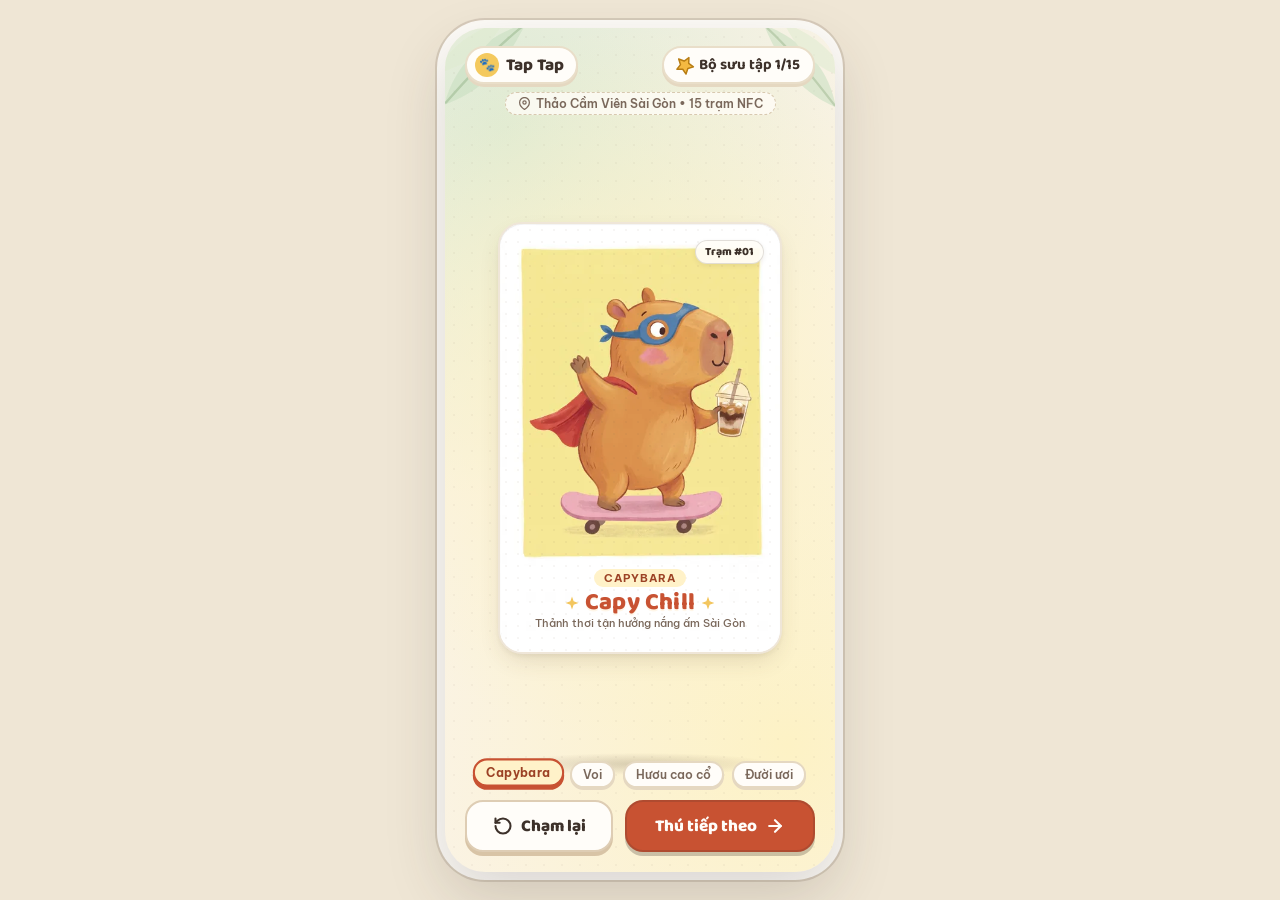
<file: demo/index.html>
<!DOCTYPE html>
<html lang="vi">
<head>
  <meta charset="UTF-8" />
  <meta name="viewport" content="width=device-width, initial-scale=1.0, maximum-scale=1.0, user-scalable=no" />
  <title>Tap Tap — Bộ Sưu Tập Thẻ Thảo Cầm Viên Sài Gòn</title>
  <link rel="preconnect" href="https://fonts.googleapis.com" />
  <link rel="preconnect" href="https://fonts.gstatic.com" crossorigin />
  <link href="https://fonts.googleapis.com/css2?family=Baloo+2:wght@600;700;800&family=Be+Vietnam+Pro:wght@400;500;600;700&display=swap" rel="stylesheet" />
  <style>
    :root {
      --bg-paper: #FAF3E6;
      --bg-tint: #FDF2C5;
      --ink-dark: #3D312A;
      --ink-muted: #7A685B;
      --card-accent: #C85232;
      --card-badge-bg: #FFF3D1;
      --card-badge-text: #9E4728;
      --ripple-color: #F4C95D;
      --leaf-tint: #DCEAD5;
      --font-display: 'Baloo 2', cursive, sans-serif;
      --font-body: 'Be Vietnam Pro', sans-serif;
    }

    * {
      box-sizing: border-box;
      margin: 0;
      padding: 0;
      -webkit-tap-highlight-color: transparent;
      user-select: none;
    }

    html, body {
      width: 100%;
      height: 100%;
      background-color: #EFE6D5;
      font-family: var(--font-body);
      color: var(--ink-dark);
      overflow: hidden;
      display: flex;
      align-items: center;
      justify-content: center;
    }

    /* Visually hidden helper for screen readers & exact prompt string compatibility */
    .sr-only {
      position: absolute;
      width: 1px;
      height: 1px;
      padding: 0;
      margin: -1px;
      overflow: hidden;
      clip: rect(0, 0, 0, 0);
      white-space: nowrap;
      border: 0;
    }

    /* 390x844 Mobile Viewport Container */
    .phone-viewport {
      position: relative;
      width: 390px;
      height: 844px;
      max-width: 100vw;
      max-height: 100dvh;
      background-color: var(--bg-paper);
      overflow: hidden;
      display: flex;
      flex-direction: column;
      justify-content: space-between;
      padding: 16px 20px 20px;
      transition: background-color 0.55s ease;
      box-shadow: 0 20px 60px rgba(61, 49, 42, 0.18), 0 0 0 1px rgba(61, 49, 42, 0.08);
    }

    @media (min-width: 420px) and (min-height: 860px) {
      .phone-viewport {
        border-radius: 40px;
        box-shadow:
          0 24px 60px rgba(61, 49, 42, 0.18),
          0 0 0 8px #FDFBF7,
          0 0 0 10px rgba(122, 104, 91, 0.22);
      }
    }

    /* Soft Gouache Watercolor Wash Background */
    .gouache-wash {
      position: absolute;
      inset: 0;
      pointer-events: none;
      z-index: 0;
      background:
        radial-gradient(circle at 50% 42%, var(--bg-tint) 0%, rgba(250, 243, 230, 0) 68%),
        radial-gradient(circle at 15% 12%, var(--leaf-tint) 0%, rgba(250, 243, 230, 0) 45%),
        radial-gradient(circle at 88% 85%, var(--bg-tint) 0%, rgba(250, 243, 230, 0) 50%);
      transition: background 0.5s ease;
    }

    /* Subtle Handmade Paper Grain Overlay */
    .paper-texture {
      position: absolute;
      inset: 0;
      pointer-events: none;
      z-index: 1;
      opacity: 0.35;
      background-image: radial-gradient(rgba(122, 104, 91, 0.16) 1px, transparent 0);
      background-size: 18px 18px;
    }

    /* Botanical Decorative Leaves (Corner Storybook Accents) */
    .botanical-deco {
      position: absolute;
      pointer-events: none;
      z-index: 1;
      opacity: 0.55;
    }
    .botanical-top-left {
      top: -12px;
      left: -14px;
      width: 110px;
      height: 110px;
      transform: rotate(-8deg);
    }
    .botanical-top-right {
      top: -8px;
      right: -16px;
      width: 105px;
      height: 105px;
      transform: scaleX(-1) rotate(-12deg);
    }

    /* Top Header: Location & Collection Counter */
    .app-header {
      position: relative;
      z-index: 10;
      display: flex;
      flex-direction: column;
      align-items: center;
      gap: 8px;
      padding-top: 2px;
    }

    .brand-row {
      width: 100%;
      display: flex;
      align-items: center;
      justify-content: space-between;
    }

    .brand-badge {
      display: inline-flex;
      align-items: center;
      gap: 7px;
      background: #FFFDF9;
      border: 2px solid #E9DEC9;
      border-radius: 999px;
      padding: 5px 12px 5px 8px;
      box-shadow: 0 3px 0 #E5D8C1;
    }

    .brand-icon {
      width: 24px;
      height: 24px;
      border-radius: 50%;
      background: #F4C95D;
      display: inline-flex;
      align-items: center;
      justify-content: center;
      font-family: var(--font-display);
      font-weight: 800;
      font-size: 13px;
      color: #523A28;
    }

    .brand-title {
      font-family: var(--font-display);
      font-weight: 800;
      font-size: 17px;
      line-height: 1;
      color: var(--ink-dark);
      letter-spacing: 0.2px;
    }

    /* Counter 'Bộ sưu tập 1/15' */
    .collection-counter {
      display: inline-flex;
      align-items: center;
      gap: 6px;
      background: #FFFDF9;
      border: 2px solid #E9DEC9;
      border-radius: 999px;
      padding: 5px 13px;
      box-shadow: 0 3px 0 #E5D8C1;
      font-family: var(--font-display);
      font-weight: 700;
      font-size: 15px;
      color: var(--ink-dark);
      transform-origin: center;
      will-change: transform;
    }

    .collection-counter.counter-pop {
      animation: counterSpringPop 0.48s cubic-bezier(0.34, 1.56, 0.64, 1) forwards;
    }

    .counter-star {
      width: 16px;
      height: 16px;
      flex-shrink: 0;
      transition: transform 0.4s cubic-bezier(0.34, 1.56, 0.64, 1);
    }

    .collection-counter.counter-pop .counter-star {
      transform: rotate(28deg) scale(1.25);
    }

    .zoo-location-pill {
      display: inline-flex;
      align-items: center;
      gap: 5px;
      font-size: 12px;
      font-weight: 600;
      color: var(--ink-muted);
      background: rgba(255, 253, 248, 0.78);
      padding: 3px 12px;
      border-radius: 999px;
      border: 1px dashed #D8C9B0;
    }

    /* Center Stage: NFC Ripple + Card Pack Pull + Card + Confetti */
    .stage-area {
      position: relative;
      z-index: 5;
      flex: 1;
      width: 100%;
      display: flex;
      flex-direction: column;
      align-items: center;
      justify-content: center;
      perspective: 1200px;
    }

    /* Step 1: Phone-tap NFC Pulse Ripple (~0.0s - 0.55s) */
    .nfc-tap-zone {
      position: absolute;
      top: 50%;
      left: 50%;
      transform: translate(-50%, -50%);
      width: 320px;
      height: 320px;
      pointer-events: none;
      display: flex;
      align-items: center;
      justify-content: center;
      z-index: 2;
    }

    .nfc-ripple-ring {
      position: absolute;
      width: 110px;
      height: 110px;
      border-radius: 50%;
      border: 3.5px solid var(--ripple-color);
      background: radial-gradient(circle, rgba(255, 252, 242, 0.55) 0%, rgba(255, 252, 242, 0) 70%);
      opacity: 0;
      transform: scale(0.35);
    }

    .is-animating .nfc-ripple-ring.r1 {
      animation: nfcRippleExpand 0.62s cubic-bezier(0.22, 1, 0.36, 1) 0.02s forwards;
    }
    .is-animating .nfc-ripple-ring.r2 {
      animation: nfcRippleExpand 0.68s cubic-bezier(0.22, 1, 0.36, 1) 0.11s forwards;
      border-style: dashed;
    }
    .is-animating .nfc-ripple-ring.r3 {
      animation: nfcRippleExpand 0.74s cubic-bezier(0.22, 1, 0.36, 1) 0.20s forwards;
    }

    /* NFC Tap Status Toast Pill */
    .nfc-tap-badge {
      position: absolute;
      top: 6px;
      z-index: 12;
      display: inline-flex;
      align-items: center;
      gap: 7px;
      background: #FFFDF9;
      border: 2px solid var(--card-accent);
      color: var(--ink-dark);
      padding: 5px 14px;
      border-radius: 999px;
      font-family: var(--font-body);
      font-size: 12.5px;
      font-weight: 700;
      box-shadow: 0 4px 12px rgba(61, 49, 42, 0.1);
      opacity: 0;
      transform: translateY(-8px) scale(0.85);
      pointer-events: none;
    }

    .is-animating .nfc-tap-badge {
      animation: nfcBadgePop 1.35s cubic-bezier(0.34, 1.56, 0.64, 1) 0.0s forwards;
    }

    .nfc-wave-icon {
      width: 16px;
      height: 16px;
      color: var(--card-accent);
      animation: nfcWavePulse 0.45s ease-in-out infinite alternate;
    }

    /* Craft-paper Pack Slot / Sleeve Hint at Bottom of Stage */
    .pack-sleeve-hint {
      position: absolute;
      bottom: 8px;
      width: 220px;
      height: 26px;
      border-radius: 16px 16px 10px 10px;
      background: #EFE2CA;
      border: 2px dashed #D5C2A3;
      box-shadow: inset 0 4px 6px rgba(92, 68, 45, 0.08);
      z-index: 1;
      opacity: 0;
      transform: translateY(12px) scaleX(0.9);
      pointer-events: none;
      display: flex;
      align-items: center;
      justify-content: center;
      font-size: 10.5px;
      font-weight: 600;
      color: #8C7762;
      letter-spacing: 0.4px;
    }

    .is-animating .pack-sleeve-hint {
      animation: sleevePeek 0.9s cubic-bezier(0.22, 1, 0.36, 1) 0.12s forwards;
    }

    /* Pastel Confetti & Sparkle Layer */
    .confetti-stage {
      position: absolute;
      inset: 0;
      pointer-events: none;
      z-index: 15;
      overflow: visible;
    }

    .confetti-piece {
      position: absolute;
      left: 50%;
      top: 48%;
      opacity: 0;
      will-change: transform, opacity;
    }

    /* Card Wrapper: Handles Idle Float after Sequence Completes */
    .card-float-wrapper {
      position: relative;
      z-index: 8;
      width: 284px;
      height: 432px;
      display: flex;
      align-items: center;
      justify-content: center;
      cursor: pointer;
      transform-style: preserve-3d;
    }

    .card-float-wrapper.is-idle {
      animation: subtleIdleFloat 3.6s ease-in-out infinite;
    }

    /* Card Motion Rig: Handles Pack Pull, Flip, and Squash-and-Stretch Landing (~0.2s - 1.25s) */
    .card-motion-rig {
      position: relative;
      width: 100%;
      height: 100%;
      transform-style: preserve-3d;
      transform-origin: 50% 62%;
      will-change: transform;
    }

    .is-animating .card-motion-rig {
      animation: cardPullFlipBounce 1.08s cubic-bezier(0.25, 1, 0.5, 1) 0.18s both;
    }

    /* Soft Dynamic Paper Ground Shadow under the Card */
    .card-ground-shadow {
      position: absolute;
      bottom: -14px;
      left: 12%;
      width: 76%;
      height: 22px;
      background: radial-gradient(ellipse at center, rgba(78, 58, 40, 0.22) 0%, rgba(78, 58, 40, 0) 72%);
      border-radius: 50%;
      z-index: 2;
      pointer-events: none;
      transition: transform 0.3s ease, opacity 0.3s ease;
    }

    .is-animating .card-ground-shadow {
      animation: shadowFollowCard 1.08s ease 0.18s both;
    }

    .card-float-wrapper.is-idle ~ .card-ground-shadow {
      animation: shadowIdleBreath 3.6s ease-in-out infinite;
    }

    /* Shared Card Face Styling (Front & Back) */
    .card-face {
      position: absolute;
      inset: 0;
      border-radius: 24px;
      backface-visibility: hidden;
      -webkit-backface-visibility: hidden;
      overflow: hidden;
      background: #FFFFFF;
      border: 2px solid #EFE6D8;
      box-shadow:
        0 10px 24px -6px rgba(82, 60, 40, 0.16),
        0 3px 7px -2px rgba(82, 60, 40, 0.09),
        inset 0 0 0 1px rgba(255, 255, 255, 0.9);
    }

    /* Card Back: Hand-Crafted Children's Book Stamp Design */
    .card-face-back {
      transform: rotateY(180deg);
      background: #FFF9EC;
      display: flex;
      align-items: center;
      justify-content: center;
      padding: 16px;
    }

    .card-back-inner {
      width: 100%;
      height: 100%;
      border-radius: 16px;
      background-color: var(--bg-tint);
      border: 2.5px dashed var(--card-accent);
      display: flex;
      flex-direction: column;
      align-items: center;
      justify-content: center;
      gap: 12px;
      padding: 20px;
      text-align: center;
      position: relative;
      overflow: hidden;
    }

    .card-back-medallion {
      width: 86px;
      height: 86px;
      border-radius: 50%;
      background: #FFFDF8;
      border: 3px solid var(--card-accent);
      display: flex;
      align-items: center;
      justify-content: center;
      box-shadow: 0 5px 0 rgba(61, 49, 42, 0.1);
    }

    .card-back-title {
      font-family: var(--font-display);
      font-weight: 800;
      font-size: 26px;
      color: var(--card-accent);
      line-height: 1.05;
      letter-spacing: 0.5px;
    }

    .card-back-sub {
      font-size: 12px;
      font-weight: 700;
      color: var(--ink-muted);
      background: #FFFDF8;
      padding: 4px 12px;
      border-radius: 999px;
    }

    /* Card Front: Uses the 4 Gouache Card Images in ./cards */
    .card-face-front {
      transform: rotateY(0deg);
      background: #FFFFFF;
    }

    /*
      Crop out the outer PNG margin (left 6.7%, right 6.7%, top 5.7%, bottom 5.3%)
      so the card artwork fills our rounded paper card cleanly with no square white corners.
    */
    .card-art-img {
      position: absolute;
      width: 115.6%;
      height: 112.5%;
      left: -7.8%;
      top: -6.3%;
      object-fit: cover;
      pointer-events: none;
      display: block;
    }

    /* Subtle Matte Paper Grain over the Card */
    .card-paper-sheen {
      position: absolute;
      inset: 0;
      pointer-events: none;
      background-image: radial-gradient(rgba(110, 88, 65, 0.055) 1px, transparent 0);
      background-size: 12px 12px;
      z-index: 3;
    }

    /* Top-right Station Number Stamp on Card */
    .card-station-stamp {
      position: absolute;
      top: 16px;
      right: 16px;
      z-index: 5;
      background: rgba(255, 253, 248, 0.92);
      border: 1.5px solid rgba(61, 49, 42, 0.15);
      border-radius: 999px;
      padding: 2px 9px;
      font-family: var(--font-display);
      font-weight: 800;
      font-size: 11.5px;
      color: var(--ink-dark);
      box-shadow: 0 2px 5px rgba(61, 49, 42, 0.08);
      opacity: 0;
      transform: scale(0.6) rotate(8deg);
    }

    .is-animating .card-station-stamp {
      animation: stampPopIn 0.38s cubic-bezier(0.34, 1.56, 0.64, 1) 1.02s forwards;
    }

    /*
      Blank White Area Under the Art:
      Spans from ~77.5% to 98% of the cropped card height.
      Matches the hand-crafted typography style in ./g1-little-habit-heroes-cards.jpg!
    */
    .card-label-zone {
      position: absolute;
      left: 14px;
      right: 14px;
      top: 78%;
      bottom: 10px;
      z-index: 6;
      display: flex;
      flex-direction: column;
      align-items: center;
      justify-content: center;
      text-align: center;
      gap: 2px;
      pointer-events: none;
    }

    .card-species-tag {
      display: inline-flex;
      align-items: center;
      gap: 4px;
      font-family: var(--font-body);
      font-size: 10.5px;
      font-weight: 700;
      text-transform: uppercase;
      letter-spacing: 0.9px;
      color: var(--card-badge-text);
      background: var(--card-badge-bg);
      padding: 2px 10px;
      border-radius: 999px;
      margin-bottom: 1px;
      opacity: 0;
      transform: translateY(8px) scale(0.75);
    }

    .is-animating .card-species-tag {
      animation: labelPopIn 0.4s cubic-bezier(0.34, 1.56, 0.64, 1) 1.05s forwards;
    }

    .card-hero-name-row {
      display: flex;
      align-items: center;
      justify-content: center;
      gap: 6px;
      width: 100%;
      opacity: 0;
      transform: translateY(12px) scale(0.68);
    }

    .is-animating .card-hero-name-row {
      animation: heroNameBounceIn 0.46s cubic-bezier(0.34, 1.65, 0.64, 1) 1.12s forwards;
    }

    .card-hero-name {
      font-family: var(--font-display);
      font-weight: 800;
      font-size: 24px;
      line-height: 1.08;
      color: var(--card-accent);
      letter-spacing: 0.2px;
      text-shadow: 0 1.5px 0 rgba(255, 245, 230, 0.9);
    }

    .name-sparkle {
      width: 14px;
      height: 14px;
      color: var(--ripple-color);
      flex-shrink: 0;
    }

    .card-habit-caption {
      font-family: var(--font-body);
      font-size: 11px;
      font-weight: 500;
      color: var(--ink-muted);
      line-height: 1.25;
      max-width: 92%;
      opacity: 0;
      transform: translateY(6px);
    }

    .is-animating .card-habit-caption {
      animation: captionFadeUp 0.36s ease-out 1.24s forwards;
    }

    /* Bottom Controls: Animal Dots + 'Chạm lại' (Replay) & Next-Animal Button */
    .app-footer {
      position: relative;
      z-index: 10;
      display: flex;
      flex-direction: column;
      align-items: center;
      gap: 12px;
      width: 100%;
    }

    /* 4 Animal Station Quick-Select Pills */
    .station-Roster {
      display: flex;
      align-items: center;
      justify-content: center;
      gap: 8px;
    }

    .station-dot-btn {
      border: 2px solid #E5D8C1;
      background: #FFFDF9;
      color: var(--ink-muted);
      border-radius: 999px;
      padding: 4px 11px;
      font-family: var(--font-body);
      font-size: 11.5px;
      font-weight: 600;
      cursor: pointer;
      transition: all 0.22s cubic-bezier(0.34, 1.56, 0.64, 1);
      box-shadow: 0 2px 0 #E5D8C1;
    }

    .station-dot-btn.active {
      background: var(--card-badge-bg);
      border-color: var(--card-accent);
      color: var(--card-badge-text);
      transform: translateY(-2px) scale(1.05);
      box-shadow: 0 3px 0 var(--card-accent);
      font-weight: 700;
    }

    .station-dot-btn:active {
      transform: translateY(1px);
    }

    /* Action Buttons Row */
    .controls-row {
      display: grid;
      grid-template-columns: 1fr 1.28fr;
      gap: 12px;
      width: 100%;
    }

    .btn-storybook {
      position: relative;
      display: inline-flex;
      align-items: center;
      justify-content: center;
      gap: 8px;
      height: 52px;
      border-radius: 18px;
      font-family: var(--font-display);
      font-weight: 800;
      font-size: 17px;
      cursor: pointer;
      transition: transform 0.16s cubic-bezier(0.34, 1.56, 0.64, 1), box-shadow 0.16s ease, background-color 0.25s ease;
    }

    .btn-replay {
      background: #FFFDF9;
      color: var(--ink-dark);
      border: 2.5px solid #DECDB4;
      box-shadow: 0 4px 0 #D8C4A6;
    }

    .btn-replay:hover {
      background: #FFF9EE;
    }

    .btn-replay:active {
      transform: translateY(3px);
      box-shadow: 0 1px 0 #D8C4A6;
    }

    .btn-next {
      background: var(--card-accent);
      color: #FFFDF9;
      border: 2.5px solid rgba(61, 49, 42, 0.18);
      box-shadow: 0 4px 0 rgba(61, 49, 42, 0.26);
    }

    .btn-next:hover {
      filter: brightness(1.04);
    }

    .btn-next:active {
      transform: translateY(3px);
      box-shadow: 0 1px 0 rgba(61, 49, 42, 0.26);
    }

    .btn-icon {
      width: 20px;
      height: 20px;
      flex-shrink: 0;
    }

    /* ==========================================================================
       KEYFRAME ANIMATIONS (~1.6s Total Sequence + Soft Hand-Made Feel)
       ========================================================================== */

    /* 1. NFC Pulse Ripple Rings (0.0s - 0.75s) */
    @keyframes nfcRippleExpand {
      0% {
        opacity: 0.85;
        transform: scale(0.32);
      }
      70% {
        opacity: 0.45;
      }
      100% {
        opacity: 0;
        transform: scale(2.75);
      }
    }

    @keyframes nfcBadgePop {
      0% {
        opacity: 0;
        transform: translateY(10px) scale(0.75);
      }
      18% {
        opacity: 1;
        transform: translateY(0px) scale(1.06);
      }
      28% {
        opacity: 1;
        transform: translateY(0px) scale(1);
      }
      82% {
        opacity: 1;
        transform: translateY(0px) scale(1);
      }
      100% {
        opacity: 0;
        transform: translateY(-6px) scale(0.92);
      }
    }

    @keyframes nfcWavePulse {
      from { transform: scale(0.92) rotate(-6deg); }
      to   { transform: scale(1.12) rotate(6deg); }
    }

    @keyframes sleevePeek {
      0% {
        opacity: 0;
        transform: translateY(18px) scaleX(0.85);
      }
      25% {
        opacity: 0.95;
        transform: translateY(0px) scaleX(1.03);
      }
      65% {
        opacity: 0.85;
        transform: translateY(0px) scaleX(1);
      }
      100% {
        opacity: 0;
        transform: translateY(12px) scaleX(0.92);
      }
    }

    /*
      2 & 3. Card Slides Up from Pack + Flips 180deg + Lands with Squash-and-Stretch Bounce
      Runs from 0.18s to 1.26s (duration 1.08s)
    */
    @keyframes cardPullFlipBounce {
      0% {
        opacity: 0;
        transform: translateY(230px) scaleX(0.72) scaleY(0.72) rotateY(180deg) rotateZ(-8deg);
      }
      14% {
        opacity: 1;
        transform: translateY(145px) scaleX(0.84) scaleY(0.86) rotateY(155deg) rotateZ(-5deg);
      }
      44% {
        opacity: 1;
        /* Peak upward pull out of the pack while completing flip */
        transform: translateY(-22px) scaleX(0.93) scaleY(1.07) rotateY(12deg) rotateZ(4deg);
      }
      62% {
        /* Landing impact: SQUASH (wider & shorter) + gentle counter-tilt */
        transform: translateY(10px) scaleX(1.075) scaleY(0.925) rotateY(0deg) rotateZ(-2.8deg);
      }
      76% {
        /* Spring rebound: STRETCH (taller & narrower) + wobble */
        transform: translateY(-7px) scaleX(0.968) scaleY(1.034) rotateY(0deg) rotateZ(1.6deg);
      }
      89% {
        /* Soft secondary cushion squash */
        transform: translateY(2.5px) scaleX(1.018) scaleY(0.984) rotateY(0deg) rotateZ(-0.6deg);
      }
      100% {
        opacity: 1;
        transform: translateY(0px) scaleX(1) scaleY(1) rotateY(0deg) rotateZ(0deg);
      }
    }

    @keyframes shadowFollowCard {
      0% {
        opacity: 0;
        transform: scale(0.45);
      }
      44% {
        opacity: 0.55;
        transform: scale(0.82);
      }
      62% {
        opacity: 1;
        transform: scale(1.12);
      }
      76% {
        opacity: 0.8;
        transform: scale(0.94);
      }
      100% {
        opacity: 0.92;
        transform: scale(1);
      }
    }

    /* 4. Name Label & Stamp Pop-in Inside Blank White Area (~1.02s - 1.55s) */
    @keyframes stampPopIn {
      0% {
        opacity: 0;
        transform: scale(0.4) rotate(14deg);
      }
      70% {
        opacity: 1;
        transform: scale(1.12) rotate(-4deg);
      }
      100% {
        opacity: 1;
        transform: scale(1) rotate(0deg);
      }
    }

    @keyframes labelPopIn {
      0% {
        opacity: 0;
        transform: translateY(8px) scale(0.7);
      }
      70% {
        opacity: 1;
        transform: translateY(-1px) scale(1.06);
      }
      100% {
        opacity: 1;
        transform: translateY(0) scale(1);
      }
    }

    @keyframes heroNameBounceIn {
      0% {
        opacity: 0;
        transform: translateY(14px) scaleX(0.75) scaleY(0.65) rotate(-2deg);
      }
      55% {
        opacity: 1;
        transform: translateY(-3px) scaleX(1.06) scaleY(1.08) rotate(1deg);
      }
      78% {
        opacity: 1;
        transform: translateY(1px) scaleX(0.98) scaleY(0.97) rotate(-0.5deg);
      }
      100% {
        opacity: 1;
        transform: translateY(0) scaleX(1) scaleY(1) rotate(0deg);
      }
    }

    @keyframes captionFadeUp {
      0% {
        opacity: 0;
        transform: translateY(6px);
      }
      100% {
        opacity: 1;
        transform: translateY(0);
      }
    }

    /* 5. Counter Pop & Subtle Idle Float (1.3s -> 1.6s+) */
    @keyframes counterSpringPop {
      0% {
        transform: scale(1);
      }
      40% {
        transform: scale(1.16) rotate(-2deg);
        background-color: var(--card-badge-bg);
        border-color: var(--card-accent);
      }
      75% {
        transform: scale(0.96) rotate(1deg);
      }
      100% {
        transform: scale(1) rotate(0deg);
      }
    }

    @keyframes subtleIdleFloat {
      0%, 100% {
        transform: translateY(0px) rotateZ(0deg);
      }
      33% {
        transform: translateY(-6px) rotateZ(0.85deg);
      }
      66% {
        transform: translateY(-3px) rotateZ(-0.75deg);
      }
    }

    @keyframes shadowIdleBreath {
      0%, 100% {
        transform: scale(1);
        opacity: 0.92;
      }
      33% {
        transform: scale(0.9);
        opacity: 0.72;
      }
      66% {
        transform: scale(0.95);
        opacity: 0.82;
      }
    }
  </style>
</head>
<body>
  <main class="phone-viewport is-animating" id="appViewport" aria-label="Ứng dụng sưu tập thẻ thú Tap Tap tại Thảo Cầm Viên Sài Gòn">
    <!-- Gouache Background Wash & Paper Texture -->
    <div class="gouache-wash" aria-hidden="true"></div>
    <div class="paper-texture" aria-hidden="true"></div>

    <!-- Storybook Botanical Corner Leaves -->
    <svg class="botanical-deco botanical-top-left" viewBox="0 0 120 120" fill="none" aria-hidden="true">
      <path d="M10 90 C30 40, 75 20, 110 15 C85 50, 60 80, 10 90 Z" fill="#C7DEC0" />
      <path d="M5 55 C25 25, 60 12, 88 8 C68 34, 42 52, 5 55 Z" fill="#DFECCF" />
      <path d="M12 88 C42 62, 72 38, 105 18" stroke="#8FB385" stroke-width="2.5" stroke-linecap="round" />
    </svg>
    <svg class="botanical-deco botanical-top-right" viewBox="0 0 120 120" fill="none" aria-hidden="true">
      <path d="M10 90 C30 40, 75 20, 110 15 C85 50, 60 80, 10 90 Z" fill="#C7DEC0" />
      <path d="M5 55 C25 25, 60 12, 88 8 C68 34, 42 52, 5 55 Z" fill="#DFECCF" />
      <path d="M12 88 C42 62, 72 38, 105 18" stroke="#8FB385" stroke-width="2.5" stroke-linecap="round" />
    </svg>

    <!-- Header: Brand, Counter 'Bộ sưu tập 1/15', Location -->
    <header class="app-header">
      <div class="brand-row">
        <div class="brand-badge">
          <span class="brand-icon" aria-hidden="true">🐾</span>
          <span class="brand-title">Tap Tap</span>
        </div>

        <div class="collection-counter" id="collectionCounter" aria-live="polite">
          <svg class="counter-star" viewBox="0 0 24 24" fill="#F4B942" stroke="#B87D14" stroke-width="1.8" stroke-linejoin="round" aria-hidden="true">
            <polygon points="12 2 15.09 8.26 22 9.27 17 14.14 18.18 21.02 12 17.77 5.82 21.02 7 14.14 2 9.27 8.91 8.26 12 2"></polygon>
          </svg>
          <span id="counterText">Bộ sưu tập 1/15</span>
        </div>
      </div>

      <div class="zoo-location-pill">
        <svg width="13" height="13" viewBox="0 0 24 24" fill="none" stroke="currentColor" stroke-width="2.3" stroke-linecap="round" stroke-linejoin="round" aria-hidden="true">
          <path d="M21 10c0 7-9 13-9 13s-9-6-9-13a9 9 0 0 1 18 0z"></path>
          <circle cx="12" cy="10" r="3"></circle>
        </svg>
        <span>Thảo Cầm Viên Sài Gòn • 15 trạm NFC</span>
      </div>
    </header>

    <!-- Center Stage: NFC Ripple + Card Pack Pull + Card + Pastel Confetti -->
    <section class="stage-area" id="stageArea">
      <!-- NFC Tap Status Pill -->
      <div class="nfc-tap-badge" id="nfcTapBadge">
        <svg class="nfc-wave-icon" viewBox="0 0 24 24" fill="none" stroke="currentColor" stroke-width="2.4" stroke-linecap="round" stroke-linejoin="round" aria-hidden="true">
          <path d="M2 12a10 10 0 0 1 10-10"></path>
          <path d="M2 12a6 6 0 0 1 6-6"></path>
          <circle cx="12" cy="12" r="2" fill="currentColor"></circle>
          <path d="M22 12a10 10 0 0 1-10 10"></path>
          <path d="M22 12a6 6 0 0 1-6 6"></path>
        </svg>
        <span id="nfcStatusText">Đã chạm thẻ NFC • Mở thẻ mới!</span>
      </div>

      <!-- Concentric NFC Pulse Ripples -->
      <div class="nfc-tap-zone" aria-hidden="true">
        <div class="nfc-ripple-ring r1"></div>
        <div class="nfc-ripple-ring r2"></div>
        <div class="nfc-ripple-ring r3"></div>
      </div>

      <!-- Pastel Confetti & Sparkle Container -->
      <div class="confetti-stage" id="confettiStage" aria-hidden="true"></div>

      <!-- Card Float Wrapper (Idle Float after 1.6s) -->
      <div class="card-float-wrapper" id="cardFloatWrapper" role="button" tabindex="0" aria-label="Chạm vào thẻ để xem lại hiệu ứng mở thẻ">
        <!-- Card Motion Rig (Pack Pull + Flip + Squash & Stretch) -->
        <div class="card-motion-rig" id="cardMotionRig">
          <!-- Card Back (Visible during initial pull/flip) -->
          <div class="card-face card-face-back" aria-hidden="true">
            <div class="card-back-inner">
              <div class="card-back-medallion">
                <svg width="44" height="44" viewBox="0 0 48 48" fill="none">
                  <circle cx="15" cy="17" r="4.5" fill="var(--card-accent)" />
                  <circle cx="24" cy="13" r="4.5" fill="var(--card-accent)" />
                  <circle cx="33" cy="17" r="4.5" fill="var(--card-accent)" />
                  <path d="M15 30 C15 24, 33 24, 33 30 C35 35, 30 39, 24 38 C18 39, 13 35, 15 30 Z" fill="var(--card-accent)" />
                </svg>
              </div>
              <div class="card-back-title">TAP TAP</div>
              <div class="card-back-sub">Thảo Cầm Viên Sài Gòn</div>
            </div>
          </div>

          <!-- Card Front (Gouache Animal Illustration + Blank White Bottom Area with Pop-in Label) -->
          <div class="card-face card-face-front">
            <img
              id="cardArtImg"
              class="card-art-img"
              src="./cards/capybara.webp"
              alt="Capy Chill — Capybara tại Thảo Cầm Viên Sài Gòn"
            />
            <div class="card-paper-sheen" aria-hidden="true"></div>

            <!-- Top-right Station Number Badge -->
            <div class="card-station-stamp" id="cardStationStamp">Trạm #01</div>

            <!-- Blank White Area Under the Art: Name Label Pops In -->
            <div class="card-label-zone">
              <div class="card-species-tag" id="cardSpeciesTag">
                <span id="cardSpeciesText">Capybara</span>
                <span class="sr-only" id="cardSpeciesAlias"></span>
              </div>

              <div class="card-hero-name-row">
                <svg class="name-sparkle" viewBox="0 0 24 24" fill="currentColor" aria-hidden="true">
                  <path d="M12 1 L14.8 9.2 L23 12 L14.8 14.8 L12 23 L9.2 14.8 L1 12 L9.2 9.2 Z" />
                </svg>
                <h1 class="card-hero-name" id="cardHeroName">Capy Chill</h1>
                <span class="sr-only" id="cardHeroAlias"></span>
                <svg class="name-sparkle" viewBox="0 0 24 24" fill="currentColor" aria-hidden="true">
                  <path d="M12 1 L14.8 9.2 L23 12 L14.8 14.8 L12 23 L9.2 14.8 L1 12 L9.2 9.2 Z" />
                </svg>
              </div>

              <p class="card-habit-caption" id="cardHabitCaption">
                Thảnh thơi tận hưởng nắng ấm Sài Gòn
              </p>
            </div>
          </div>
        </div>
      </div>

      <!-- Soft Ground Shadow under Card -->
      <div class="card-ground-shadow" aria-hidden="true"></div>

      <!-- Craft-paper Pack Sleeve at Bottom -->
      <div class="pack-sleeve-hint" aria-hidden="true">
        <span>✦ Túi thẻ kỷ niệm Thảo Cầm Viên ✦</span>
      </div>
    </section>

    <!-- Footer Controls: 4 Animal Selector Pills + Replay & Next Buttons -->
    <footer class="app-footer">
      <div class="station-Roster" role="tablist" aria-label="Chọn thẻ thú">
        <button type="button" class="station-dot-btn active" data-index="0" role="tab" aria-selected="true">
          Capybara
        </button>
        <button type="button" class="station-dot-btn" data-index="1" role="tab" aria-selected="false">
          Voi
        </button>
        <button type="button" class="station-dot-btn" data-index="2" role="tab" aria-selected="false">
          Hươu cao cổ<span class="sr-only"> Hưu cao cổ Hơu Nón Lá</span>
        </button>
        <button type="button" class="station-dot-btn" data-index="3" role="tab" aria-selected="false">
          Đười ươi<span class="sr-only"> ời ơi i ơi Nước Mía</span>
        </button>
      </div>

      <div class="controls-row">
        <button type="button" class="btn-storybook btn-replay" id="btnReplay" aria-label="Chạm lại để phát lại hiệu ứng mở thẻ">
          <svg class="btn-icon" viewBox="0 0 24 24" fill="none" stroke="currentColor" stroke-width="2.5" stroke-linecap="round" stroke-linejoin="round" aria-hidden="true">
            <path d="M3 12a9 9 0 1 0 9-9 9.75 9.75 0 0 0-6.74 2.74L3 8"></path>
            <path d="M3 3v5h5"></path>
          </svg>
          <span>Chạm lại<span class="sr-only"> Chm li</span></span>
        </button>

        <button type="button" class="btn-storybook btn-next" id="btnNext" aria-label="Xem thẻ thú tiếp theo">
          <span id="btnNextText">Thú tiếp theo</span>
          <svg class="btn-icon" viewBox="0 0 24 24" fill="none" stroke="currentColor" stroke-width="2.6" stroke-linecap="round" stroke-linejoin="round" aria-hidden="true">
            <path d="M5 12h14"></path>
            <path d="m12 5 7 7-7 7"></path>
          </svg>
        </button>
      </div>
    </footer>
  </main>

  <script>
    (function () {
      // Preload all 4 gouache animal card images so card switches are instant
      const CARDS = [
        {
          id: 'capybara',
          species: 'Capybara',
          speciesAlias: 'Capybara',
          heroName: 'Capy Chill',
          heroAlias: 'Capy Chill',
          station: 'Trạm #01',
          caption: 'Thảnh thơi tận hưởng nắng ấm Sài Gòn',
          image: './cards/capybara.webp',
          bgTint: '#FDF2C5',
          cardAccent: '#C85232',
          badgeBg: '#FFF2C9',
          badgeText: '#9C4225',
          rippleColor: '#F3C65F',
          leafTint: '#DCEAD5',
          confettiPalette: ['#F6D06C', '#E87A64', '#79A6D2', '#F5B8C4', '#B9DFB0']
        },
        {
          id: 'elephant',
          species: 'Voi',
          speciesAlias: 'Voi',
          heroName: 'Voi Bánh Mì',
          heroAlias: 'Voi Bánh Mì',
          station: 'Trạm #04',
          caption: 'Nạp năng lượng giòn rụm cho buổi sáng vui',
          image: './cards/card_elephant.webp',
          bgTint: '#DFF0E4',
          cardAccent: '#2F7664',
          badgeBg: '#E3F4E8',
          badgeText: '#266152',
          rippleColor: '#7EC4A8',
          leafTint: '#E6F2D9',
          confettiPalette: ['#8FD1B6', '#F5C95D', '#E88B6C', '#A9D6E5', '#F7D697']
        },
        {
          id: 'giraffe',
          species: 'Hươu cao cổ',
          speciesAlias: 'Hưu cao cổ',
          heroName: 'Hươu Nón Lá',
          heroAlias: 'Hơu Nón Lá',
          station: 'Trạm #09',
          caption: 'Đội nón lá dạo mát dưới bóng cây xanh',
          image: './cards/card_giraffe.webp',
          bgTint: '#FDE4CE',
          cardAccent: '#C24638',
          badgeBg: '#FEEAD8',
          badgeText: '#9E382C',
          rippleColor: '#F4A261',
          leafTint: '#E5ECD2',
          confettiPalette: ['#F4A261', '#E76F51', '#A8D08D', '#F6D57A', '#F7B7A3']
        },
        {
          id: 'orangutan',
          species: 'Đười ươi',
          speciesAlias: 'ời ơi',
          heroName: 'Đười Ươi Nước Mía',
          heroAlias: 'i ơi Nước Mía',
          station: 'Trạm #12',
          caption: 'Ngọt mát sảng khoái giữa vòm cây rợp bóng',
          image: './cards/card_orangutan.webp',
          bgTint: '#EAE3F8',
          cardAccent: '#6C468A',
          badgeBg: '#EFE9FA',
          badgeText: '#583773',
          rippleColor: '#B596DC',
          leafTint: '#DFEBDC',
          confettiPalette: ['#B89CE0', '#F4C95D', '#B5DF9E', '#F29CA3', '#9EC5E8']
        }
      ];

      // Preload images into browser cache
      CARDS.forEach((card) => {
        const img = new Image();
        img.src = card.image;
      });

      const appViewport = document.getElementById('appViewport');
      const cardFloatWrapper = document.getElementById('cardFloatWrapper');
      const cardArtImg = document.getElementById('cardArtImg');
      const cardStationStamp = document.getElementById('cardStationStamp');
      const cardSpeciesText = document.getElementById('cardSpeciesText');
      const cardSpeciesAlias = document.getElementById('cardSpeciesAlias');
      const cardHeroName = document.getElementById('cardHeroName');
      const cardHeroAlias = document.getElementById('cardHeroAlias');
      const cardHabitCaption = document.getElementById('cardHabitCaption');
      const collectionCounter = document.getElementById('collectionCounter');
      const counterText = document.getElementById('counterText');
      const confettiStage = document.getElementById('confettiStage');
      const btnReplay = document.getElementById('btnReplay');
      const btnNext = document.getElementById('btnNext');
      const dotButtons = Array.from(document.querySelectorAll('.station-dot-btn'));

      let currentIndex = 0;
      let idleTimer = null;
      let confettiTimer = null;
      let counterTimer = null;

      // Spawn soft pastel paper confetti & hand-drawn 4-point sparkles upon card landing (~0.84s)
      function spawnPastelConfetti(palette) {
        confettiStage.innerHTML = '';
        const count = 22;

        for (let i = 0; i < count; i++) {
          const piece = document.createElement('div');
          piece.className = 'confetti-piece';

          // Distribute around the upper/middle perimeter of the card
          const angle = (Math.PI * 2 * i) / count + (Math.random() - 0.5) * 0.25;
          const startRadius = 60 + Math.random() * 45;
          const endRadius = 135 + Math.random() * 58;

          const startX = Math.cos(angle) * startRadius;
          const startY = Math.sin(angle) * (startRadius * 1.15) - 10;
          const endX = Math.cos(angle) * endRadius;
          const endY = Math.sin(angle) * (endRadius * 1.18) + (18 + Math.random() * 26);

          const color = palette[i % palette.length];
          const isSparkle = i % 3 === 0;
          const size = isSparkle ? 13 + Math.random() * 6 : 8 + Math.random() * 6;
          const rotStart = Math.round(Math.random() * 90 - 45);
          const rotEnd = rotStart + Math.round((Math.random() > 0.5 ? 1 : -1) * (110 + Math.random() * 90));

          if (isSparkle) {
            piece.innerHTML = `<svg width="${size}" height="${size}" viewBox="0 0 24 24" fill="${color}">
              <path d="M12 1 L14.8 9.2 L23 12 L14.8 14.8 L12 23 L9.2 14.8 L1 12 L9.2 9.2 Z"/>
            </svg>`;
          } else {
            piece.style.width = `${size}px`;
            piece.style.height = `${size * 0.68}px`;
            piece.style.backgroundColor = color;
            piece.style.borderRadius = i % 2 === 0 ? '999px' : '3px';
          }

          confettiStage.appendChild(piece);

          piece.animate(
            [
              {
                opacity: 0,
                transform: `translate(${startX}px, ${startY}px) scale(0.2) rotate(${rotStart}deg)`
              },
              {
                opacity: 0.95,
                transform: `translate(${(startX + endX) * 0.55}px, ${(startY + endY) * 0.5 - 12}px) scale(1.08) rotate(${(rotStart + rotEnd) * 0.5}deg)`,
                offset: 0.35
              },
              {
                opacity: 0,
                transform: `translate(${endX}px, ${endY}px) scale(0.55) rotate(${rotEnd}deg)`
              }
            ],
            {
              duration: 680 + Math.random() * 180,
              easing: 'cubic-bezier(0.22, 1, 0.36, 1)',
              fill: 'forwards'
            }
          );
        }
      }

      // Apply card content & palette, then trigger the ~1.6s NFC reveal sequence
      function playCardReveal(index) {
        currentIndex = ((index % CARDS.length) + CARDS.length) % CARDS.length;
        const card = CARDS[currentIndex];

        // Clear pending timers
        if (idleTimer) clearTimeout(idleTimer);
        if (confettiTimer) clearTimeout(confettiTimer);
        if (counterTimer) clearTimeout(counterTimer);

        // Update CSS theme variables for soft gouache palette
        const rootStyle = document.documentElement.style;
        rootStyle.setProperty('--bg-tint', card.bgTint);
        rootStyle.setProperty('--card-accent', card.cardAccent);
        rootStyle.setProperty('--card-badge-bg', card.badgeBg);
        rootStyle.setProperty('--card-badge-text', card.badgeText);
        rootStyle.setProperty('--ripple-color', card.rippleColor);
        rootStyle.setProperty('--leaf-tint', card.leafTint);

        // Update card content
        cardArtImg.src = card.image;
        cardArtImg.alt = `${card.heroName} — ${card.species} tại Thảo Cầm Viên Sài Gòn`;
        cardStationStamp.textContent = card.station;
        cardSpeciesText.textContent = card.species;
        cardSpeciesAlias.textContent = card.speciesAlias !== card.species ? card.speciesAlias : '';
        cardHeroName.textContent = card.heroName;
        cardHeroAlias.textContent = card.heroAlias !== card.heroName ? card.heroAlias : '';
        cardHabitCaption.textContent = card.caption;

        // Update active selector pill
        dotButtons.forEach((btn, idx) => {
          const isActive = idx === currentIndex;
          btn.classList.toggle('active', isActive);
          btn.setAttribute('aria-selected', isActive ? 'true' : 'false');
        });

        // Reset animation states cleanly using reflow
        cardFloatWrapper.classList.remove('is-idle');
        collectionCounter.classList.remove('counter-pop');
        appViewport.classList.remove('is-animating');
        confettiStage.innerHTML = '';

        // Force layout reflow so CSS keyframe sequence restarts from 0.0s
        void appViewport.offsetWidth;

        // Start ~1.6s sequence
        appViewport.classList.add('is-animating');

        // At ~0.78s (when card lands with squash-and-stretch), burst light pastel confetti/sparkles
        confettiTimer = setTimeout(() => {
          spawnPastelConfetti(card.confettiPalette);
        }, 780);

        // At ~1.28s, pop the 'Bộ sưu tập 1/15' counter badge
        counterTimer = setTimeout(() => {
          counterText.textContent = 'Bộ sưu tập 1/15';
          collectionCounter.classList.add('counter-pop');
        }, 1280);

        // At ~1.6s, enter subtle continuous paper idle float
        idleTimer = setTimeout(() => {
          cardFloatWrapper.classList.add('is-idle');
        }, 1600);
      }

      // Replay button ('Chạm lại')
      btnReplay.addEventListener('click', () => {
        playCardReveal(currentIndex);
      });

      // Next-animal button ('Thú tiếp theo')
      btnNext.addEventListener('click', () => {
        playCardReveal(currentIndex + 1);
      });

      // Tapping the card itself also replays the reveal
      cardFloatWrapper.addEventListener('click', () => {
        playCardReveal(currentIndex);
      });
      cardFloatWrapper.addEventListener('keydown', (e) => {
        if (e.key === 'Enter' || e.key === ' ') {
          e.preventDefault();
          playCardReveal(currentIndex);
        }
      });

      // Quick-select animal tabs
      dotButtons.forEach((btn) => {
        btn.addEventListener('click', () => {
          const idx = parseInt(btn.getAttribute('data-index'), 10);
          playCardReveal(idx);
        });
      });

      // Run initial card reveal on load
      playCardReveal(0);
    })();
  </script>
</body>
</html>
</file>
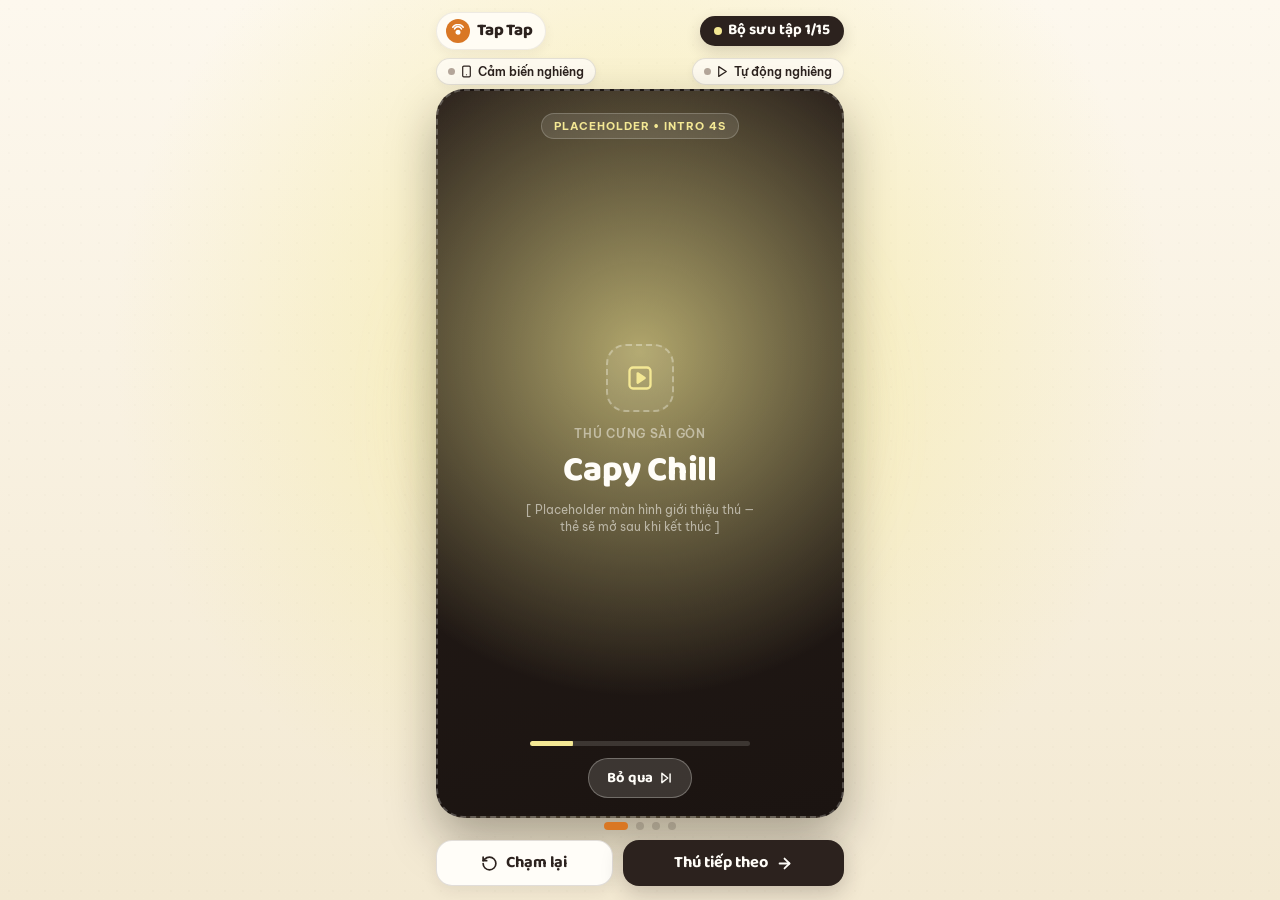
<file: demo/motion-v7/index.html>
<!DOCTYPE html>
<html lang="vi">

<head>
  <meta charset="UTF-8" />
  <meta name="viewport"
    content="width=device-width, initial-scale=1.0, maximum-scale=1.0, user-scalable=no, viewport-fit=cover" />
  <title>Tap Tap — Khám Phá Thẻ Thú 3D</title>

  <!-- Google Fonts: Baloo 2 + Be Vietnam Pro -->
  <link rel="preconnect" href="https://fonts.googleapis.com" />
  <link rel="preconnect" href="https://fonts.gstatic.com" crossorigin />
  <link
    href="https://fonts.googleapis.com/css2?family=Baloo+2:wght@600;700;800&family=Be+Vietnam+Pro:wght@400;500;600;700&display=swap"
    rel="stylesheet" />

  <!-- GSAP from CDN -->
  <script src="https://cdnjs.cloudflare.com/ajax/libs/gsap/3.12.5/gsap.min.js"></script>

  <style>
    :root {
      --bg-top: #fdf8ee;
      --bg-bottom: #f3e9d2;
      --theme-pastel: #f4e894;
      --theme-accent: #d97724;
      --theme-glow: rgba(244, 232, 148, 0.65);
      --ink-dark: #2c221e;
      --ink-muted: #6e5d53;
      --card-cream: #fffdf8;
      --card-back-cream: #faf1de;
      --card-border: #efe6d5;
      --glare-x: 50%;
      --glare-y: 50%;
      --spec-x: 50%;
      --spec-y: 50%;
      --spec-angle: 126deg;
      --holo-x: 50%;
      --holo-y: 50%;
      --holo-angle: 118deg;
      --spec-opacity: 0;
      --holo-opacity: 0;
      --glare-opacity: 0;
      --shadow-x: 0px;
      --shadow-y: 22px;
      --shadow-blur: 38px;
    }

    * {
      box-sizing: border-box;
      margin: 0;
      padding: 0;
      -webkit-tap-highlight-color: transparent;
      user-select: none;
      -webkit-user-select: none;
    }

    html,
    body {
      width: 100%;
      height: 100%;
      height: 100dvh;
      overflow: hidden;
      font-family: 'Be Vietnam Pro', -apple-system, BlinkMacSystemFont, sans-serif;
      color: var(--ink-dark);
      background: radial-gradient(circle at 50% 38%, var(--theme-glow) 0%, transparent 62%),
        linear-gradient(180deg, var(--bg-top) 0%, var(--bg-bottom) 100%);
      transition: background 0.55s ease;
      touch-action: none;
    }

    /* Subtle tactile paper grain across the viewport */
    .ambient-grain {
      position: fixed;
      inset: 0;
      pointer-events: none;
      z-index: 1;
      opacity: 0.28;
      background-image: radial-gradient(rgba(44, 34, 30, 0.06) 1px, transparent 0);
      background-size: 18px 18px;
    }

    /* Ambient floating gouache blob behind the card */
    .ambient-halo {
      position: fixed;
      left: 50%;
      top: 46%;
      width: 340px;
      height: 340px;
      transform: translate(-50%, -50%);
      border-radius: 50%;
      background: var(--theme-pastel);
      filter: blur(56px);
      opacity: 0.58;
      pointer-events: none;
      z-index: 0;
      transition: background 0.5s ease;
    }

    /* Full viewport app shell optimized for 390x844 mobile-first */
    .app-shell {
      position: relative;
      z-index: 2;
      width: 100%;
      max-width: 440px;
      height: 100%;
      height: 100dvh;
      margin: 0 auto;
      display: flex;
      flex-direction: column;
      justify-content: space-between;
      padding: max(12px, env(safe-area-inset-top)) 16px max(14px, env(safe-area-inset-bottom));
    }

    /* Top Bar: Brand + Collection Counter + Sensor / Demo Controls */
    .top-bar {
      display: flex;
      flex-direction: column;
      gap: 8px;
      flex-shrink: 0;
    }

    .top-row-main {
      display: flex;
      align-items: center;
      justify-content: space-between;
      gap: 8px;
    }

    .brand-pill {
      display: inline-flex;
      align-items: center;
      gap: 7px;
      background: rgba(255, 253, 248, 0.88);
      backdrop-filter: blur(10px);
      -webkit-backdrop-filter: blur(10px);
      border: 1.5px solid rgba(44, 34, 30, 0.08);
      padding: 6px 12px 6px 9px;
      border-radius: 999px;
      box-shadow: 0 4px 12px rgba(44, 34, 30, 0.06);
    }

    .brand-icon {
      width: 24px;
      height: 24px;
      border-radius: 50%;
      background: var(--theme-accent);
      color: #fff;
      display: grid;
      place-items: center;
      transition: background 0.4s ease;
    }

    .brand-name {
      font-family: 'Baloo 2', cursive;
      font-weight: 800;
      font-size: 1.05rem;
      line-height: 1;
      letter-spacing: -0.01em;
      color: var(--ink-dark);
    }

    .collection-counter {
      display: inline-flex;
      align-items: center;
      gap: 6px;
      background: #2c221e;
      color: #fffdf8;
      padding: 7px 14px;
      border-radius: 999px;
      font-family: 'Baloo 2', cursive;
      font-weight: 700;
      font-size: 0.95rem;
      line-height: 1;
      box-shadow: 0 6px 16px rgba(44, 34, 30, 0.16);
    }

    .collection-dot {
      width: 8px;
      height: 8px;
      border-radius: 50%;
      background: var(--theme-pastel);
      transition: background 0.4s ease;
    }

    /* Sub-bar for Gyro permission & Desktop Auto-Demo toggle */
    .top-row-tools {
      display: flex;
      align-items: center;
      justify-content: space-between;
      gap: 8px;
    }

    .tool-chip {
      appearance: none;
      border: 1px solid rgba(44, 34, 30, 0.12);
      background: rgba(255, 253, 248, 0.78);
      backdrop-filter: blur(8px);
      -webkit-backdrop-filter: blur(8px);
      color: var(--ink-dark);
      font-family: 'Be Vietnam Pro', sans-serif;
      font-size: 0.74rem;
      font-weight: 600;
      padding: 5px 11px;
      border-radius: 999px;
      display: inline-flex;
      align-items: center;
      gap: 5px;
      cursor: pointer;
      transition: all 0.2s ease;
      box-shadow: 0 2px 8px rgba(44, 34, 30, 0.05);
    }

    .tool-chip:hover {
      background: #fffdf8;
      transform: translateY(-1px);
    }

    .tool-chip:active {
      transform: translateY(0) scale(0.97);
    }

    .tool-chip.is-active {
      background: var(--theme-accent);
      color: #fff;
      border-color: transparent;
      box-shadow: 0 4px 12px rgba(217, 119, 36, 0.3);
    }

    .tool-chip .status-led {
      width: 7px;
      height: 7px;
      border-radius: 50%;
      background: #b5a79b;
      transition: background 0.2s ease, box-shadow 0.2s ease;
    }

    .tool-chip.is-active .status-led {
      background: #fff;
      box-shadow: 0 0 6px #fff;
    }

    /* Center Stage: NFC Ripple + 3D Card Perspective Container */
    .stage-area {
      position: relative;
      flex: 1;
      display: flex;
      flex-direction: column;
      align-items: center;
      justify-content: center;
      perspective: 1100px;
      -webkit-perspective: 1100px;
      min-height: 0;
      z-index: 5;
    }

    /* NFC Ripple Origin Layer */
    .nfc-ripple-stage {
      position: absolute;
      left: 50%;
      top: 50%;
      transform: translate(-50%, -50%);
      width: 280px;
      height: 280px;
      pointer-events: none;
      display: grid;
      place-items: center;
      z-index: 1;
    }

    .nfc-ring {
      position: absolute;
      width: 84px;
      height: 84px;
      border-radius: 50%;
      border: 2.5px solid var(--theme-accent);
      background: radial-gradient(circle, var(--theme-glow) 0%, transparent 70%);
      opacity: 0;
      transform: scale(0.4);
    }

    .nfc-core-badge {
      position: relative;
      width: 76px;
      height: 76px;
      border-radius: 50%;
      background: #fffdf8;
      border: 2px solid var(--theme-accent);
      box-shadow: 0 12px 28px rgba(44, 34, 30, 0.16);
      display: flex;
      flex-direction: column;
      align-items: center;
      justify-content: center;
      gap: 2px;
      color: var(--theme-accent);
      opacity: 0;
      transform: scale(0.5);
    }

    .nfc-core-badge span {
      font-family: 'Baloo 2', cursive;
      font-weight: 800;
      font-size: 0.68rem;
      letter-spacing: 0.04em;
      color: var(--ink-dark);
    }

    /* Confetti particles around card reveal */
    .particles-layer {
      position: absolute;
      left: 50%;
      top: 50%;
      width: 0;
      height: 0;
      pointer-events: none;
      z-index: 2;
    }

    .mote {
      position: absolute;
      width: 10px;
      height: 10px;
      border-radius: 50%;
      background: var(--theme-accent);
      opacity: 0;
    }

    /* 3D Card Wrapper: handles fly-in position/scale while inner .card-rotator handles tilt + flip */
    .card-fly-wrapper {
      position: relative;
      z-index: 4;
      width: min(78vw, 304px);
      aspect-ratio: 1696 / 2528;
      max-height: calc(100dvh - 228px);
      width: auto;
      height: min(63dvh, 456px);
      transform-style: preserve-3d;
      -webkit-transform-style: preserve-3d;
      cursor: grab;
      touch-action: none;
    }

    .card-fly-wrapper:active {
      cursor: grabbing;
    }

    /* Dynamic Ground Shadow that responds to 3D tilt */
    .card-ground-shadow {
      position: absolute;
      inset: 5% 6%;
      border-radius: 30px;
      background: rgba(36, 25, 18, 0.26);
      filter: blur(var(--shadow-blur));
      /* v5: was translateZ(-48px); a Z offset makes the blurred shadow a 3D plane that the tilted card cuts through */
      transform: translate(var(--shadow-x), var(--shadow-y)) scale(0.95);
      transition: background 0.3s ease;
      pointer-events: none;
    }

    /* v5 FIX (root cause of the hard-edged diagonal "shine"): the blurred .card-ground-shadow sits at
       translateZ(-48px) in the SAME preserve-3d context as the tilting card. At ~±20deg tilt the card plane
       crosses the shadow plane, Chrome splits the planes along the intersection line and paints the blurred
       shadow over part of the card -> a straight, hard-edged bright/dark wedge (front and back).
       The tilt now happens inside a flat stage with its own perspective, so the shadow can never intersect it. */
    .card-tilt-stage {
      position: absolute;
      inset: 0;
      transform-style: flat;
      -webkit-transform-style: flat;
      perspective: 1100px;
      -webkit-perspective: 1100px;
      isolation: isolate;
    }

    /* Card 3D Rotator (combines interactive tilt rotateX/rotateY + 180deg flip) */
    .card-rotator {
      position: relative;
      width: 100%;
      height: 100%;
      transform-style: preserve-3d;
      -webkit-transform-style: preserve-3d;
      will-change: transform;
    }

    /* Physical Card Edge Thickness Layers */
    .card-edge-plate {
      position: absolute;
      inset: 0;
      border-radius: 26px;
      background: #e6dac6;
      transform: translateZ(-2px);
      pointer-events: none;
    }

    /* Shared Face Styles (Front & Back) */
    /* v5 FIX: backface-visibility only on the face itself. Previously `.card-face *` put every child
       (art, frame, holo layers) into the parent preserve-3d context as separate 3D planes; Chrome then
       depth-sorted/split those coplanar planes (BSP) and applied mix-blend-mode per fragment, producing
       hard diagonal/horizontal light patches while tilting. Each face is now a flat, isolated 2D group. */
    .card-face {
      backface-visibility: hidden;
      -webkit-backface-visibility: hidden;
      transform-style: flat;
      -webkit-transform-style: flat;
      isolation: isolate;
    }

    .card-face {
      position: absolute;
      inset: 0;
      border-radius: 26px;
      background: var(--card-cream);
      box-shadow:
        inset 0 0 0 1.5px rgba(255, 255, 255, 0.92),
        inset 0 0 0 3px rgba(44, 34, 30, 0.06),
        0 2px 6px rgba(44, 34, 30, 0.08);
      overflow: hidden;
    }

    /* ================= FRONT FACE ================= */
    .card-face-front {
      transform: rotateY(0deg) translateZ(2px);
      background: #ffffff;
    }

    /* Layer 1: Parallax Gouache Art Layer */
    .card-art-viewport {
      position: absolute;
      inset: 0;
      border-radius: 26px;
      overflow: hidden;
      background: #ffffff;
      transform: translateZ(0px);
    }

    /*
      The source PNGs (1696x2528) contain a white polaroid card at:
      x: 6.72%..93.28% (width 86.56%), y: 5.70%..94.78% (height 89.08%).
      Expanding the image to 115.5% width & 112.2% height crops out the baked-in outer PNG shadow
      so our real-time 3D card frame IS the physical card edge, and shifting it gives pure art parallax!
    */
    .card-art-img {
      position: absolute;
      width: 115.5%;
      height: 112.3%;
      left: -7.75%;
      top: -5.8%;
      object-fit: cover;
      pointer-events: none;
      will-change: transform;
      transform: translate3d(0px, 0px, 0px) scale(1.02);
      filter: contrast(1.02) saturate(1.03);
    }

    /* Layer 2: Tactile Matte Paper Cutout Frame & Inner Bevel Window (Parallax Layer vs Art) */
    .card-paper-frame {
      position: absolute;
      inset: 0;
      border-radius: 26px;
      pointer-events: none;
      will-change: transform;
      /* Frame window cutout around the gouache art using box-shadow & border */
      box-shadow:
        inset 0 0 0 14px #ffffff,
        inset 0 0 0 15.5px rgba(44, 34, 30, 0.07);
    }

    /* Recessed inner window bevel around the gouache illustration */
    .art-window-bevel {
      position: absolute;
      left: 6.4%;
      right: 6.4%;
      top: 4.6%;
      bottom: 22.2%;
      border-radius: 10px;
      pointer-events: none;
      box-shadow:
        inset 0 2px 5px rgba(44, 34, 30, 0.10),
        inset 0 0 0 1px rgba(44, 34, 30, 0.06),
        0 0 0 22px #ffffff;
      transition: box-shadow 0.2s ease;
    }

    /* Top floating rarity / series micro-header on the paper frame */
    .card-top-stamp {
      position: absolute;
      top: 8px;
      left: 7%;
      right: 7%;
      display: flex;
      align-items: center;
      justify-content: space-between;
      font-size: 0.62rem;
      font-weight: 700;
      letter-spacing: 0.08em;
      text-transform: uppercase;
      color: rgba(44, 34, 30, 0.42);
      pointer-events: none;
      z-index: 3;
    }

    /* Layer 3: Bottom Nameplate under the art (Parallax foreground layer) */
    .card-caption-plate {
      position: absolute;
      left: 0;
      right: 0;
      bottom: 0;
      height: 23.2%;
      background: linear-gradient(180deg, rgba(255, 255, 255, 0.96) 0%, #ffffff 28%);
      display: flex;
      flex-direction: column;
      align-items: center;
      justify-content: center;
      padding: 4px 14px 10px;
      pointer-events: none;
      will-change: transform;
      z-index: 4;
    }

    .card-series-tag {
      display: inline-flex;
      align-items: center;
      gap: 5px;
      padding: 2px 9px;
      border-radius: 999px;
      background: var(--theme-pastel);
      color: var(--ink-dark);
      font-size: 0.65rem;
      font-weight: 700;
      letter-spacing: 0.04em;
      text-transform: uppercase;
      margin-bottom: 3px;
      transition: background 0.4s ease;
    }

    /* Animal Name under art — MUST fit one line for all 4 names */
    .card-animal-name {
      font-family: 'Baloo 2', cursive;
      font-weight: 800;
      font-size: clamp(1.22rem, 5.2vw, 1.52rem);
      line-height: 1.15;
      color: var(--ink-dark);
      white-space: nowrap;
      overflow: hidden;
      text-overflow: ellipsis;
      max-width: 100%;
      text-align: center;
      letter-spacing: -0.01em;
      text-shadow: 0 2px 0 rgba(44, 34, 30, 0.06);
    }

    .card-flip-microhint {
      margin-top: 3px;
      font-size: 0.66rem;
      font-weight: 500;
      color: var(--ink-muted);
      opacity: 0.78;
      display: inline-flex;
      align-items: center;
      gap: 4px;
    }

    /* ================= BACK FACE (180° FLIP) ================= */
    .card-face-back {
      transform: rotateY(180deg) translateZ(2px);
      background: linear-gradient(165deg, #fffaf0 0%, var(--card-back-cream) 100%);
      display: flex;
      flex-direction: column;
      justify-content: space-between;
      padding: 18px 18px 16px;
      text-align: center;
    }

    .back-ornament-frame {
      position: absolute;
      inset: 11px;
      border-radius: 18px;
      border: 2px dashed rgba(217, 119, 36, 0.28);
      pointer-events: none;
    }

    .back-header {
      position: relative;
      z-index: 2;
      display: flex;
      flex-direction: column;
      align-items: center;
      gap: 4px;
      margin-top: 4px;
    }

    .back-logo-badge {
      display: inline-flex;
      align-items: center;
      gap: 8px;
      background: #2c221e;
      color: #fffdf8;
      padding: 7px 16px;
      border-radius: 999px;
      box-shadow: 0 6px 16px rgba(44, 34, 30, 0.14);
    }

    .back-logo-text {
      font-family: 'Baloo 2', cursive;
      font-weight: 800;
      font-size: 1.25rem;
      line-height: 1;
      letter-spacing: 0.01em;
    }

    .back-subtitle {
      font-size: 0.7rem;
      font-weight: 700;
      text-transform: uppercase;
      letter-spacing: 0.1em;
      color: var(--theme-accent);
      margin-top: 2px;
    }

    .back-fact-card {
      position: relative;
      z-index: 2;
      background: rgba(255, 253, 248, 0.92);
      border: 1.5px solid rgba(44, 34, 30, 0.08);
      border-radius: 18px;
      padding: 16px 15px;
      box-shadow: 0 8px 20px rgba(44, 34, 30, 0.05);
      display: flex;
      flex-direction: column;
      align-items: center;
      gap: 8px;
    }

    .back-fact-pill {
      display: inline-flex;
      align-items: center;
      gap: 5px;
      background: var(--theme-pastel);
      color: var(--ink-dark);
      font-family: 'Baloo 2', cursive;
      font-weight: 700;
      font-size: 0.8rem;
      padding: 3px 12px;
      border-radius: 999px;
    }

    .back-animal-title {
      font-family: 'Baloo 2', cursive;
      font-weight: 800;
      font-size: 1.2rem;
      color: var(--ink-dark);
      line-height: 1.15;
    }

    .back-fact-text {
      font-size: 0.84rem;
      line-height: 1.52;
      color: #463831;
      font-weight: 500;
    }

    .back-footer {
      position: relative;
      z-index: 2;
      display: flex;
      flex-direction: column;
      align-items: center;
      gap: 3px;
      font-size: 0.7rem;
      font-weight: 600;
      color: var(--ink-muted);
      margin-bottom: 2px;
    }

    /* ================= POKEMON TCG POCKET STYLE REFINED HOLO & GLARE ================= */
    /* Layer 1: Soft thin diagonal specular band with smooth multi-stop Gaussian falloff (no hard edges) */
    .card-holo-specular {
      position: absolute;
      inset: 0;
      border-radius: 26px;
      pointer-events: none;
      z-index: 10;
      background-image: linear-gradient(
        var(--spec-angle, 126deg),
        rgba(255, 255, 255, 0) 0%,
        rgba(255, 255, 255, 0) 45%,
        rgba(255, 255, 252, 0.05) 46.6%,
        rgba(255, 255, 252, 0.22) 47.8%,
        rgba(255, 255, 255, 0.58) 48.9%,
        rgba(255, 255, 255, 0.92) 49.6%,
        rgba(255, 255, 255, 1) 50%,
        rgba(255, 255, 255, 0.92) 50.4%,
        rgba(255, 255, 255, 0.58) 51.1%,
        rgba(255, 255, 252, 0.22) 52.2%,
        rgba(255, 255, 252, 0.05) 53.4%,
        rgba(255, 255, 255, 0) 55%,
        rgba(255, 255, 255, 0) 100%
      ); /* v6: narrow Gaussian-like band (~10% wide) */
      background-size: 280% 280%;
      background-position: var(--spec-x, 50%) var(--spec-y, 50%);
      background-repeat: no-repeat;
      mix-blend-mode: screen; /* v5: was overlay (darkened on light paper) */
      opacity: var(--spec-opacity, 0);
      will-change: background-position, opacity;
    }

    /* Layer 2: Subtle iridescent rainbow layer with color-dodge/overlay at low opacity */
    .card-holo-rainbow {
      position: absolute;
      inset: 0;
      border-radius: 26px;
      pointer-events: none;
      z-index: 11;
      background-image: linear-gradient(
        var(--holo-angle, 118deg),
        rgba(255, 150, 195, 0) 0%,
        rgba(255, 150, 195, 0) 20%,
        rgba(255, 155, 198, 0.28) 27%,
        rgba(255, 214, 138, 0.68) 35%,
        rgba(152, 244, 200, 0.82) 44%,
        rgba(138, 212, 255, 0.88) 50%,
        rgba(196, 162, 255, 0.82) 56%,
        rgba(255, 166, 210, 0.68) 65%,
        rgba(255, 220, 150, 0.28) 73%,
        rgba(160, 238, 215, 0) 80%,
        rgba(160, 238, 215, 0) 100%
      );
      background-size: 280% 280%;
      background-position: var(--holo-x, 50%) var(--holo-y, 50%);
      background-repeat: no-repeat;
      mix-blend-mode: color-dodge;
      opacity: var(--holo-opacity, 0.02);
      will-change: background-position, opacity;
    }

    /* Layer 3: Radial glare following the tilt angle with smooth cosine falloff */
    .card-holo-glare {
      position: absolute;
      inset: 0;
      border-radius: 26px;
      pointer-events: none;
      z-index: 12;
      background-image: radial-gradient(
        farthest-corner circle at var(--glare-x, 50%) var(--glare-y, 50%),
        rgba(255, 255, 255, 0.78) 0%,
        rgba(255, 253, 246, 0.46) 18%,
        rgba(255, 251, 240, 0.18) 38%,
        rgba(255, 249, 235, 0.04) 58%,
        rgba(255, 255, 255, 0) 78%
      );
      background-repeat: no-repeat;
      mix-blend-mode: soft-light; /* v5 */
      opacity: var(--glare-opacity, 0.04);
      will-change: opacity;
    }

    /* v7-final: text-safe holo masks, generic for every animal card.
       Stops come from CSS vars (% of face height) that JS measures from the real text blocks
       (caption plate on front; header, fact card, footer on back) after each card's data is applied,
       so longer names/facts automatically widen the dimmed zones. Defaults = template layout.
       --mask-text: residual strength over text (specular/glare 0.30 on back, 0.12 front; rainbow 0.30). */
    .card-face {
      --mask-feather: 5%;
      --mf-text-top: 76%;
      --mb-head-end: 20%;
      --mb-fact-top: 30%;
      --mb-fact-end: 72%;
      --mb-foot-top: 85%;
    }
    .card-face-front .card-holo-specular,
    .card-face-front .card-holo-glare,
    .card-face-front .card-holo-rainbow {
      --mask-text: rgba(0,0,0,0.12);
      -webkit-mask-image: linear-gradient(180deg, #000 0%, #000 calc(var(--mf-text-top) - var(--mask-feather) * 2), var(--mask-text) var(--mf-text-top), var(--mask-text) 100%);
      mask-image: linear-gradient(180deg, #000 0%, #000 calc(var(--mf-text-top) - var(--mask-feather) * 2), var(--mask-text) var(--mf-text-top), var(--mask-text) 100%);
    }
    .card-face-front .card-holo-rainbow { --mask-text: rgba(0,0,0,0.30); }
    .card-face-back .card-holo-specular,
    .card-face-back .card-holo-glare,
    .card-face-back .card-holo-rainbow {
      --mask-text: rgba(0,0,0,0.30);
      --mb-mask: linear-gradient(180deg,
        var(--mask-text) 0%,
        var(--mask-text) var(--mb-head-end),
        #000 calc(var(--mb-head-end) + var(--mask-feather)),
        #000 calc(var(--mb-fact-top) - var(--mask-feather)),
        var(--mask-text) var(--mb-fact-top),
        var(--mask-text) var(--mb-fact-end),
        #000 calc(var(--mb-fact-end) + var(--mask-feather)),
        #000 calc(var(--mb-foot-top) - var(--mask-feather)),
        var(--mask-text) var(--mb-foot-top),
        var(--mask-text) 100%);
      -webkit-mask-image: var(--mb-mask);
      mask-image: var(--mb-mask);
    }

    /* Subtle watercolor paper texture overlay on the card */
    .card-paper-texture {
      position: absolute;
      inset: 0;
      border-radius: 26px;
      pointer-events: none;
      z-index: 9;
      opacity: 0.14;
      background-image:
        radial-gradient(rgba(92, 70, 50, 0.14) 0.75px, transparent 0),
        radial-gradient(rgba(92, 70, 50, 0.09) 0.75px, transparent 0);
      background-size: 12px 12px;
      background-position: 0 0, 6px 6px;
    }

    /* ================= PLACEHOLDER INTRO SCREEN (4s AFTER NFC TAP) ================= */
    .intro-placeholder-overlay {
      position: absolute;
      inset: 4px 0;
      border-radius: 28px;
      z-index: 20;
      background:
        radial-gradient(circle at 50% 36%, var(--theme-glow) 0%, rgba(30, 23, 19, 0) 68%),
        linear-gradient(168deg, #261d19 0%, #1b1411 100%);
      color: #fffdf8;
      border: 2px dashed rgba(255, 253, 248, 0.24);
      box-shadow: 0 22px 48px rgba(24, 17, 13, 0.34);
      display: flex;
      flex-direction: column;
      align-items: center;
      justify-content: space-between;
      padding: 22px 20px 18px;
      text-align: center;
      opacity: 0;
      visibility: hidden;
      pointer-events: none;
    }

    .intro-placeholder-overlay.is-visible {
      visibility: visible;
      pointer-events: auto;
    }

    .intro-top-pill {
      display: inline-flex;
      align-items: center;
      gap: 6px;
      padding: 5px 12px;
      border-radius: 999px;
      background: rgba(255, 253, 248, 0.1);
      border: 1px solid rgba(255, 253, 248, 0.2);
      font-size: 0.68rem;
      font-weight: 700;
      letter-spacing: 0.09em;
      text-transform: uppercase;
      color: var(--theme-pastel);
    }

    .intro-center-content {
      display: flex;
      flex-direction: column;
      align-items: center;
      gap: 10px;
      max-width: 280px;
    }

    .intro-placeholder-box {
      width: 68px;
      height: 68px;
      border-radius: 20px;
      border: 2px dashed rgba(255, 253, 248, 0.32);
      background: rgba(255, 253, 248, 0.06);
      display: grid;
      place-items: center;
      color: var(--theme-pastel);
      margin-bottom: 4px;
    }

    .intro-series-label {
      font-size: 0.76rem;
      font-weight: 600;
      letter-spacing: 0.06em;
      text-transform: uppercase;
      color: rgba(255, 253, 248, 0.68);
    }

    .intro-animal-name {
      font-family: 'Baloo 2', cursive;
      font-weight: 800;
      font-size: clamp(1.75rem, 6.8vw, 2.2rem);
      line-height: 1.12;
      color: #fffdf8;
      letter-spacing: -0.01em;
    }

    .intro-placeholder-note {
      font-size: 0.76rem;
      line-height: 1.45;
      color: rgba(255, 253, 248, 0.56);
      max-width: 230px;
    }

    .intro-bottom-bar {
      width: 100%;
      display: flex;
      flex-direction: column;
      align-items: center;
      gap: 12px;
    }

    .intro-progress-track {
      width: 100%;
      max-width: 220px;
      height: 5px;
      border-radius: 999px;
      background: rgba(255, 253, 248, 0.14);
      overflow: hidden;
    }

    .intro-progress-fill {
      width: 100%;
      height: 100%;
      border-radius: 999px;
      background: var(--theme-pastel);
      transform-origin: left center;
      transform: scaleX(0);
    }

    .intro-skip-btn {
      appearance: none;
      border: 1.5px solid rgba(255, 253, 248, 0.28);
      background: rgba(255, 253, 248, 0.14);
      color: #fffdf8;
      font-family: 'Baloo 2', cursive;
      font-weight: 700;
      font-size: 0.92rem;
      padding: 7px 18px;
      border-radius: 999px;
      display: inline-flex;
      align-items: center;
      gap: 6px;
      cursor: pointer;
      transition: background 0.2s ease, transform 0.15s ease;
    }

    .intro-skip-btn:hover {
      background: rgba(255, 253, 248, 0.24);
    }

    .intro-skip-btn:active {
      transform: scale(0.95);
    }

    /* Queue count badge on 'Thú tiếp theo' button */
    .queue-badge {
      display: none;
      align-items: center;
      justify-content: center;
      min-width: 20px;
      height: 20px;
      padding: 0 6px;
      border-radius: 999px;
      background: var(--theme-pastel);
      color: var(--ink-dark);
      font-family: 'Be Vietnam Pro', sans-serif;
      font-size: 0.7rem;
      font-weight: 800;
      line-height: 1;
    }

    .queue-badge.is-visible {
      display: inline-flex;
    }

    /* Interactive Hint Pill below Stage */
    .gesture-hint {
      margin-top: 10px;
      display: inline-flex;
      align-items: center;
      gap: 6px;
      padding: 5px 12px;
      border-radius: 999px;
      background: rgba(255, 253, 248, 0.74);
      border: 1px solid rgba(44, 34, 30, 0.08);
      font-size: 0.74rem;
      font-weight: 600;
      color: var(--ink-muted);
      backdrop-filter: blur(6px);
      -webkit-backdrop-filter: blur(6px);
    }

    /* Bottom Controls: Animal Indicator Dots + 2 Main Action Buttons */
    .bottom-bar {
      display: flex;
      flex-direction: column;
      gap: 10px;
      flex-shrink: 0;
      z-index: 6;
    }

    .animal-dots {
      display: flex;
      align-items: center;
      justify-content: center;
      gap: 8px;
    }

    .animal-dot {
      width: 8px;
      height: 8px;
      border-radius: 999px;
      background: rgba(44, 34, 30, 0.18);
      border: none;
      padding: 0;
      cursor: pointer;
      transition: all 0.3s cubic-bezier(0.34, 1.56, 0.64, 1);
    }

    .animal-dot.is-active {
      width: 24px;
      background: var(--theme-accent);
    }

    .action-buttons {
      display: grid;
      grid-template-columns: 1fr 1.25fr;
      gap: 10px;
    }

    .btn {
      appearance: none;
      border: none;
      border-radius: 16px;
      padding: 13px 16px;
      font-family: 'Baloo 2', cursive;
      font-weight: 700;
      font-size: 1.02rem;
      line-height: 1.1;
      display: inline-flex;
      align-items: center;
      justify-content: center;
      gap: 8px;
      cursor: pointer;
      transition: transform 0.18s cubic-bezier(0.34, 1.56, 0.64, 1), box-shadow 0.2s ease, background 0.3s ease;
    }

    .btn:active {
      transform: scale(0.96);
    }

    .btn-secondary {
      background: #fffdf8;
      color: var(--ink-dark);
      border: 1.5px solid rgba(44, 34, 30, 0.14);
      box-shadow: 0 6px 16px rgba(44, 34, 30, 0.07);
    }

    .btn-secondary:hover {
      background: #fff;
      box-shadow: 0 8px 20px rgba(44, 34, 30, 0.11);
    }

    .btn-primary {
      background: #2c221e;
      color: #fffdf8;
      box-shadow: 0 8px 22px rgba(44, 34, 30, 0.22);
    }

    .btn-primary:hover {
      background: #3d302a;
      box-shadow: 0 10px 26px rgba(44, 34, 30, 0.28);
    }

    /* Compact height adjustments for smaller mobile viewports */
    @media (max-height: 740px) {
      .card-fly-wrapper {
        height: min(58dvh, 390px);
      }

      .btn {
        padding: 10px 14px;
        font-size: 0.95rem;
      }
    }
  </style>
</head>

<body>
  <div class="ambient-grain"></div>
  <div class="ambient-halo" id="ambientHalo"></div>

  <main class="app-shell">
    <!-- Top Header & Controls -->
    <header class="top-bar">
      <div class="top-row-main">
        <div class="brand-pill">
          <div class="brand-icon" aria-hidden="true">
            <svg width="14" height="14" viewBox="0 0 24 24" fill="none" stroke="currentColor" stroke-width="2.6"
              stroke-linecap="round" stroke-linejoin="round">
              <path d="M6 8.5a6.5 6.5 0 0 1 12 0" />
              <path d="M3 5.5a11 11 0 0 1 18 0" />
              <circle cx="12" cy="14" r="3" fill="currentColor" />
            </svg>
          </div>
          <span class="brand-name">Tap Tap</span>
        </div>

        <div class="collection-counter" id="collectionCounter" aria-live="polite">
          <span class="collection-dot"></span>
          <span id="counterText">Bộ sưu tập 1/15</span>
        </div>
      </div>

      <div class="top-row-tools">
        <!-- iOS / Mobile DeviceOrientation Gyro Permission Button -->
        <button type="button" class="tool-chip" id="gyroBtn" title="Bật cảm biến nghiêng 3D trên điện thoại">
          <span class="status-led"></span>
          <svg width="13" height="13" viewBox="0 0 24 24" fill="none" stroke="currentColor" stroke-width="2.2"
            stroke-linecap="round" stroke-linejoin="round">
            <rect x="5" y="2" width="14" height="20" rx="2" ry="2" />
            <line x1="12" y1="18" x2="12.01" y2="18" />
          </svg>
          <span id="gyroBtnLabel">Cảm biến nghiêng</span>
        </button>

        <!-- Desktop Auto-Demo Mode Toggle for recording -->
        <button type="button" class="tool-chip" id="autoDemoBtn" title="Tự động nghiêng 3D để quay video">
          <span class="status-led"></span>
          <svg width="13" height="13" viewBox="0 0 24 24" fill="none" stroke="currentColor" stroke-width="2.2"
            stroke-linecap="round" stroke-linejoin="round">
            <polygon points="5 3 19 12 5 21 5 3" />
          </svg>
          <span id="autoDemoLabel">Tự động nghiêng</span>
        </button>
      </div>
    </header>

    <!-- Center 3D Card Stage -->
    <section class="stage-area" id="stageArea" aria-label="Sân khấu thẻ thú 3D">
      <!-- NFC Contactless Ripple Visual -->
      <div class="nfc-ripple-stage" id="nfcRippleStage" aria-hidden="true">
        <div class="nfc-ring" id="nfcRing1"></div>
        <div class="nfc-ring" id="nfcRing2"></div>
        <div class="nfc-ring" id="nfcRing3"></div>
        <div class="nfc-core-badge" id="nfcCoreBadge">
          <svg width="26" height="26" viewBox="0 0 24 24" fill="none" stroke="currentColor" stroke-width="2.3"
            stroke-linecap="round" stroke-linejoin="round">
            <path d="M6 8.32a7.43 7.43 0 0 1 0 7.36" />
            <path d="M9.46 6.21a11.76 11.76 0 0 1 0 11.58" />
            <path d="M12.91 4.1a15.91 15.91 0 0 1 .01 15.8" />
            <path d="M16.37 2a20.16 20.16 0 0 1 0 20" />
          </svg>
          <span>NFC TAP</span>
        </div>
      </div>

      <!-- Placeholder Intro Screen (shown for ~4s after NFC tap, before Card Reveal) -->
      <div class="intro-placeholder-overlay" id="introOverlay" role="region" aria-label="Màn hình giới thiệu tạm thời">
        <div class="intro-top-pill">
          <span>PLACEHOLDER • INTRO 4S</span>
        </div>

        <div class="intro-center-content" id="introCenterContent">
          <div class="intro-placeholder-box" aria-hidden="true">
            <svg width="28" height="28" viewBox="0 0 24 24" fill="none" stroke="currentColor" stroke-width="2" stroke-linecap="round" stroke-linejoin="round">
              <rect x="3" y="3" width="18" height="18" rx="3" />
              <polygon points="10 8 16 12 10 16 10 8" fill="currentColor" />
            </svg>
          </div>
          <span class="intro-series-label" id="introSeriesLabel">Thú Cưng Sài Gòn</span>
          <h2 class="intro-animal-name" id="introAnimalName">Capy Chill</h2>
          <p class="intro-placeholder-note">[ Placeholder màn hình giới thiệu thú — thẻ sẽ mở sau khi kết thúc ]</p>
        </div>

        <div class="intro-bottom-bar">
          <div class="intro-progress-track" aria-hidden="true">
            <div class="intro-progress-fill" id="introProgressFill"></div>
          </div>
          <button type="button" class="intro-skip-btn" id="skipIntroBtn">
            <span>Bỏ qua</span>
            <svg width="14" height="14" viewBox="0 0 24 24" fill="none" stroke="currentColor" stroke-width="2.5" stroke-linecap="round" stroke-linejoin="round">
              <polygon points="5 4 15 12 5 20 5 4" />
              <line x1="19" y1="5" x2="19" y2="19" />
            </svg>
          </button>
        </div>
      </div>

      <!-- Subtle Gouache Confetti Burst Layer -->
      <div class="particles-layer" id="particlesLayer" aria-hidden="true"></div>

      <!-- 3D Card Object -->
      <div class="card-fly-wrapper" id="cardFlyWrapper">
        <div class="card-ground-shadow" id="cardShadow"></div>

        <!-- v5 FIX: flat stage isolates the tilting card from the ground shadow's 3D plane -->
        <div class="card-tilt-stage">
        <div class="card-rotator" id="cardRotator">
          <div class="card-edge-plate"></div>

          <!-- FRONT SIDE -->
          <div class="card-face card-face-front" id="cardFront">
            <!-- Parallax Layer 1: Recessed Gouache Illustration -->
            <div class="card-art-viewport">
              <img id="cardArtImg" class="card-art-img" src="./cards/capybara.png" alt="Capy Chill" draggable="false" />
            </div>

            <!-- Parallax Layer 2: Matte Paper Cutout Frame & Bevel -->
            <div class="card-paper-frame" id="cardPaperFrame">
              <div class="card-top-stamp">
                <span id="cardCodeStamp">TAP TAP • #01</span>
                <span>★★★</span>
              </div>
              <div class="art-window-bevel" id="artWindowBevel"></div>
            </div>

            <!-- Parallax Layer 3: Foreground Nameplate Under Art -->
            <div class="card-caption-plate" id="cardCaptionPlate">
              <div class="card-series-tag" id="cardSeriesTag">Thú Cưng Sài Gòn</div>
              <h1 class="card-animal-name" id="cardAnimalName">Capy Chill</h1>
              <div class="card-flip-microhint">
                <svg width="11" height="11" viewBox="0 0 24 24" fill="none" stroke="currentColor" stroke-width="2.3"
                  stroke-linecap="round" stroke-linejoin="round">
                  <path d="M17 2.1l4 4-4 4" />
                  <path d="M3 12.2v-2a4 4 0 0 1 4-4h14" />
                  <path d="M7 21.9l-4-4 4-4" />
                  <path d="M21 11.8v2a4 4 0 0 1-4 4H3" />
                </svg>
                <span>Chạm thẻ để lật mặt sau</span>
              </div>
            </div>

            <!-- Matte Paper Grain & Refined Pokemon TCG Pocket Holo Layers -->
            <div class="card-paper-texture"></div>
            <div class="card-holo-specular"></div>
            <div class="card-holo-rainbow"></div>
            <div class="card-holo-glare"></div>
          </div>

          <!-- BACK SIDE (Cream back with 'Tap Tap' logo & 1 fun fact text) -->
          <div class="card-face card-face-back" id="cardBack">
            <div class="back-ornament-frame"></div>

            <div class="back-header">
              <div class="back-logo-badge">
                <svg width="18" height="18" viewBox="0 0 24 24" fill="none" stroke="currentColor" stroke-width="2.4"
                  stroke-linecap="round" stroke-linejoin="round">
                  <path d="M6 8.5a6.5 6.5 0 0 1 12 0" />
                  <path d="M3 5.5a11 11 0 0 1 18 0" />
                  <circle cx="12" cy="14" r="3" fill="currentColor" />
                </svg>
                <span class="back-logo-text">Tap Tap</span>
              </div>
              <span class="back-subtitle">Thẻ Sưu Tập NFC Tương Tác</span>
            </div>

            <div class="back-fact-card" id="backFactCard">
              <span class="back-fact-pill">✨ Sự thật thú vị</span>
              <h2 class="back-animal-title" id="backAnimalTitle">Capy Chill</h2>
              <p class="back-fact-text" id="backFactText">
                Chuột lang nước Capybara là &ldquo;bậc thầy ngoại giao&rdquo; của tự nhiên — chúng hiền lành đến mức
                chim chóc, khỉ và cả cá sấu đều thích ngồi nghỉ chân trên lưng chúng!
              </p>
            </div>

            <div class="back-footer">
              <span id="backSerialText">Mã thẻ #01/15 • Phiên bản Gouache</span>
              <span>Chạm vào thẻ để lật lại mặt trước ↻</span>
            </div>

            <!-- Matte Paper Grain & Refined Pokemon TCG Pocket Holo Layers on Back Side -->
            <div class="card-paper-texture"></div>
            <div class="card-holo-specular"></div>
            <div class="card-holo-rainbow"></div>
            <div class="card-holo-glare"></div>
          </div>
        </div>
        </div>
      </div>

      <!-- Gesture Helper Pill -->
      <div class="gesture-hint" id="gestureHint">
        <span>Kéo để nghiêng 3D • Chạm thẻ để lật 180°</span>
      </div>
    </section>

    <!-- Bottom Controls -->
    <footer class="bottom-bar">
      <div class="animal-dots" id="animalDots" role="tablist" aria-label="Danh sách thú">
        <button type="button" class="animal-dot is-active" data-index="0" aria-label="Capy Chill"></button>
        <button type="button" class="animal-dot" data-index="1" aria-label="Voi Bánh Mì"></button>
        <button type="button" class="animal-dot" data-index="2" aria-label="Hươu Nón Lá"></button>
        <button type="button" class="animal-dot" data-index="3" aria-label="Đười Ươi Nớc Mía"></button>
      </div>

      <div class="action-buttons">
        <button type="button" class="btn btn-secondary" id="replayTapBtn">
          <svg width="17" height="17" viewBox="0 0 24 24" fill="none" stroke="currentColor" stroke-width="2.4"
            stroke-linecap="round" stroke-linejoin="round">
            <path d="M3 12a9 9 0 1 0 9-9 9.75 9.75 0 0 0-6.74 2.74L3 8" />
            <path d="M3 3v5h5" />
          </svg>
          <span>Chạm lại</span>
        </button>

        <button type="button" class="btn btn-primary" id="nextAnimalBtn">
          <span>Thú tiếp theo</span>
          <span class="queue-badge" id="nextQueueBadge" aria-live="polite"></span>
          <svg width="17" height="17" viewBox="0 0 24 24" fill="none" stroke="currentColor" stroke-width="2.5"
            stroke-linecap="round" stroke-linejoin="round">
            <path d="M5 12h14" />
            <path d="m12 5 7 7-7 7" />
          </svg>
        </button>
      </div>
    </footer>
  </main>

  <script>
    (function () {
      'use strict';

      // Card Data in exact required order
      const CARDS = [
        {
          id: 'capybara',
          name: 'Capy Chill',
          image: './cards/capybara.png',
          code: 'TAP TAP • #01',
          serial: 'Mã thẻ #01/15 • Phiên bản Gouache',
          series: 'Thú Cưng Sài Gòn',
          pastel: '#f4e894',
          accent: '#d97724',
          glow: 'rgba(244, 232, 148, 0.68)',
          fact: 'Chuột lang nước Capybara là “bậc thầy ngoại giao” của tự nhiên — chúng hiền lành đến mức chim chóc, khỉ và cả cá sấu đều thích ngồi nghỉ chân trên lưng chúng!'
        },
        {
          id: 'elephant',
          name: 'Voi Bánh Mì',
          image: './cards/card_elephant.png',
          code: 'TAP TAP • #02',
          serial: 'Mã thẻ #02/15 • Phiên bản Gouache',
          series: 'Ẩm Thực Đường Phố',
          pastel: '#cde6d0',
          accent: '#2f8568',
          glow: 'rgba(205, 230, 208, 0.72)',
          fact: 'Chiếc vòi của voi có tới hơn 40.000 bó cơ nhưng không có một khúc xương nào — vừa đủ khỏe để nhổ cây lớn, vừa đủ khéo để cầm gọn ổ bánh mì giòn rụm!'
        },
        {
          id: 'giraffe',
          name: 'Hươu Nón Lá',
          image: './cards/card_giraffe.png',
          code: 'TAP TAP • #03',
          serial: 'Mã thẻ #03/15 • Phiên bản Gouache',
          series: 'Dạo Phố Ngày Nắng',
          pastel: '#ffd2b1',
          accent: '#d95b26',
          glow: 'rgba(255, 210, 177, 0.72)',
          fact: 'Dù sở hữu chiếc cổ dài gần 2 mét để vươn tới tán cây cao nhất, hươu cao cổ lại có đúng 7 đốt sống cổ — bằng hệt số đốt sống cổ của con người!'
        },
        {
          id: 'orangutan',
          name: 'Đười Ươi Nớc Mía',
          image: './cards/card_orangutan.png',
          code: 'TAP TAP • #04',
          serial: 'Mã thẻ #04/15 • Phiên bản Gouache',
          series: 'Giải Nhiệt Miền Nhiệt Đới',
          pastel: '#d8cfec',
          accent: '#6f42c1',
          glow: 'rgba(216, 207, 236, 0.74)',
          fact: 'Đười ươi trong tiếng Mã Lai có nghĩa là “Người Rừng”. Mỗi buổi tối, chúng biết tự đan ổ lá êm ái trên ngọn cây và dùng tàu lá lớn che mưa như một chiếc ô!'
        }
      ];

      // Preload all 4 card images so transitions are instant
      CARDS.forEach((c) => {
        const img = new Image();
        img.src = c.image;
      });

      // DOM Elements
      const rootEl = document.documentElement;
      const counterText = document.getElementById('counterText');
      const collectionCounter = document.getElementById('collectionCounter');
      const gyroBtn = document.getElementById('gyroBtn');
      const gyroBtnLabel = document.getElementById('gyroBtnLabel');
      const autoDemoBtn = document.getElementById('autoDemoBtn');
      const autoDemoLabel = document.getElementById('autoDemoLabel');
      const nfcRing1 = document.getElementById('nfcRing1');
      const nfcRing2 = document.getElementById('nfcRing2');
      const nfcRing3 = document.getElementById('nfcRing3');
      const nfcCoreBadge = document.getElementById('nfcCoreBadge');
      const introOverlay = document.getElementById('introOverlay');
      const introSeriesLabel = document.getElementById('introSeriesLabel');
      const introAnimalName = document.getElementById('introAnimalName');
      const introProgressFill = document.getElementById('introProgressFill');
      const skipIntroBtn = document.getElementById('skipIntroBtn');
      const particlesLayer = document.getElementById('particlesLayer');
      const cardFlyWrapper = document.getElementById('cardFlyWrapper');
      const cardRotator = document.getElementById('cardRotator');
      const cardArtImg = document.getElementById('cardArtImg');
      const cardPaperFrame = document.getElementById('cardPaperFrame');
      const artWindowBevel = document.getElementById('artWindowBevel');
      const cardCaptionPlate = document.getElementById('cardCaptionPlate');
      const backFactCard = document.getElementById('backFactCard');
      const cardCodeStamp = document.getElementById('cardCodeStamp');
      const cardSeriesTag = document.getElementById('cardSeriesTag');
      const cardAnimalName = document.getElementById('cardAnimalName');
      const backAnimalTitle = document.getElementById('backAnimalTitle');
      const backFactText = document.getElementById('backFactText');
      const backSerialText = document.getElementById('backSerialText');
      const replayTapBtn = document.getElementById('replayTapBtn');
      const nextAnimalBtn = document.getElementById('nextAnimalBtn');
      const nextQueueBadge = document.getElementById('nextQueueBadge');
      const dotButtons = Array.from(document.querySelectorAll('.animal-dot'));

      // State
      let currentIndex = 0;
      let collectionCount = 1; // Starts at 1/15 and increases per animal
      let isFlipped = false;
      let isRevealing = false;
      let isFlipping = false;
      let isDragging = false;
      let autoDemoActive = false;
      let gyroActive = false;
      let gyroBaseline = { beta: null, gamma: null };
      let activeIntroCleanup = null;

      // Queue for 'Thú tiếp theo' (and other navigation actions) clicked during an active animation
      const actionQueue = [];

      function updateQueueBadge() {
        const queuedNextCount = actionQueue.length;
        if (queuedNextCount > 0) {
          nextQueueBadge.textContent = `+${queuedNextCount}`;
          nextQueueBadge.classList.add('is-visible');
        } else {
          nextQueueBadge.textContent = '';
          nextQueueBadge.classList.remove('is-visible');
        }
      }

      function processNextInQueue() {
        if (isRevealing || isFlipping || actionQueue.length === 0) return;
        const nextAction = actionQueue.shift();
        updateQueueBadge();
        if (nextAction.type === 'next') {
          currentIndex = (currentIndex + 1) % CARDS.length;
          playNfcReveal(currentIndex, true);
        } else if (nextAction.type === 'goto') {
          if (nextAction.index === currentIndex) {
            playNfcReveal(currentIndex, false);
          } else {
            currentIndex = nextAction.index;
            playNfcReveal(currentIndex, true);
          }
        } else if (nextAction.type === 'replay') {
          playNfcReveal(currentIndex, false);
        }
      }

      // 3D Tilt state (degrees)
      const tiltState = {
        rotX: 0,
        rotY: 0,
        flipY: 0,
        scale: 1
      };

      // Pokemon TCG Pocket Holo state eased via GSAP quickTo
      const holoState = {
        glareX: 50,
        glareY: 50,
        specX: 50,
        specY: 50,
        specAngle: 126,
        holoX: 50,
        holoY: 50,
        holoAngle: 118,
        specOpacity: 0,
        holoOpacity: 0,
        glareOpacity: 0
      };

      function syncHoloVars() {
        rootEl.style.setProperty('--glare-x', `${holoState.glareX.toFixed(2)}%`);
        rootEl.style.setProperty('--glare-y', `${holoState.glareY.toFixed(2)}%`);
        rootEl.style.setProperty('--spec-x', `${holoState.specX.toFixed(2)}%`);
        rootEl.style.setProperty('--spec-y', `${holoState.specY.toFixed(2)}%`);
        rootEl.style.setProperty('--spec-angle', `${holoState.specAngle.toFixed(2)}deg`);
        rootEl.style.setProperty('--holo-x', `${holoState.holoX.toFixed(2)}%`);
        rootEl.style.setProperty('--holo-y', `${holoState.holoY.toFixed(2)}%`);
        rootEl.style.setProperty('--holo-angle', `${holoState.holoAngle.toFixed(2)}deg`);
        rootEl.style.setProperty('--spec-opacity', holoState.specOpacity.toFixed(3));
        rootEl.style.setProperty('--holo-opacity', holoState.holoOpacity.toFixed(3));
        rootEl.style.setProperty('--glare-opacity', holoState.glareOpacity.toFixed(3));
      }

      // GSAP quickTo setters for silky-smooth Pokemon TCG Pocket holo & glare tracking
      const quickHolo = window.gsap
        ? {
            glareX: gsap.quickTo(holoState, 'glareX', { duration: 0.26, ease: 'power3.out', onUpdate: syncHoloVars }),
            glareY: gsap.quickTo(holoState, 'glareY', { duration: 0.26, ease: 'power3.out', onUpdate: syncHoloVars }),
            specX: gsap.quickTo(holoState, 'specX', { duration: 0.32, ease: 'power3.out', onUpdate: syncHoloVars }),
            specY: gsap.quickTo(holoState, 'specY', { duration: 0.32, ease: 'power3.out', onUpdate: syncHoloVars }),
            specAngle: gsap.quickTo(holoState, 'specAngle', { duration: 0.34, ease: 'power3.out', onUpdate: syncHoloVars }),
            holoX: gsap.quickTo(holoState, 'holoX', { duration: 0.36, ease: 'power3.out', onUpdate: syncHoloVars }),
            holoY: gsap.quickTo(holoState, 'holoY', { duration: 0.36, ease: 'power3.out', onUpdate: syncHoloVars }),
            holoAngle: gsap.quickTo(holoState, 'holoAngle', { duration: 0.36, ease: 'power3.out', onUpdate: syncHoloVars }),
            specOpacity: gsap.quickTo(holoState, 'specOpacity', { duration: 0.3, ease: 'power2.out', onUpdate: syncHoloVars }),
            holoOpacity: gsap.quickTo(holoState, 'holoOpacity', { duration: 0.3, ease: 'power2.out', onUpdate: syncHoloVars }),
            glareOpacity: gsap.quickTo(holoState, 'glareOpacity', { duration: 0.3, ease: 'power2.out', onUpdate: syncHoloVars })
          }
        : null;

      // Pointer tracking to distinguish tap (flip) vs drag (tilt)
      let pointerDownInfo = null;
      const MAX_TILT_DEG = 22;

      // Create confetti motes for reveal burst
      const motes = [];
      for (let i = 0; i < 14; i++) {
        const m = document.createElement('div');
        m.className = 'mote';
        particlesLayer.appendChild(m);
        motes.push(m);
      }

      // Render current 3D transform, parallax depth (art vs frame), and Pokemon TCG Pocket holo
      function renderCard3D() {
        const rx = tiltState.rotX;
        const ry = tiltState.rotY;
        const totalY = ry + tiltState.flipY;

        // 1. Main 3D Card rotation
        cardRotator.style.transform =
          `rotateX(${rx.toFixed(2)}deg) rotateY(${totalY.toFixed(2)}deg) scale3d(${tiltState.scale.toFixed(3)}, ${tiltState.scale.toFixed(3)}, 1)`;

        // 2. Parallax depth: Art layer moves opposite to frame layer to create recessed 3D depth
        const normX = Math.max(-1, Math.min(1, ry / MAX_TILT_DEG));
        const normY = Math.max(-1, Math.min(1, -rx / MAX_TILT_DEG));

        const artShiftX = -normX * 14;
        const artShiftY = -normY * 14;
        cardArtImg.style.transform = `translate3d(${artShiftX.toFixed(1)}px, ${artShiftY.toFixed(1)}px, 0px) scale(1.045)`;

        // Frame & Foreground nameplate counter-shift for tangible depth separation
        const frameShiftX = normX * 3.5;
        const frameShiftY = normY * 3.5;
        cardPaperFrame.style.transform = `translate3d(${frameShiftX.toFixed(1)}px, ${frameShiftY.toFixed(1)}px, 0px)`;
        artWindowBevel.style.boxShadow =
          `inset ${(-normX * 6).toFixed(1)}px ${(-normY * 6 + 2).toFixed(1)}px 8px rgba(44, 34, 30, 0.14), ` +
          `inset 0 0 0 1px rgba(44, 34, 30, 0.07), 0 0 0 22px #ffffff`;

        const captionShiftX = normX * 5.5;
        const captionShiftY = normY * 5.5;
        cardCaptionPlate.style.transform = `translate3d(${captionShiftX.toFixed(1)}px, ${captionShiftY.toFixed(1)}px, 0px)`;
        backFactCard.style.transform = `translate3d(${(-normX * 5).toFixed(1)}px, ${(normY * 5).toFixed(1)}px, 0px)`;

        // 3. Refined Pokemon TCG Pocket Holo: Specular band + Iridescent rainbow + Radial glare eased via quickTo
        const targetGlareX = 50 - normX * 36;
        const targetGlareY = 48 - normY * 36;
        const targetSpecX = 50 + normX * 26 - normY * 12;
        const targetSpecY = 50 + normY * 26 - normX * 10;
        const targetSpecAngle = 126 + normX * 18 - normY * 12;
        const targetHoloX = 50 - normX * 28;
        const targetHoloY = 50 - normY * 28;
        const targetHoloAngle = 118 - normX * 20 + normY * 14;

        const tiltMagnitude = Math.min(1.0, Math.hypot(normX, normY));
        // Soft at rest, specular band clearly visible at tilt (peak ~0.35), rainbow subtly visible (peak ~0.15)
        // v6: ~0 at rest, ramps up quickly with tilt (smoothstep)
        const tiltEase = tiltMagnitude * tiltMagnitude * (3 - 2 * tiltMagnitude);
        const targetSpecOpacity = Math.min(0.95, tiltEase * 1.1);
        const targetHoloOpacity = Math.max(0, (tiltMagnitude - 0.25) / 0.75) ** 1.4 * 0.55; // v7: from 25% tilt, peak 0.55
        const targetGlareOpacity = tiltEase * 0.22;

        if (quickHolo) {
          quickHolo.glareX(targetGlareX);
          quickHolo.glareY(targetGlareY);
          quickHolo.specX(targetSpecX);
          quickHolo.specY(targetSpecY);
          quickHolo.specAngle(targetSpecAngle);
          quickHolo.holoX(targetHoloX);
          quickHolo.holoY(targetHoloY);
          quickHolo.holoAngle(targetHoloAngle);
          quickHolo.specOpacity(targetSpecOpacity);
          quickHolo.holoOpacity(targetHoloOpacity);
          quickHolo.glareOpacity(targetGlareOpacity);
        } else {
          holoState.glareX = targetGlareX;
          holoState.glareY = targetGlareY;
          holoState.specX = targetSpecX;
          holoState.specY = targetSpecY;
          holoState.specAngle = targetSpecAngle;
          holoState.holoX = targetHoloX;
          holoState.holoY = targetHoloY;
          holoState.holoAngle = targetHoloAngle;
          holoState.specOpacity = targetSpecOpacity;
          holoState.holoOpacity = targetHoloOpacity;
          holoState.glareOpacity = targetGlareOpacity;
          syncHoloVars();
        }

        // 4. Dynamic Ground Shadow moves opposite to card tilt
        const shadowX = -normX * 20;
        const shadowY = 22 + normY * 14;
        const shadowBlur = 34 + tiltMagnitude * 10;
        rootEl.style.setProperty('--shadow-x', `${shadowX.toFixed(1)}px`);
        rootEl.style.setProperty('--shadow-y', `${shadowY.toFixed(1)}px`);
        rootEl.style.setProperty('--shadow-blur', `${shadowBlur.toFixed(1)}px`);
      }

      // v7-final: measure text blocks (layout offsets, unaffected by 3D tilt) -> mask CSS vars on each face
      function updateHoloTextMasks() {
        const pct = (v, h) => `${Math.max(0, Math.min(100, (v / h) * 100)).toFixed(2)}%`;
        const topIn = (el, face) => { let y = 0, n = el; while (n && n !== face) { y += n.offsetTop; n = n.offsetParent; } return y; };
        const front = document.getElementById('cardFront');
        const back = document.getElementById('cardBack');
        if (front && front.offsetHeight) {
          const cap = front.querySelector('.card-caption-plate');
          if (cap) front.style.setProperty('--mf-text-top', pct(topIn(cap, front) - 4, front.offsetHeight));
        }
        if (back && back.offsetHeight) {
          const H = back.offsetHeight;
          const head = back.querySelector('.back-header');
          const fact = back.querySelector('.back-fact-card');
          const foot = back.querySelector('.back-footer');
          if (head) back.style.setProperty('--mb-head-end', pct(topIn(head, back) + head.offsetHeight + 4, H));
          if (fact) {
            back.style.setProperty('--mb-fact-top', pct(topIn(fact, back) - 4, H));
            back.style.setProperty('--mb-fact-end', pct(topIn(fact, back) + fact.offsetHeight + 4, H));
          }
          if (foot) back.style.setProperty('--mb-foot-top', pct(topIn(foot, back) - 4, H));
        }
      }
      window.addEventListener('resize', updateHoloTextMasks);
      if (document.fonts && document.fonts.ready) document.fonts.ready.then(updateHoloTextMasks);

      // Apply card content & theme colors
      function applyCardData(index) {
        const card = CARDS[index];
        cardArtImg.src = card.image;
        cardArtImg.alt = card.name;
        cardCodeStamp.textContent = card.code;
        cardSeriesTag.textContent = card.series;
        cardAnimalName.textContent = card.name;
        backAnimalTitle.textContent = card.name;
        backFactText.textContent = card.fact;
        backSerialText.textContent = card.serial;
        introSeriesLabel.textContent = card.series;
        introAnimalName.textContent = card.name;

        rootEl.style.setProperty('--theme-pastel', card.pastel);
        rootEl.style.setProperty('--theme-accent', card.accent);
        rootEl.style.setProperty('--theme-glow', card.glow);

        dotButtons.forEach((dot, i) => {
          dot.classList.toggle('is-active', i === index);
        });
        requestAnimationFrame(updateHoloTextMasks);
      }

      // Update collection counter 'Bộ sưu tập N/15'
      function updateCollectionCounter(newCount) {
        collectionCount = newCount;
        counterText.textContent = `Bộ sưu tập ${collectionCount}/15`;
        if (window.gsap) {
          gsap.fromTo(
            collectionCounter,
            { scale: 1.16 },
            { scale: 1, duration: 0.45, ease: 'back.out(2.2)' }
          );
        }
      }

      // Trigger Gouache Confetti Particles
      function burstParticles(accentColor, pastelColor) {
        if (!window.gsap) return;
        motes.forEach((mote, i) => {
          const angle = (i / motes.length) * Math.PI * 2 + (Math.random() - 0.5) * 0.3;
          const dist = 125 + Math.random() * 65;
          const tx = Math.cos(angle) * dist;
          const ty = Math.sin(angle) * dist;
          const size = 7 + Math.round(Math.random() * 7);
          mote.style.width = `${size}px`;
          mote.style.height = `${size}px`;
          mote.style.background = i % 2 === 0 ? accentColor : pastelColor;

          gsap.killTweensOf(mote);
          gsap.fromTo(
            mote,
            { x: 0, y: 0, scale: 0.2, opacity: 0.95 },
            {
              x: tx,
              y: ty,
              scale: 1,
              opacity: 0,
              duration: 0.75 + Math.random() * 0.25,
              ease: 'power3.out'
            }
          );
        });
      }

      // Step 3 of sequence: Reveal the 3D Card ONLY AFTER the placeholder intro ends or is skipped
      function revealCardAfterIntro(card) {
        if (!window.gsap) {
          introOverlay.classList.remove('is-visible');
          introOverlay.style.opacity = '0';
          cardFlyWrapper.style.opacity = '1';
          isRevealing = false;
          processNextInQueue();
          return;
        }

        const revealTl = gsap.timeline({
          onComplete: () => {
            isRevealing = false;
            processNextInQueue();
          }
        });

        // Fade out the placeholder intro screen
        revealTl.to(introOverlay, {
          opacity: 0,
          scale: 0.96,
          duration: 0.22,
          ease: 'power2.in',
          onComplete: () => {
            introOverlay.classList.remove('is-visible');
          }
        }, 0);

        // Burst confetti & fly the 3D card to center with spring landing
        revealTl.add(() => {
          burstParticles(card.accent, card.pastel);
        }, 0.14);

        revealTl.to(cardFlyWrapper, {
          opacity: 1,
          duration: 0.14,
          ease: 'none'
        }, 0.12);

        revealTl.to(cardFlyWrapper, {
          y: 0,
          z: 0,
          scale: 1,
          rotationZ: 0,
          duration: 0.88,
          ease: 'elastic.out(1, 0.58)'
        }, 0.12);

        // Physical 3D tilt oscillation during fly-in landing so the holo sweeps across the card
        revealTl.fromTo(
          tiltState,
          { rotX: 24, rotY: -22 },
          {
            rotX: 0,
            rotY: 0,
            duration: 0.92,
            ease: 'elastic.out(1, 0.52)',
            onUpdate: renderCard3D
          },
          0.12
        );
      }

      // Play NFC Ripple -> ~4s Placeholder Intro Screen (with 'Bỏ qua' skip) -> Card Fly-in Reveal
      function playNfcReveal(targetIndex, incrementCounter) {
        if (activeIntroCleanup) {
          activeIntroCleanup();
          activeIntroCleanup = null;
        }

        isRevealing = true;
        isFlipped = false;

        if (window.gsap) {
          gsap.killTweensOf(tiltState);
          gsap.killTweensOf(cardFlyWrapper);
          gsap.killTweensOf([nfcRing1, nfcRing2, nfcRing3, nfcCoreBadge]);
          gsap.killTweensOf([introOverlay, introAnimalName, introSeriesLabel, introProgressFill]);
        }

        tiltState.rotX = 0;
        tiltState.rotY = 0;
        tiltState.flipY = 0;
        tiltState.scale = 1;
        renderCard3D();

        applyCardData(targetIndex);
        if (incrementCounter) {
          const nextN = (collectionCount % 15) + 1;
          updateCollectionCounter(nextN);
        }

        const card = CARDS[targetIndex];

        if (!window.gsap) {
          revealCardAfterIntro(card);
          return;
        }

        // Keep the 3D card hidden until the placeholder intro ends or is skipped
        introOverlay.classList.remove('is-visible');
        gsap.set(introOverlay, { opacity: 0, scale: 0.96 });
        gsap.set(cardFlyWrapper, {
          opacity: 0,
          y: 230,
          z: -260,
          scale: 0.38,
          rotationZ: -7
        });

        // Phase 1: Short NFC Tap Ripple animation
        gsap.set([nfcRing1, nfcRing2, nfcRing3], { scale: 0.35, opacity: 0.9 });
        gsap.set(nfcCoreBadge, { scale: 0.4, opacity: 0 });

        const nfcTl = gsap.timeline();

        nfcTl.to(nfcCoreBadge, {
          scale: 1.05,
          opacity: 1,
          duration: 0.18,
          ease: 'back.out(2)'
        }, 0);

        nfcTl.to([nfcRing1, nfcRing2, nfcRing3], {
          scale: (i) => 2.2 + i * 0.55,
          opacity: 0,
          duration: 0.44,
          stagger: 0.06,
          ease: 'power2.out'
        }, 0.02);

        nfcTl.to(nfcCoreBadge, {
          scale: 0.6,
          opacity: 0,
          duration: 0.16,
          ease: 'power2.in'
        }, 0.26);

        // Phase 2: Show ~4-second Placeholder Intro Screen after NFC tap
        nfcTl.add(() => {
          introOverlay.classList.add('is-visible');
          gsap.set(introProgressFill, { scaleX: 0 });
          gsap.set([introSeriesLabel, introAnimalName], { opacity: 0, y: 14 });

          let introFinished = false;

          const finishIntro = () => {
            if (introFinished) return;
            introFinished = true;
            skipIntroBtn.removeEventListener('click', onSkipClick);
            activeIntroCleanup = null;
            gsap.killTweensOf([introOverlay, introAnimalName, introSeriesLabel, introProgressFill]);
            revealCardAfterIntro(card);
          };

          const onSkipClick = (e) => {
            e.stopPropagation();
            finishIntro();
          };

          skipIntroBtn.addEventListener('click', onSkipClick);

          const introTl = gsap.timeline({
            onComplete: finishIntro
          });

          activeIntroCleanup = () => {
            introFinished = true;
            skipIntroBtn.removeEventListener('click', onSkipClick);
            introTl.kill();
          };

          introTl.to(introOverlay, {
            opacity: 1,
            scale: 1,
            duration: 0.26,
            ease: 'power2.out'
          }, 0);

          introTl.to(introSeriesLabel, {
            opacity: 0.72,
            y: 0,
            duration: 0.38,
            ease: 'power2.out'
          }, 0.1);

          introTl.to(introAnimalName, {
            opacity: 1,
            y: 0,
            duration: 0.48,
            ease: 'back.out(1.6)'
          }, 0.16);

          introTl.to(introProgressFill, {
            scaleX: 1,
            duration: 4.0,
            ease: 'none'
          }, 0);
        }, 0.38);
      }

      // Smooth spring return when pointer is released
      function springReturnToCenter() {
        if (!window.gsap) {
          tiltState.rotX = 0;
          tiltState.rotY = 0;
          tiltState.scale = 1;
          renderCard3D();
          return;
        }
        gsap.to(tiltState, {
          rotX: 0,
          rotY: 0,
          scale: 1,
          duration: 0.85,
          ease: 'elastic.out(1, 0.5)',
          overwrite: 'auto',
          onUpdate: renderCard3D
        });
      }

      // Flip card 180° between Front and Cream Back
      function flipCard() {
        if (isRevealing) return;
        isFlipped = !isFlipped;
        isFlipping = true;
        const targetFlipY = isFlipped ? 180 : 0;

        if (!window.gsap) {
          tiltState.flipY = targetFlipY;
          isFlipping = false;
          renderCard3D();
          processNextInQueue();
          return;
        }

        // Tactile lift + 180deg spring flip
        gsap.to(tiltState, {
          flipY: targetFlipY,
          rotX: 0,
          rotY: 0,
          duration: 0.68,
          ease: 'back.out(1.35)',
          overwrite: 'auto',
          onUpdate: renderCard3D,
          onComplete: () => {
            isFlipping = false;
            processNextInQueue();
          }
        });

        gsap.fromTo(
          tiltState,
          { scale: 1 },
          {
            scale: 1.055,
            duration: 0.2,
            yoyo: true,
            repeat: 1,
            ease: 'power2.out',
            onUpdate: renderCard3D
          }
        );
      }

      // Compute tilt from clientX/clientY relative to card bounds
      function updateTiltFromPointer(clientX, clientY) {
        const rect = cardFlyWrapper.getBoundingClientRect();
        const centerX = rect.left + rect.width / 2;
        const centerY = rect.top + rect.height / 2;

        // Normalized -1..1 from center of card (clamped softly up to ±1.25)
        const dx = Math.max(-1.25, Math.min(1.25, (clientX - centerX) / (rect.width * 0.5)));
        const dy = Math.max(-1.25, Math.min(1.25, (clientY - centerY) / (rect.height * 0.5)));

        // Dragging right tilts right side toward viewer/light; dragging down tilts bottom
        const targetRotY = dx * MAX_TILT_DEG;
        const targetRotX = -dy * MAX_TILT_DEG;

        if (window.gsap) {
          gsap.to(tiltState, {
            rotX: targetRotX,
            rotY: targetRotY,
            scale: 1.025,
            duration: 0.16,
            ease: 'power2.out',
            overwrite: 'auto',
            onUpdate: renderCard3D
          });
        } else {
          tiltState.rotX = targetRotX;
          tiltState.rotY = targetRotY;
          renderCard3D();
        }
      }

      // Pointer Events on Card (Drag to tilt in 3D, Tap to flip 180°)
      cardFlyWrapper.addEventListener('pointerdown', (e) => {
        if (isRevealing) return;
        isDragging = true;
        pointerDownInfo = {
          x: e.clientX,
          y: e.clientY,
          time: performance.now(),
          moved: false
        };
        try {
          cardFlyWrapper.setPointerCapture(e.pointerId);
        } catch (_) { }
      });

      cardFlyWrapper.addEventListener('pointermove', (e) => {
        if (isRevealing) return;

        if (isDragging && pointerDownInfo) {
          const dist = Math.hypot(e.clientX - pointerDownInfo.x, e.clientY - pointerDownInfo.y);
          if (dist > 7) {
            pointerDownInfo.moved = true;
          }
          if (pointerDownInfo.moved) {
            updateTiltFromPointer(e.clientX, e.clientY);
          }
        } else if (e.pointerType === 'mouse' && !autoDemoActive) {
          // Responsive desktop hover tilt even without holding mouse button
          updateTiltFromPointer(e.clientX, e.clientY);
        }
      });

      function handlePointerEnd(e) {
        if (!isDragging) return;
        isDragging = false;

        const info = pointerDownInfo;
        pointerDownInfo = null;

        if (info && !info.moved && performance.now() - info.time < 450) {
          // Clean tap on card -> flip 180°
          flipCard();
        } else if (!autoDemoActive) {
          springReturnToCenter();
        }
      }

      cardFlyWrapper.addEventListener('pointerup', handlePointerEnd);
      cardFlyWrapper.addEventListener('pointercancel', handlePointerEnd);
      cardFlyWrapper.addEventListener('pointerleave', (e) => {
        if (e.pointerType === 'mouse' && !isDragging && !autoDemoActive) {
          springReturnToCenter();
        }
      });

      // Buttons: 'Chạm lại' & 'Thú tiếp theo' (queued when clicked during an animation)
      replayTapBtn.addEventListener('click', () => {
        if (isRevealing || isFlipping) {
          actionQueue.push({ type: 'replay' });
          updateQueueBadge();
          return;
        }
        playNfcReveal(currentIndex, false);
      });

      nextAnimalBtn.addEventListener('click', () => {
        if (isRevealing || isFlipping) {
          actionQueue.push({ type: 'next' });
          updateQueueBadge();
          if (window.gsap) {
            gsap.fromTo(
              nextQueueBadge,
              { scale: 1.3 },
              { scale: 1, duration: 0.28, ease: 'back.out(2.2)' }
            );
          }
          return;
        }
        currentIndex = (currentIndex + 1) % CARDS.length;
        playNfcReveal(currentIndex, true);
      });

      // Direct animal selector dots
      dotButtons.forEach((btn) => {
        btn.addEventListener('click', () => {
          const idx = Number(btn.dataset.index);
          if (isRevealing || isFlipping) {
            actionQueue.push({ type: 'goto', index: idx });
            updateQueueBadge();
            return;
          }
          if (idx === currentIndex) {
            playNfcReveal(currentIndex, false);
          } else {
            currentIndex = idx;
            playNfcReveal(currentIndex, true);
          }
        });
      });

      // ================= DEVICEORIENTATION GYRO (WITH iOS PERMISSION BUTTON) =================
      function handleDeviceOrientation(e) {
        if (!gyroActive || isDragging || isRevealing || autoDemoActive) return;
        if (e.beta === null || e.gamma === null) return;

        if (gyroBaseline.beta === null) {
          gyroBaseline.beta = e.beta;
          gyroBaseline.gamma = e.gamma;
        }

        const deltaGamma = Math.max(-30, Math.min(30, e.gamma - gyroBaseline.gamma));
        const deltaBeta = Math.max(-30, Math.min(30, e.beta - gyroBaseline.beta));

        const targetRotY = (deltaGamma / 30) * MAX_TILT_DEG;
        const targetRotX = -(deltaBeta / 30) * MAX_TILT_DEG;

        if (window.gsap) {
          gsap.to(tiltState, {
            rotX: targetRotX,
            rotY: targetRotY,
            duration: 0.22,
            ease: 'power2.out',
            overwrite: 'auto',
            onUpdate: renderCard3D
          });
        } else {
          tiltState.rotX = targetRotX;
          tiltState.rotY = targetRotY;
          renderCard3D();
        }
      }

      async function toggleGyroPermission() {
        if (gyroActive) {
          gyroActive = false;
          gyroBtn.classList.remove('is-active');
          gyroBtnLabel.textContent = 'Cảm biến nghiêng';
          window.removeEventListener('deviceorientation', handleDeviceOrientation);
          springReturnToCenter();
          return;
        }

        try {
          if (
            typeof DeviceOrientationEvent !== 'undefined' &&
            typeof DeviceOrientationEvent.requestPermission === 'function'
          ) {
            const permission = await DeviceOrientationEvent.requestPermission();
            if (permission !== 'granted') {
              gyroBtnLabel.textContent = 'Từ chối cảm biến';
              return;
            }
          }

          gyroBaseline.beta = null;
          gyroBaseline.gamma = null;
          gyroActive = true;
          gyroBtn.classList.add('is-active');
          gyroBtnLabel.textContent = 'Đang bật nghiêng';
          window.addEventListener('deviceorientation', handleDeviceOrientation, true);
        } catch (_) {
          // Fallback if browser blocks permission in non-HTTPS context
          gyroActive = true;
          gyroBtn.classList.add('is-active');
          gyroBtnLabel.textContent = 'Đang bật nghiêng';
          window.addEventListener('deviceorientation', handleDeviceOrientation, true);
        }
      }

      gyroBtn.addEventListener('click', toggleGyroPermission);

      // ================= DESKTOP AUTO-DEMO MODE FOR RECORDING =================
      let demoRafId = null;
      let demoStartTime = 0;

      function runAutoDemoLoop(now) {
        if (!autoDemoActive) return;
        if (!isDragging && !isRevealing) {
          const elapsed = (now - demoStartTime) * 0.001;
          // Smooth Lissajous figure-8 orbital tilt for showcasing 3D parallax & matte light sweep
          tiltState.rotY = Math.sin(elapsed * 2.1) * 18.5;
          tiltState.rotX = Math.cos(elapsed * 1.4) * 14.5;
          tiltState.scale = 1.02;
          renderCard3D();
        }
        demoRafId = requestAnimationFrame(runAutoDemoLoop);
      }

      function toggleAutoDemo() {
        autoDemoActive = !autoDemoActive;
        autoDemoBtn.classList.toggle('is-active', autoDemoActive);
        autoDemoLabel.textContent = autoDemoActive ? 'Đang chạy Demo' : 'Tự động nghiêng';

        if (autoDemoActive) {
          demoStartTime = performance.now();
          demoRafId = requestAnimationFrame(runAutoDemoLoop);
        } else {
          if (demoRafId) cancelAnimationFrame(demoRafId);
          springReturnToCenter();
        }
      }

      autoDemoBtn.addEventListener('click', toggleAutoDemo);

      // Initial NFC Tap Reveal on load
      window.addEventListener('DOMContentLoaded', () => {
        applyCardData(0);
        renderCard3D();
        setTimeout(() => {
          playNfcReveal(0, false);
        }, 120);
      });
    })();
  </script>
</body>

</html>
</file>
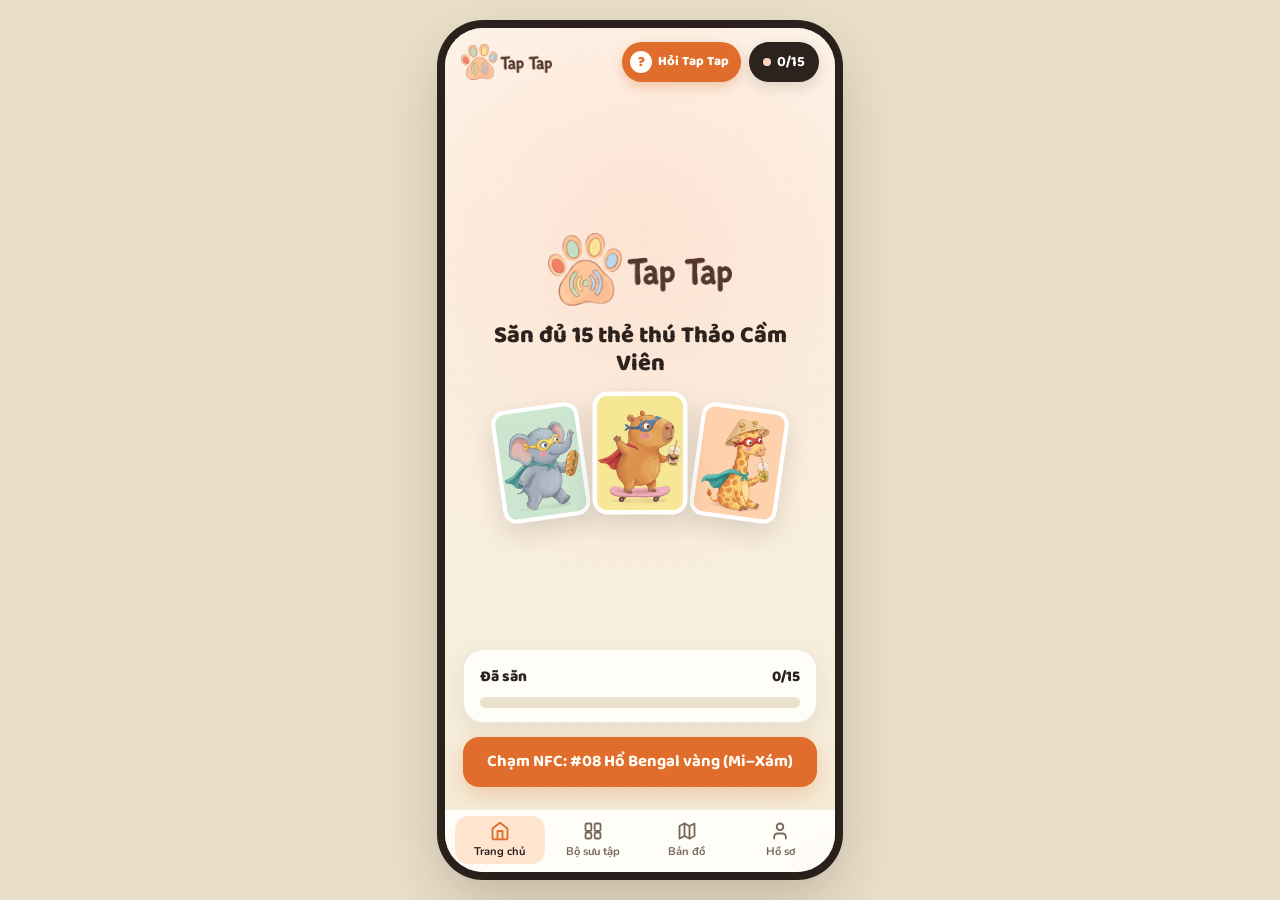
<file: demo/ui-demo/index.html>
<!DOCTYPE html>
<html lang="vi">

<head>
  <meta charset="UTF-8" />
  <meta name="viewport"
    content="width=device-width, initial-scale=1.0, maximum-scale=1.0, user-scalable=no, viewport-fit=cover" />
  <title>Tap Tap — Sưu Tập Thẻ Thú Thảo Cầm Viên</title>
  <link rel="icon" type="image/png" href="assets/logo/taptap_icon_transparent_512.webp" />

  <!-- Google Fonts: Baloo 2 + Nunito -->
  <link rel="preconnect" href="https://fonts.googleapis.com" />
  <link rel="preconnect" href="https://fonts.gstatic.com" crossorigin />
  <link
    href="https://fonts.googleapis.com/css2?family=Baloo+2:wght@600;700;800&family=Nunito:wght@500;600;700;800&display=swap"
    rel="stylesheet" />

  <!-- GSAP for motion-v7 3D Card Tilt, Holo & Spring Reveal -->
  <script src="https://cdnjs.cloudflare.com/ajax/libs/gsap/3.12.5/gsap.min.js"></script>

  <!-- App Styles & Motion-v7 Card Styles -->
  <link rel="stylesheet" href="css/card-motion.css" />
  <link rel="stylesheet" href="css/styles.css" />
</head>

<body>
  <div class="phone-viewport-wrapper">
    <div class="app-frame" id="appFrame">
      <div class="paper-grain-overlay" aria-hidden="true"></div>

      <!-- Toast Notification -->
      <div class="tt-toast" id="ttToast" role="status" aria-live="polite"></div>

      <!-- Top Bar (Triple-tap transparent logo to open Hidden Dev Panel) -->
      <header class="app-topbar">
        <button type="button" class="brand-logo-btn" id="topBrandLogoBtn" aria-label="Tap Tap">
          <img src="assets/logo/taptap_logo_brown_transparent.webp" alt="Tap Tap" />
        </button>

        <div class="topbar-right">
          <button type="button" class="ask-fab" id="askFab" hidden>
            <span class="ask-fab-icon" aria-hidden="true">?</span>
            <span>Hỏi Tap Tap</span>
          </button>
          <button type="button" class="dex-counter-pill" id="topDexCounterBtn" aria-label="Bộ sưu tập">
            <span class="dot"></span>
            <span id="topCounterText">0/15</span>
          </button>
        </div>
      </header>

      <!-- ================= 9 SCREENS VIEWPORT ================= -->
      <main class="screens-viewport">

        <!-- =======================================================
             SCREEN 1: TRANG CHỦ
             ======================================================= -->
        <section class="screen home-screen is-active" id="screen-1" data-screen="1" aria-label="Trang chủ">
          <div class="home-center-hero">
            <img class="home-logo-banner" src="assets/logo/taptap_logo_brown_transparent.webp" alt="Tap Tap" />
            <h1 class="home-title">Săn đủ 15 thẻ thú Thảo Cầm Viên</h1>

            <div class="home-featured-strip" aria-hidden="true">
              <div class="home-mini-card"><img src="assets/cards/art/voi.webp" alt="Voi châu Á" /></div>
              <div class="home-mini-card"><img src="assets/cards/art/capybara.webp" alt="Chuột lang nước" /></div>
              <div class="home-mini-card"><img src="assets/cards/art/huou-cao-co.webp" alt="Hươu cao cổ" /></div>
            </div>
          </div>

          <div class="home-bottom-panel">
            <div class="home-progress-widget">
              <div class="home-progress-top">
                <span>Đã săn</span>
                <span id="homeProgressText">0/15</span>
              </div>
              <div class="progress-bar-track">
                <div class="progress-bar-fill" id="homeProgressFill"></div>
              </div>
            </div>

            <button type="button" class="btn-main btn-accent" id="homeTapNextBtn" style="width: 100%;">
              <span id="homeTapNextLabel">Chạm trạm NFC</span>
            </button>
          </div>
        </section>

        <!-- =======================================================
             SCREEN 2: TRANG TRẠM (True Full-Screen Intro Video, No Chrome)
             ======================================================= -->
        <section class="screen station-intro-screen" id="screen-2" data-screen="2" aria-label="Trang trạm">
          <video class="station-video-el" id="stationIntroVideo" src="intro-anim/tiger_v2_trim.mp4" muted autoplay
            playsinline webkit-playsinline preload="auto"></video>
        </section>

        <!-- =======================================================
             SCREEN 3: ĐĂNG NHẬP GOOGLE
             ======================================================= -->
        <section class="screen" id="screen-3" data-screen="3" aria-label="Đăng nhập Google">
          <div class="login-screen-card">
            <img class="login-logo-transparent" src="assets/logo/taptap_icon_transparent_512.webp" alt="Tap Tap" />

            <h1 class="home-title">Đăng nhập lưu bộ thẻ</h1>

            <button type="button" class="google-mock-btn" id="mockGoogleSignInBtn">
              <svg width="20" height="20" viewBox="0 0 24 24" aria-hidden="true">
                <path fill="#EA4335"
                  d="M12 5c1.6 0 3 .6 4.1 1.7l3.1-3.1C17.3 1.8 14.8 1 12 1 7.4 1 3.5 3.6 1.6 7.4l3.7 2.8C6.2 7.2 8.9 5 12 5z" />
                <path fill="#4285F4"
                  d="M23.5 12.3c0-.8-.1-1.6-.2-2.3H12v4.5h6.5c-.3 1.5-1.1 2.8-2.4 3.6l3.7 2.9c2.2-2 3.7-5 3.7-8.7z" />
                <path fill="#FBBC05"
                  d="M5.3 14.8c-.2-.8-.4-1.6-.4-2.5s.2-1.7.4-2.5L1.6 7C.6 9 0 11.2 0 13.5s.6 4.5 1.6 6.5l3.7-2.9z" />
                <path fill="#34A853"
                  d="M12 24c3.2 0 6-1.1 8-3l-3.7-2.9c-1.1.7-2.5 1.2-4.3 1.2-3.1 0-5.8-2.1-6.7-5l-3.7 2.9C3.5 21.4 7.4 24 12 24z" />
              </svg>
              <span>Tiếp tục với Google</span>
            </button>

            <button type="button" class="btn-main btn-cream" id="skipLoginToCardBtn" style="width: 100%;">
              <span>Để sau</span>
            </button>
          </div>
        </section>

        <!-- =======================================================
             SCREEN 4: THẺ THÚ + QUIZ (Card pops out first, then UI appears)
             ======================================================= -->
        <section class="screen card-quiz-screen" id="screen-4" data-screen="4" aria-label="Thẻ thú và câu đố">
          <div class="cq-top-row">
            <button type="button" class="icon-back-btn" id="cqBackBtn">
              <span>← Bộ thẻ</span>
            </button>
            <button type="button" class="icon-back-btn" id="cqFlipCardBtn">
              <span>Lật thẻ ↻</span>
            </button>
          </div>

          <!-- Reusable motion-v7 3D Card Stage -->
          <div class="cq-card-area">
            <div id="cqCardMount"></div>
          </div>

          <!-- Fun Fact + Auth Prompt / Quiz (appears after card pops out) -->
          <div class="cq-post-reveal-ui">
            <div class="cq-fact-strip" id="cqFunFactText"></div>

            <!-- Google Sign-in Prompt if guest -->
            <div class="cq-auth-box" id="cqAuthBox" style="display: none;">
              <div class="cq-auth-title">Đăng nhập lưu bộ thẻ</div>
              <button type="button" class="google-mock-btn" id="cqGoogleSignInBtn">
                <svg width="18" height="18" viewBox="0 0 24 24" aria-hidden="true">
                  <path fill="#EA4335"
                    d="M12 5c1.6 0 3 .6 4.1 1.7l3.1-3.1C17.3 1.8 14.8 1 12 1 7.4 1 3.5 3.6 1.6 7.4l3.7 2.8C6.2 7.2 8.9 5 12 5z" />
                  <path fill="#4285F4"
                    d="M23.5 12.3c0-.8-.1-1.6-.2-2.3H12v4.5h6.5c-.3 1.5-1.1 2.8-2.4 3.6l3.7 2.9c2.2-2 3.7-5 3.7-8.7z" />
                  <path fill="#FBBC05"
                    d="M5.3 14.8c-.2-.8-.4-1.6-.4-2.5s.2-1.7.4-2.5L1.6 7C.6 9 0 11.2 0 13.5s.6 4.5 1.6 6.5l3.7-2.9z" />
                  <path fill="#34A853"
                    d="M12 24c3.2 0 6-1.1 8-3l-3.7-2.9c-1.1.7-2.5 1.2-4.3 1.2-3.1 0-5.8-2.1-6.7-5l-3.7 2.9C3.5 21.4 7.4 24 12 24z" />
                </svg>
                <span>Tiếp tục với Google</span>
              </button>
              <button type="button" class="btn-main btn-cream" id="cqSkipAuthBtn"
                style="min-height: 38px; padding: 6px 12px; font-size: 0.84rem; border: none; background: transparent;">
                <span>Để sau</span>
              </button>
            </div>

            <!-- Soft Optional Challenge Prompt -->
            <div class="cq-challenge-prompt" id="cqChallengePrompt" style="display: none;">
              <div class="cq-challenge-title">Có thử thách nè, chơi không?</div>
              <div class="cq-challenge-actions">
                <button type="button" class="btn-main btn-accent" id="cqPlayQuizBtn">
                  <span>Chơi luôn</span>
                </button>
                <button type="button" class="btn-main btn-cream" id="cqLaterQuizBtn">
                  <span>Để sau</span>
                </button>
              </div>
            </div>

            <!-- Quiz Box (Hidden until 'Chơi luôn' is clicked) -->
            <div class="quiz-box" id="quizBox" style="display: none;">
              <div class="quiz-question-text" id="quizQuestionText"></div>
              <div class="quiz-options-list" id="quizOptionsList"></div>
            </div>

            <div class="cq-post-win-actions" id="cqPostWinActions" style="display: none; flex-direction: column; gap: 8px;">
              <button type="button" class="btn-main btn-accent" id="cqNextMapBtn" style="width: 100%;">
                <span>Trạm gợi ý tiếp theo trên bản đồ →</span>
              </button>
              <button type="button" class="btn-main btn-cream" id="cqGoCollectionBtn" style="width: 100%; min-height: 44px; font-size: 0.92rem;">
                <span>Xem Bộ sưu tập</span>
              </button>
            </div>
          </div>
        </section>

        <!-- =======================================================
             SCREEN 5: BỘ SƯU TẬP
             ======================================================= -->
        <section class="screen" id="screen-5" data-screen="5" aria-label="Bộ sưu tập">
          <div class="collection-header-card">
            <div class="collection-title-row">
              <h1>Bộ sưu tập</h1>
              <span class="collection-count-badge" id="colCountBadge">0/15</span>
            </div>
            <div class="progress-bar-track">
              <div class="progress-bar-fill" id="colProgressFill"></div>
            </div>
          </div>

          <!-- Celebration Banner when 15/15 -->
          <div class="wrapped-unlock-banner" id="colWrappedBanner">
            <div style="font-family: 'Baloo 2', cursive; font-weight: 800; font-size: 1rem; color: #f4d35e;">
              Full 15/15! Mở khóa Wrapped
            </div>
            <button type="button" class="btn-main btn-accent" id="openWrappedFromColBtn"
              style="min-height: 40px; padding: 8px 14px; font-size: 0.88rem;">
              <span>Mở ▶</span>
            </button>
          </div>

          <!-- U7 Badges Row (5 / 10 / 15) -->
          <div class="badges-row-grid" id="colBadgesGrid"></div>

          <!-- 15 Stations Grid (#01–#15) -->
          <div class="card-dex-grid" id="colDexGrid"></div>

          <!-- Secret Cards -->
          <div class="dex-section-title">Thẻ bí mật</div>
          <div class="secret-cards-grid" id="colSecretGrid"></div>
        </section>

        <!-- =======================================================
             SCREEN 6: CHI TIẾT THẺ
             ======================================================= -->
        <section class="screen card-detail-screen" id="screen-6" data-screen="6" aria-label="Chi tiết thẻ">
          <div class="cd-tools-row">
            <button type="button" class="icon-back-btn" id="cdBackColBtn">
              <span>← Bộ thẻ</span>
            </button>
            <button type="button" class="icon-back-btn" id="cdFlipBtn">
              <span>Lật thẻ ↻</span>
            </button>
          </div>

          <div class="cd-stage-wrap">
            <div id="cdCardMount"></div>
          </div>

          <div class="cd-bottom-panel">
            <div>
              <h2 style="font-family: 'Baloo 2', cursive; font-weight: 800; font-size: 1.12rem;" id="cdBottomTitle">
              </h2>
              <p style="font-size: 0.82rem; font-weight: 600; color: var(--ink-body); margin-top: 2px;"
                id="cdBottomFact"></p>
            </div>

            <div class="cd-nav-row">
              <button type="button" class="btn-main btn-cream" id="cdPrevCardBtn"
                style="min-height: 44px; padding: 8px;">
                <span>‹ Trước</span>
              </button>
              <button type="button" class="btn-main btn-accent" id="cdChallengeBtn"
                style="min-height: 44px; padding: 8px 12px; font-size: 0.92rem;">
                <span>🎯 Thử thách</span>
              </button>
              <button type="button" class="btn-main btn-dark" id="cdNextCardBtn"
                style="min-height: 44px; padding: 8px;">
                <span>Tiếp ›</span>
              </button>
            </div>
          </div>
        </section>

        <!-- =======================================================
             SCREEN 7: WRAPPED + CHIA SẺ (Animated story in iframe)
             ======================================================= -->
        <section class="screen wrapped-screen" id="screen-7" data-screen="7" aria-label="Wrapped và chia sẻ">
          <button type="button" class="wrapped-floating-close-btn" id="wrappedCloseBtn" aria-label="Đóng Wrapped">
            <span>Đóng ✕</span>
          </button>
          <iframe class="wrapped-iframe" id="wrappedIframe" allow="web-share; autoplay" src="about:blank" title="Tap Tap Wrapped"></iframe>
        </section>

        <!-- =======================================================
             SCREEN 8: HỒ SƠ
             ======================================================= -->
        <section class="screen" id="screen-8" data-screen="8" aria-label="Hồ sơ">
          <div class="profile-card">
            <img class="profile-logo-transparent" src="assets/logo/taptap_icon_transparent_512.webp" alt="Tap Tap" />
            <h1 style="font-family: 'Baloo 2', cursive; font-weight: 800; font-size: 1.32rem;" id="profUserName">
              Minh Anh
            </h1>

            <div class="profile-stats-grid">
              <div class="profile-stat-box">
                <span class="profile-stat-num" id="profStatCards">0/15</span>
                <span class="profile-stat-label">Thẻ thú</span>
              </div>
              <div class="profile-stat-box">
                <span class="profile-stat-num" id="profStatBadges">0/3</span>
                <span class="profile-stat-label">Huy hiệu</span>
              </div>
              <div class="profile-stat-box">
                <span class="profile-stat-num" id="profStatSecrets">0/3</span>
                <span class="profile-stat-label">Thẻ bí mật</span>
              </div>
            </div>
          </div>

          <div style="display: flex; flex-direction: column; gap: 10px;">
            <button type="button" class="btn-main btn-accent" id="profOpenWrappedBtn">
              <span>Mở Tap Tap Wrapped</span>
            </button>
            <button type="button" class="btn-main btn-cream" id="profResetProgressBtn"
              style="font-size: 0.88rem; min-height: 44px; color: var(--brand-red); border-color: rgba(217, 78, 78, 0.35);">
              <span>Đặt lại tiến độ</span>
            </button>
            <button type="button" class="btn-subtle" id="profAuthActionBtn">
              <span>Đăng xuất</span>
            </button>
          </div>
        </section>

        <!-- =======================================================
             SCREEN 9: BẢN ĐỒ TRẠM NFC
             ======================================================= -->
        <section class="screen map-screen" id="screen-9" data-screen="9" aria-label="Bản đồ trạm NFC">
          <!-- Next Suggested Enclosure Banner -->
          <button type="button" class="map-next-banner" id="mapNextSuggestionBtn">
            <div>
              <span class="map-next-tag">Trạm gợi ý tiếp theo</span>
              <div style="font-family: 'Baloo 2', cursive; font-weight: 800; font-size: 0.94rem; margin-top: 2px;"
                id="mapNextStationText">
                #08 Hổ Bengal vàng (Mi–Xám) • Khu hổ mới
              </div>
            </div>
            <span style="font-family: 'Baloo 2', cursive; font-weight: 800; font-size: 0.88rem; color: var(--brand-orange); white-space: nowrap; flex-shrink: 0;">
              Đi →
            </span>
          </button>

          <div class="map-stage-wrapper">
            <!-- Landscape gouache map: pan (drag/scroll) + zoom (pinch / wheel / buttons) -->
            <div class="map-viewport-card" id="mapViewportCard">
              <div class="map-canvas-inner" id="mapCanvasInner">
                <img class="map-bg-img" src="assets/map/zoo_map_gouache_landscape.webp" alt="Bản đồ Thảo Cầm Viên"
                  draggable="false" />
                <div id="mapPinsContainer"></div>
              </div>
            </div>

            <div class="map-zoom-ctrls">
              <button type="button" class="map-zoom-btn" id="mapZoomInBtn" aria-label="Phóng to">+</button>
              <button type="button" class="map-zoom-btn" id="mapZoomOutBtn" aria-label="Thu nhỏ">−</button>
            </div>

            <!-- Slide-up Bottom Sheet with NFC Station Photo Slot -->
            <div class="map-bottom-sheet" id="mapBottomSheet" role="region" aria-label="Thông tin trạm">
              <div class="map-sheet-row">
                <div class="station-photo-slot" id="mapSheetPhotoSlot">
                  Hổ Bengal vàng (Mi–Xám)
                </div>
                <div class="map-sheet-info">
                  <div class="map-sheet-header">
                    <h2 style="font-family: 'Baloo 2', cursive; font-weight: 800; font-size: 1rem; line-height: 1.15;"
                      id="mapSheetTitle">
                      #08 • Hổ Bengal vàng (Mi–Xám)
                    </h2>
                    <button type="button" class="icon-back-btn" id="mapCloseSheetBtn"
                      style="min-width: 32px; min-height: 32px; padding: 0 8px; font-size: 0.76rem;">
                      <span>✕</span>
                    </button>
                  </div>
                  <div style="font-size: 0.78rem; font-weight: 800; color: var(--brand-orange);" id="mapSheetZone">
                    Khu hổ mới
                  </div>
                </div>
              </div>

              <button type="button" class="btn-main btn-accent" id="mapSheetPrimaryBtn"
                style="min-height: 44px; padding: 8px 14px; font-size: 0.92rem; width: 100%;">
                <span>Xem vị trí NFC</span>
              </button>
            </div>
          </div>
        </section>

      </main>

      <!-- ================= BOTTOM NAV (Screens 1, 5, 8, 9) ================= -->
      <nav class="bottom-nav" id="bottomNav" aria-label="Điều hướng chính">
        <button type="button" class="nav-tab is-active" data-target="1">
          <svg viewBox="0 0 24 24" fill="none" stroke="currentColor" stroke-linecap="round" stroke-linejoin="round">
            <path d="m3 9 9-7 9 7v11a2 2 0 0 1-2 2H5a2 2 0 0 1-2-2z" />
            <polyline points="9 22 9 12 15 12 15 22" />
          </svg>
          <span>Trang chủ</span>
        </button>

        <button type="button" class="nav-tab" data-target="5">
          <svg viewBox="0 0 24 24" fill="none" stroke="currentColor" stroke-linecap="round" stroke-linejoin="round">
            <rect x="3" y="3" width="7" height="9" rx="1.5" />
            <rect x="14" y="3" width="7" height="9" rx="1.5" />
            <rect x="3" y="14" width="7" height="7" rx="1.5" />
            <rect x="14" y="14" width="7" height="7" rx="1.5" />
          </svg>
          <span>Bộ sưu tập</span>
        </button>

        <button type="button" class="nav-tab" data-target="9">
          <svg viewBox="0 0 24 24" fill="none" stroke="currentColor" stroke-linecap="round" stroke-linejoin="round">
            <polygon points="3 6 9 3 15 6 21 3 21 18 15 21 9 18 3 21" />
            <line x1="9" y1="3" x2="9" y2="18" />
            <line x1="15" y1="6" x2="15" y2="21" />
          </svg>
          <span>Bản đồ</span>
        </button>

        <button type="button" class="nav-tab" data-target="8">
          <svg viewBox="0 0 24 24" fill="none" stroke="currentColor" stroke-linecap="round" stroke-linejoin="round">
            <path d="M19 21v-2a4 4 0 0 0-4-4H9a4 4 0 0 0-4 4v2" />
            <circle cx="12" cy="7" r="4" />
          </svg>
          <span>Hồ sơ</span>
        </button>
      </nav>

      <!-- ================= HỎI TAP TAP sheet (button lives in the top bar) ================= -->
      <div class="ask-sheet-backdrop" id="askSheetBackdrop" role="dialog" aria-label="Hỏi Tap Tap" aria-hidden="true">
        <div class="ask-sheet">
          <div class="ask-sheet-handle" aria-hidden="true"></div>
          <div class="ask-sheet-header">
            <h2>Hỏi Tap Tap</h2>
            <button type="button" class="icon-back-btn" id="askCloseBtn" aria-label="Đóng">
              <span>✕</span>
            </button>
          </div>
          <p class="ask-sheet-lead">Hỏi về thú, trạm NFC, hoặc cách chơi. Chỉ trả lời từ tài liệu công khai.</p>
          <div class="ask-station-chip" id="askStationContext" hidden></div>
          <div class="ask-suggest-row">
            <button type="button" class="ask-suggest" data-ask-suggest="Cách chơi Tap Tap như thế nào?">Cách chơi?</button>
            <button type="button" class="ask-suggest" data-ask-suggest="Cụ voi Chuông bao nhiêu tuổi?">Cụ Chuông?</button>
            <button type="button" class="ask-suggest" data-ask-suggest="Có thẻ bí mật nào không?">Thẻ bí mật?</button>
          </div>
          <form class="ask-form" id="askForm">
            <label class="visually-hidden" for="askQuestionInput">Câu hỏi</label>
            <textarea id="askQuestionInput" name="question" rows="2" maxlength="2000"
              placeholder="Hỏi về thú, trạm, hoặc cách chơi…" required></textarea>
            <button type="submit" class="btn-main btn-accent" id="askSubmitBtn">
              <span>Hỏi</span>
            </button>
          </form>
          <div class="ask-result" id="askResult" hidden></div>
        </div>
      </div>

      <!-- ================= MILESTONE BADGE UNLOCK MODAL (5 / 10 / 15) ================= -->
      <div class="milestone-modal-backdrop" id="milestoneModal" role="dialog" aria-label="Mở khóa huy hiệu">
        <div class="milestone-modal-card">
          <div class="milestone-sparkles" aria-hidden="true">✨ ⭐ ✨</div>
          <h2 class="milestone-modal-title">Mở khóa huy hiệu mới!</h2>
          <div class="milestone-modal-art">
            <img class="milestone-modal-img" id="milestoneModalImg" src="assets/badges/tier_5.webp" alt="Huy hiệu" />
          </div>
          <div class="milestone-modal-name" id="milestoneModalName">Mốc 5 thẻ thú</div>
          <p class="milestone-modal-desc" id="milestoneModalDesc">Collector chính hiệu! Tiếp tục khám phá nào.</p>
          <button type="button" class="btn-main btn-accent" id="milestoneModalCloseBtn" style="width: 100%;">
            <span>Tuyệt vời!</span>
          </button>
        </div>
      </div>

      <!-- ================= HIDDEN DEV PANEL (Triple-tap Logo or Shift+D) ================= -->
      <div class="dev-modal-backdrop" id="devModalBackdrop" role="dialog" aria-label="Bảng công cụ kiểm thử">
        <div class="dev-modal-sheet">
          <div style="display: flex; align-items: center; justify-content: space-between;">
            <h2 style="font-family: 'Baloo 2', cursive; font-weight: 800; font-size: 1.05rem;">
              Kiểm thử nhanh
            </h2>
            <button type="button" class="dev-chip-btn" id="devCloseBtn">Đóng ✕</button>
          </div>

          <div style="display: grid; grid-template-columns: repeat(4, 1fr); gap: 6px;">
            <button type="button" class="dev-chip-btn" data-dev-fill="0">0/15</button>
            <button type="button" class="dev-chip-btn" data-dev-fill="5">5/15</button>
            <button type="button" class="dev-chip-btn" data-dev-fill="10">10/15</button>
            <button type="button" class="dev-chip-btn" data-dev-fill="15">15/15</button>
          </div>

          <button type="button" class="dev-chip-btn" id="devToggleSecretsBtn" style="width: 100%;">
            Mở / Khóa 3 thẻ bí mật
          </button>

          <div class="dev-grid-btns">
            <button type="button" class="dev-chip-btn" data-dev-screen="1">1. Trang chủ</button>
            <button type="button" class="dev-chip-btn" data-dev-screen="2">2. Trang trạm</button>
            <button type="button" class="dev-chip-btn" data-dev-screen="3">3. Đăng nhập</button>
            <button type="button" class="dev-chip-btn" data-dev-screen="4">4. Thẻ + Quiz</button>
            <button type="button" class="dev-chip-btn" data-dev-screen="5">5. Bộ sưu tập</button>
            <button type="button" class="dev-chip-btn" data-dev-screen="6">6. Chi tiết thẻ</button>
            <button type="button" class="dev-chip-btn" data-dev-screen="7">7. Wrapped</button>
            <button type="button" class="dev-chip-btn" data-dev-screen="8">8. Hồ sơ</button>
            <button type="button" class="dev-chip-btn" data-dev-screen="9">9. Bản đồ</button>
          </div>

          <div class="dev-grid-btns" id="devStationButtons"></div>
        </div>
      </div>

    </div>
  </div>

  <!-- Scripts -->
  <script src="js/stations-fallback.js"></script>
  <script src="js/card-motion.js"></script>
  <script src="js/app.js"></script>
  <script src="js/ask.js"></script>
</body>

</html>
</file>
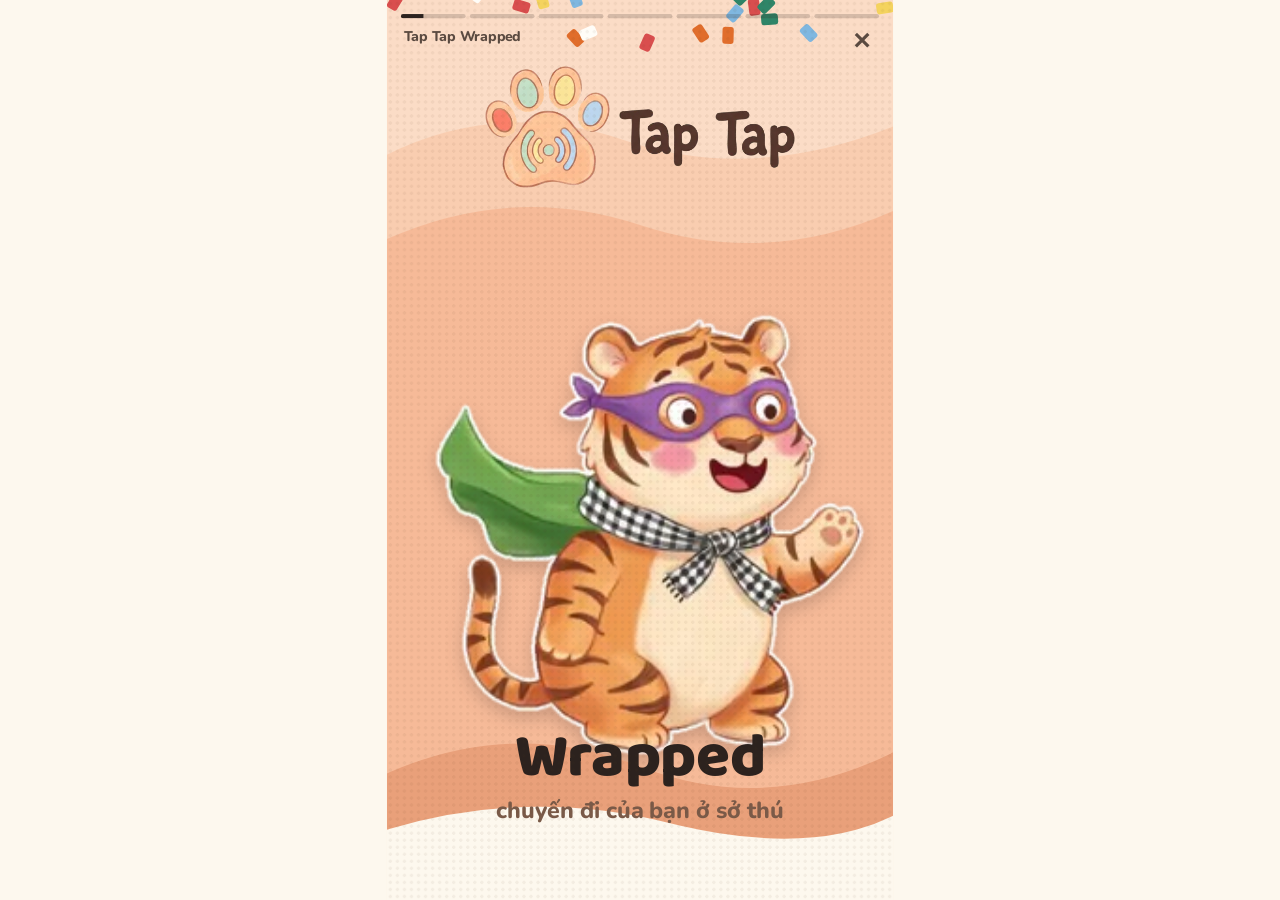
<file: demo/ui-demo/wrapped/index.html>
<!doctype html><html lang="vi"><head><meta charset="utf-8"><meta name="viewport" content="width=device-width,initial-scale=1,viewport-fit=cover"><title>Tap Tap Wrapped</title>
<link href="https://fonts.googleapis.com/css2?family=Baloo+2:wght@600;700;800&family=Nunito:wght@600;700;800;900&display=swap" rel="stylesheet">
<style>
*{margin:0;padding:0;box-sizing:border-box}
html,body{width:100%;height:100%;overflow:hidden;touch-action:manipulation;-webkit-user-select:none;user-select:none;font-family:Nunito,sans-serif;color:#2c221e;background:#fdf8ee}
#app{position:absolute;left:50%;top:50%;width:360px;height:640px;overflow:hidden;transform-origin:50% 50%}
.clip{background-size:700% 700%;background-repeat:no-repeat}
#top{pointer-events:none}
#btns{position:absolute;left:36px;right:36px;top:470px;display:flex;flex-direction:column;gap:10px;z-index:70;opacity:0;pointer-events:none;transition:opacity .3s}
#btns.on{opacity:1;pointer-events:auto}
#btns button{height:48px;border:0;border-radius:24px;font:900 16px Nunito;cursor:pointer}
#bsave{background:#d95326;color:#fff;box-shadow:0 5px 0 #a83c18}#bshare{background:#2c221e;color:#fffdf8}
#pz{position:absolute;inset:0;display:flex;align-items:center;justify-content:center;z-index:65;pointer-events:none;opacity:0;font:900 40px Nunito;color:rgba(44,34,30,.5)}
.s{position:absolute;inset:0;opacity:0;overflow:hidden}
.paper{position:absolute;inset:0;background-image:radial-gradient(rgba(90,60,30,.06) 1px,transparent 1.3px);background-size:5px 5px;pointer-events:none;z-index:40}
#bars{position:absolute;top:10px;left:10px;right:10px;display:flex;gap:3px;z-index:60}
#bars div{flex:1;height:3px;border-radius:2px;background:rgba(44,34,30,.18);overflow:hidden}
#bars i{display:block;height:100%;width:0;background:#2c221e}
#top{position:absolute;top:19px;left:12px;right:12px;display:flex;justify-content:space-between;z-index:60;font:800 10px Nunito;color:#5a4a40}
.demo{background:#fffdf8;color:#d95326;padding:1px 7px;border-radius:9px}
.h{font-family:'Baloo 2';font-weight:800;line-height:1}
.c{position:absolute;left:0;right:0;text-align:center}
.sub{font:800 14px Nunito;color:#3d3029}
.stk{font-family:'Baloo 2';font-weight:800;line-height:.9;-webkit-text-stroke:12px #fffdf8;paint-order:stroke fill;filter:drop-shadow(0 6px 0 rgba(44,34,30,.18))}
.clip{position:absolute;filter:drop-shadow(0 5px 6px rgba(44,34,30,.22))}
.wave{position:absolute;left:0;width:360px}
.card{position:absolute;width:92px;height:120px;border-radius:12px;overflow:hidden;border:3px solid #fffdf8;box-shadow:0 8px 18px rgba(44,34,30,.22);background:#fffdf8}
.card img{width:100%;height:100%;object-fit:cover}
.cf{position:absolute;width:8px;height:12px;border-radius:2px;z-index:30}
.stamp{position:absolute;width:30px;height:30px;border-radius:50%;border:2.5px dashed #8a7a2a;display:flex;align-items:center;justify-content:center;font:900 14px Nunito;color:#fffdf8}
.pin{position:absolute;width:26px;height:26px;margin:-13px 0 0 -13px;border-radius:50%;background:#fffdf8;border:3px solid #d95326;font:900 12px Nunito;color:#d95326;display:flex;align-items:center;justify-content:center;box-shadow:0 2px 6px rgba(0,0,0,.3)}
.btn{position:absolute;left:44px;right:44px;height:50px;border-radius:25px;background:#d95326;color:#fff;font:900 17px Nunito;display:flex;align-items:center;justify-content:center;box-shadow:0 6px 0 #a83c18}
.tag{display:inline-block;background:#2c221e;color:#f4d35e;padding:6px 14px;border-radius:14px;font-family:'Baloo 2';font-weight:800;font-size:26px}
</style></head><body><div id="app">
<div id="bars"></div><div id="top"><span>Tap Tap Wrapped</span><span id="x" style="pointer-events:auto;font:900 16px Nunito;padding:0 4px;cursor:pointer">✕</span></div>

<!-- 0 tiger intro -->
<div class="s" id="s0" style="background:#f6ba98">
 <svg class="wave" style="top:0;height:200px" viewBox="0 0 360 200" preserveAspectRatio="none"><path d="M0 0H360V150Q270 190 180 160T0 170Z" fill="#f9cdb0"/><path d="M0 0H360V90Q260 130 170 100T0 110Z" fill="#fbdcc6"/></svg>
 <img id="logo" src="a/logo.webp" style="position:absolute;left:70px;top:48px;width:220px">
 <div class="clip" id="v0" style="left:20px;top:150px;width:320px;height:416px"></div>
 <svg class="wave" style="bottom:0;height:150px" viewBox="0 0 360 150" preserveAspectRatio="none"><path d="M0 60Q90 20 180 55T360 45V150H0Z" fill="#e9a07a"/><path d="M0 100Q100 70 200 95T360 90V150H0Z" fill="#fdf8ee"/></svg>
 <div class="c h" id="t0" style="top:520px;font-size:40px">Wrapped<div style="font:800 15px Nunito;color:#7a5a48;margin-top:4px">chuyến đi của bạn ở sở thú</div></div>
</div>

<!-- 1 capybara stations -->
<div class="s" id="s1" style="background:#f2ec98">
 <svg class="wave" style="bottom:0;height:260px" viewBox="0 0 360 260" preserveAspectRatio="none"><path d="M0 70Q120 20 230 60T360 40V260H0Z" fill="#e6dc78"/><path d="M0 160Q110 130 220 150T360 140V260H0Z" fill="#d8c95e"/></svg>
 <div class="c sub" style="top:62px">Bạn đã tap</div>
 <div class="c" style="top:88px"><span class="stk" id="n1" style="font-size:150px;color:#e06d2b;display:inline-block">0</span><span class="stk" style="font-size:48px;color:#2c221e">/15</span></div>
 <div class="c" id="t1" style="top:250px"><span class="tag" style="font-size:22px"><span id="tag1">trạm · full map 🔥</span></span></div>
 <div id="stamps"></div>
 <div class="clip" id="v1" style="top:370px;width:200px;height:260px"></div>
</div>

<!-- 2 red panda cards -->
<div class="s" id="s2" style="background:#c2e1f3">
 <svg class="wave" style="bottom:0;height:240px" viewBox="0 0 360 240" preserveAspectRatio="none"><path d="M0 60Q90 20 190 50T360 30V240H0Z" fill="#a9d2ea"/><path d="M0 150Q120 115 240 140T360 130V240H0Z" fill="#8fc0de"/></svg>
 <div class="c h" style="top:50px;font-size:30px"><span id="h2">18 thẻ. Đủ bộ.</span></div>
 <div id="cards"></div>
 <div class="clip" id="v2" style="left:80px;top:360px;width:200px;height:260px"></div>
 <div class="c" id="sec" style="top:300px;z-index:20"><span class="tag" style="transform:rotate(-5deg);display:inline-block"><span id="sec2">3/3</span> thẻ bí mật 🔓</span></div>
</div>

<!-- 3 meerkat quiz -->
<div class="s" id="s3" style="background:#f9cf9f">
 <div class="c sub" style="top:62px">Quiz trả lời đúng</div>
 <div class="c" style="top:90px"><span class="stk" id="n3" style="font-size:130px;color:#2f8568;display:inline-block">0</span><span class="stk" style="font-size:44px" id="qd">/60</span></div>
 <div id="qs"></div>
 <div class="clip" id="v3" style="left:90px;top:330px;width:200px;height:260px"></div>
 <svg class="wave" style="bottom:0;height:150px;z-index:5" viewBox="0 0 360 150" preserveAspectRatio="none"><path d="M0 40Q90 10 180 35T360 25V150H0Z" fill="#e8b27a"/><path d="M0 90Q120 60 240 85T360 80V150H0Z" fill="#d49660"/></svg>
 <div class="c" id="t3" style="top:572px;z-index:6"><span class="tag" style="font-size:20px">Top 8% · não to thật sự 🧠</span></div>
</div>

<!-- 4 giraffe map -->
<div class="s" id="s4" style="background:#fbceaf">
 <svg class="wave" style="bottom:0;height:200px" viewBox="0 0 360 200" preserveAspectRatio="none"><path d="M0 50Q90 20 180 45T360 35V200H0Z" fill="#f2b893"/></svg>
 <div class="c h" style="top:40px;font-size:26px">Hành trình của bạn</div>
 <div id="win" style="position:absolute;left:16px;top:78px;width:328px;height:360px;border-radius:20px;overflow:hidden;border:4px solid #fffdf8;box-shadow:0 10px 24px rgba(44,34,30,.2);background:#e9dcc0">
  <div id="map" style="position:absolute;left:0;top:0;width:1000px;height:558px;transform-origin:0 0">
   <img src="a/map.webp" style="width:100%;height:100%;display:block">
   <svg viewBox="0 0 1000 558" style="position:absolute;inset:0;width:100%;height:100%"><path id="route" fill="none" stroke="#d95326" stroke-width="9" stroke-linecap="round" stroke-linejoin="round"/></svg>
   <div id="pins"></div>
  </div>
 </div>
 <div class="clip" id="v4" style="left:-10px;top:420px;width:170px;height:221px"></div>
 <div style="position:absolute;left:160px;top:470px"><span class="stk" id="km" style="font-size:56px;color:#d95326">0.0</span><span class="stk" style="font-size:24px"> km</span>
 <div class="sub" style="margin-top:6px">2h14p · 0 lần lạc</div></div>
</div>

<!-- 5 elephant badge -->
<div class="s" id="s5" style="background:#d1ebd2">
 <svg class="wave" style="bottom:0;height:220px" viewBox="0 0 360 220" preserveAspectRatio="none"><path d="M0 60Q100 20 200 50T360 40V220H0Z" fill="#b9dfbb"/><path d="M0 140Q120 110 240 135T360 125V220H0Z" fill="#a2d1a5"/></svg>
 <div class="c sub" style="top:56px">Huy hiệu mới</div>
 <div id="badge" style="z-index:35;position:absolute;left:80px;top:70px;width:200px;height:181px"><img class="tierimg" style="width:100%;height:100%;object-fit:contain;display:block;filter:drop-shadow(0 6px 8px rgba(44,34,30,.25))"><img id="bsh" class="tierimg" style="position:absolute;inset:0;width:100%;height:100%;object-fit:contain;filter:brightness(1.8) saturate(.4);opacity:.8"></div>
 <div class="c" id="t5" style="top:282px;z-index:35"><span class="stk" style="font-size:46px;color:#2f8568"><span id="t5t">Đủ 15 thẻ</span></span><div class="sub" style="margin-top:6px">Collector chính hiệu ✨</div></div>
 <div id="drops"></div>
 <div class="clip" id="v5" style="left:70px;top:380px;width:220px;height:286px"></div>
</div>

<!-- 6 reward tiger -->
<div class="s" id="s6" style="background:#fdf8ee">
 <svg class="wave" style="top:0;height:640px" viewBox="0 0 360 640" preserveAspectRatio="none"><path d="M0 0H360V260Q260 300 180 270T0 280Z" fill="#ffe4cf"/><path d="M0 520Q120 490 240 515T360 505V640H0Z" fill="#f4ead5"/></svg>
 <div class="c h" style="top:44px;font-size:26px">Thẻ thưởng của bạn</div>
 <div id="rc" style="position:absolute;left:80px;top:88px;width:200px;height:270px;border-radius:18px;overflow:hidden;border:5px solid #f4d35e;box-shadow:0 16px 34px rgba(44,34,30,.25);background:#fffdf8;z-index:5">
  <img src="../assets/cards/art/ho-vang.webp" style="width:100%;height:100%;object-fit:cover">
  <div id="shine" style="position:absolute;top:-20%;width:50px;height:140%;background:linear-gradient(90deg,transparent,rgba(255,255,255,.75),transparent);transform:rotate(20deg)"></div>
 </div>
 <div class="c h" style="top:380px;font-size:22px">Hổ Bengal vàng · Hiếm</div>
 <div class="c sub" style="top:410px">Con đầu tiên bạn gặp hôm nay</div>
 <div id="share"></div>
 <div class="c sub" style="top:548px;font-size:12px;color:#7a685d">#TapTapWrapped</div>
</div>
<div class="paper"></div><div id="pz">❚❚</div>
<div id="btns"><button id="bsave">Lưu video</button><button id="bshare">Chia sẻ</button></div>
</div>
<script>
const U=new URLSearchParams(location.search),N=Math.max(0,Math.min(15,+(U.get('n')??10))),SC=Math.max(0,Math.min(3,+(U.get('s')??1))),Q=Math.max(0,+(U.get('q')??N*3)),QT=Math.max(Q,+(U.get('qt')??45)),TIER=N>=15?15:N>=10?10:5;
const D=[4.6,4.6,4.8,4.6,7,4.6,5];const F=[.6,.6,.6,.6,.72,.6,.6];const T0=[];let acc=0;D.forEach(d=>{T0.push(acc);acc+=d});window.TOTAL=acc;
const CLIPS=['tiger','capy','rp','meer','gir','ele'];
const $=id=>document.getElementById(id),cl=x=>Math.max(0,Math.min(1,x)),eo=x=>1-Math.pow(1-cl(x),3),eio=x=>{x=cl(x);return x<.5?4*x*x*x:1-Math.pow(-2*x+2,3)/2};
const back=x=>{x=cl(x);const c=1.9;return 1+(c+1)*Math.pow(x-1,3)+c*Math.pow(x-1,2)};
let seed=7;const rnd=()=>(seed=(seed*16807)%2147483647)/2147483647;
D.forEach(()=>$('bars').insertAdjacentHTML('beforeend','<div><i></i></div>'));
const COLS=['#e06d2b','#f4d35e','#2f8568','#d94e4e','#7fb7e0','#fffdf8'];
// confetti per slide
const CONF={};[0,1,2,5,6].forEach(k=>{CONF[k]=[];for(let i=0;i<26;i++){const e=document.createElement('div');e.className='cf';e.style.background=COLS[i%6];$('s'+k).appendChild(e);CONF[k].push({e,x:rnd()*360,vx:(rnd()-.5)*120,vy:-200-rnd()*250,r:rnd()*720,d:rnd()*.3})}});
function confetti(k,l,ox,oy){CONF[k].forEach(p=>{const t=l-p.d;if(t<0){p.e.style.opacity=0;return}p.e.style.opacity=t>1.8?0:1;
 const x=(ox??p.x)+p.vx*t*(ox!=null?2:1),y=(oy??-20)+ (ox!=null?p.vy*t+420*t*t: 160*t+ Math.sin(t*5+p.r)*10);p.e.style.transform=`translate(${x}px,${y}px) rotate(${p.r+t*400}deg)`})}
// stamps (s1)
for(let i=0;i<15;i++){$('stamps').insertAdjacentHTML('beforeend',`<div class="stamp" id="st${i}" style="left:${22+(i%8)*41}px;top:${300+Math.floor(i/8)*40+(i>=8?0:0)}px;${i>=8?'margin-left:20px':''}">✓</div>`)}
// cards (s2)
const arts=['voi','capybara','meerkat','huou-cao-co','ho-vang','hong-hac','gau-meo','te-giac-trang','meo-mika'];
arts.forEach((a,i)=>$('cards').insertAdjacentHTML('beforeend',`<div class="card" id="c${i}"><img src="../assets/cards/art/${a}.webp"></div>`));
// quiz bubbles (s3)
const QP=[[30,250],[290,240],[20,330],[300,330],[60,410],[270,420]];QP.forEach((p,i)=>$('qs').insertAdjacentHTML('beforeend',`<div class="stamp" id="q${i}" style="left:${p[0]}px;top:${p[1]}px;width:40px;height:40px;border:none;background:#fffdf8;color:#2f8568;font-size:20px;box-shadow:0 3px 0 rgba(0,0,0,.12)">?</div>`));
// drops (s5)
for(let i=0;i<14;i++)$('drops').insertAdjacentHTML('beforeend',`<div id="d${i}" style="position:absolute;width:10px;height:14px;border-radius:50% 50% 50% 50%/60% 60% 40% 40%;background:#7fc4e8;border:2px solid #fff"></div>`);
// map
const ST=[{"id": 1, "name": "Voi châu Á", "x_pct": 43, "y_pct": 60}, {"id": 2, "name": "Hươu cao cổ", "x_pct": 35, "y_pct": 63}, {"id": 3, "name": "Chuột lang nước", "x_pct": 35, "y_pct": 30}, {"id": 4, "name": "Cầy meerkat", "x_pct": 38, "y_pct": 36}, {"id": 5, "name": "Gấu chó", "x_pct": 22, "y_pct": 25}, {"id": 6, "name": "Gấu mèo", "x_pct": 70, "y_pct": 58}, {"id": 7, "name": "Tê giác trắng", "x_pct": 79, "y_pct": 31}, {"id": 8, "name": "Hổ Bengal vàng", "x_pct": 13, "y_pct": 20}, {"id": 9, "name": "Vượn má vàng", "x_pct": 18, "y_pct": 26}, {"id": 10, "name": "Hồng hạc", "x_pct": 46, "y_pct": 43}, {"id": 11, "name": "Công Ấn", "x_pct": 54, "y_pct": 38}, {"id": 12, "name": "Cá sấu", "x_pct": 13.5, "y_pct": 30}, {"id": 13, "name": "Rùa Sulcata", "x_pct": 81, "y_pct": 60}, {"id": 14, "name": "Ngựa lùn", "x_pct": 23, "y_pct": 17}, {"id": 15, "name": "Hà mã lùn", "x_pct": 30, "y_pct": 45}],ORD=[8, 12, 9, 5, 14, 3, 4, 15, 2, 1, 10, 11, 6, 13, 7];const byId={};ST.forEach(s=>byId[s.id]=s);
const PT=ORD.map(id=>[byId[id].x_pct*10,byId[id].y_pct*5.58]);
$('route').setAttribute('d','M'+PT.map(p=>p.join(',')).join(' L'));
ORD.forEach((id,j)=>$('pins').insertAdjacentHTML('beforeend',`<div class="pin" id="p${j}" style="left:${PT[j][0]}px;top:${PT[j][1]}px">${j+1}</div>`));
let RL,CUM=[0];
function setClip(i,l){const n=Math.floor(Math.max(0,l)*12)%49;$('v'+i).style.backgroundPosition=`${(n%7)*100/6}% ${Math.floor(n/7)*100/6}%`}
async function render(t){
 if(!RL){const r=$('route');RL=r.getTotalLength();for(let j=1;j<PT.length;j++)CUM.push(CUM[j-1]+Math.hypot(PT[j][0]-PT[j-1][0],PT[j][1]-PT[j-1][1]));}
 let k=D.length-1;for(let i=0;i<D.length;i++)if(t<T0[i]+D[i]){k=i;break}
 document.querySelectorAll('#bars i').forEach((b,i)=>b.style.width=(i<k?100:i>k?0:cl((t-T0[k])/D[k])*100)+'%');
 const P=[];
 for(let i=0;i<D.length;i++){const s=$('s'+i),l=t-T0[i];let o=0,y=0;
  if(l>=-0.5&&l<D[i]){o=1;y=(1-eio((l+0.5)/0.5))*640}
  if(i==0&&l<0.5){y=0}
  if(l>=D[i]-0.5&&i<D.length-1){o=1;y=-eio((l-D[i]+0.5)/0.5)*120}
  s.style.opacity=o;s.style.zIndex=i;s.style.transform=`translateY(${y}px)`;
  if(o&&i<6)P.push(setClip(i,l))}
 let l=t*F[0]; // s0
 $('logo').style.transform=`scale(${back(l/0.6)}) rotate(${Math.sin(l*3)*3}deg)`;
 $('v0').style.transform=`translateY(${(1-back((l-0.15)/0.6))*300}px)`;
 $('t0').style.transform=`scale(${back((l-0.6)/0.5)})`;confetti(0,l-0.7);
 l=(t-T0[1])*F[1]; // capy skates across as counter ticks
 const p1=eio(l/1.6);$('n1').textContent=Math.round(N*p1);$('n1').style.transform=`rotate(-6deg) scale(${1+0.3*Math.max(0,1-Math.abs(l-1.6)*5)})`;
 $('v1').style.left=(-160+p1*300)+'px';$('v1').style.transform=`rotate(${Math.sin(l*8)*3}deg)`;
 for(let i=0;i<15;i++){const q=(l-0.1-i*0.1);$('st'+i).style.transform=`scale(${back(q/0.25)}) rotate(${(i%3-1)*12}deg)`;$('st'+i).style.background=(q>0&&i<N)?'#e06d2b':'transparent';$('st'+i).style.borderColor=(q>0&&i<N)?'#fffdf8':'#8a7a2a'}
 $('t1').style.transform=`scale(${back((l-1.6)/0.4)}) rotate(-3deg)`;confetti(1,l-1.6,180,140);
 l=(t-T0[2])*F[2]; // cards rain in, fan
 arts.forEach((a,i)=>{const c=$('c'+i),p=back((l-i*0.09)/0.45),j=i-4;const tx=134+j*24,ty=120+Math.abs(j)*8;
  c.style.left=tx+'px';c.style.top=ty+'px';c.style.zIndex=10-Math.abs(j);c.style.transform=`translateY(${(1-cl(p))*-500}px) rotate(${j*9*p+(1-cl(p))*90}deg)`});
 $('v2').style.transform=`translateY(${(1-back((l-0.2)/0.5))*260}px)`;
 $('sec').style.transform=`scale(${(l>1.2?1:0)*(1+2*(1-eo((l-1.2)/0.25)))})`;$('sec').style.opacity=cl((l-1.2)/0.1);confetti(2,l-1.3,180,320);
 l=(t-T0[3])*F[3]; // meerkat pops from burrow
 const p3=eio((l-0.4)/1.3);$('n3').textContent=Math.round(Q*p3);$('n3').style.transform=`rotate(5deg) scale(${1+0.3*Math.max(0,1-Math.abs(l-1.7)*5)})`;
 $('v3').style.transform=`translateY(${(1-back(l/0.5))*240}px)`;
 QP.forEach((p,i)=>{const q=l-0.4-i*0.2;const e=$('q'+i);e.textContent=q>0.25?'✓':'?';e.style.background=q>0.25?'#2f8568':'#fffdf8';e.style.color=q>0.25?'#fff':'#2f8568';e.style.transform=`translateY(${Math.sin(l*4+i)*5}px) scale(${back((l-i*0.06)/0.3)*(q>0.25?1+0.3*Math.max(0,1-(q-0.25)*6):1)})`});
 $('t3').style.transform=`scale(${back((l-1.7)/0.4)})`;
 l=(t-T0[4])*F[4]; // map camera
 {const W=328,H0=360,dr=eio((l-0.4)/2.8),len=RL*dr,r=$('route');r.style.strokeDasharray=RL;r.style.strokeDashoffset=RL-len;
  const tip=r.getPointAtLength(len);let s=1.05,cx=tip.x,cy=tip.y,H=H0;
  const z=eio((l-3.3)/0.8);const sF=W/1000;s=s+(sF-s)*z;cx=cx+(500-cx)*z;cy=cy+(279-cy)*z;H=H0+(558*sF-H0)*z;
  const zi=eo(l/0.4);s=s*(0.8+0.2*zi);
  $('win').style.height=H+'px';$('win').style.top=(78+(H0-H)/2)+'px';
  let tx=W/2-cx*s,ty=H/2-cy*s;tx=Math.min(0,Math.max(W-1000*s,tx));ty=Math.min(0,Math.max(H-558*s,ty));
  $('map').style.transform=`translate(${tx}px,${ty}px) scale(${s})`;
  PT.forEach((p,j)=>{$('p'+j).style.transform=`scale(${back((len-CUM[j]+5)/40)/Math.max(s,0.5)})`});
  $('km').textContent=(3.4*dr).toFixed(1)}
 $('v4').style.transform=`translateY(${(1-back((l-0.2)/0.5))*240}px)`;
 l=(t-T0[5])*F[5]; // elephant sprays badge
 $('v5').style.transform=`translateY(${(1-back(l/0.5))*260}px)`;
 for(let i=0;i<14;i++){const q=l-0.5-i*0.05,e=$('d'+i);if(q<0||q>0.7){e.style.opacity=0;continue}e.style.opacity=1;const u=q/0.7;
  const x=250+(160+(i%5-2)*25-250)*u,y=430-(290*u)+ -120*Math.sin(Math.PI*u)+(i%3)*10;e.style.transform=`translate(${x}px,${y}px)`}
 $('badge').style.transform=`scale(${l<0.9?0.6:back((l-0.9)/0.5)}) rotate(${(1-eo((l-0.9)/0.6))*-180}deg)`;$('badge').style.opacity=l<0.9?0:1;{const x=-60+eo((l-1.4)/0.7)*320;$('bsh').style.clipPath=`polygon(${x}px 0,${x+34}px 0,${x+4}px 181px,${x-30}px 181px)`}
 $('t5').style.transform=`scale(${back((l-1.1)/0.4)})`;confetti(5,l-1.0);CONF[5].forEach(p=>p.e.style.zIndex=1);
 l=(t-T0[6])*F[6];
 $('rc').style.transform=`perspective(700px) rotateY(${(1-eo(l/0.7))*180}deg) scale(${back(l/0.7)})`;
 $('shine').style.left=(-70+eo((l-0.7)/0.8)*340)+'px';
 $('share').style.transform=`translateY(${(1-back((l-0.6)/0.5))*200}px) scale(${1+0.04*Math.sin(Math.max(0,l-1.2)*8)})`;confetti(6,l-0.6);
 await Promise.all(P);
}
// ---- app adaptation ----
['tiger','capy','rp','meer','gir','ele'].forEach((c,i)=>$('v'+i).style.backgroundImage=`url(a/${c}.webp)`);
document.querySelectorAll('.tierimg').forEach(im=>im.src=`../assets/badges/tier_${TIER}.webp`);
$('t5t').textContent=`Mốc ${TIER} thẻ`;$('h2').textContent=`${N} thẻ. ${N>=15?'Đủ bộ.':'Còn '+(15-N)+' thẻ nữa.'}`;$('sec2').textContent=`${SC}/3`;$('qd').textContent='/'+QT;
$('tag1').textContent=N>=15?'trạm · full map 🔥':'trạm · đang lên level 🔥';
for(let i=N;i<15;i++)$('st'+i).textContent='';
// ---- fit to screen ----
function fit(){const k=Math.min(innerWidth/360,innerHeight/640);$('app').style.transform=`translate(-50%,-50%) scale(${k})`}
addEventListener('resize',fit);fit();
// ---- story player ----
let t=0,paused=false,last=null,holdT=null,held=false,ended=false;
const slideAt=x=>{for(let i=0;i<D.length;i++)if(x<T0[i]+D[i])return i;return D.length-1};
function seek(x){t=Math.max(0,Math.min(TOTAL-0.001,x));ended=false}
function loop(ts){if(last==null)last=ts;const dt=Math.min(0.1,(ts-last)/1000);last=ts;
 if(!paused&&!ended){t+=dt;if(t>=TOTAL-0.001){t=TOTAL-0.001;ended=true}}
 render(t);$('btns').classList.toggle('on',slideAt(t)===D.length-1&&(t-T0[D.length-1])>1.2);
 requestAnimationFrame(loop)}
const app=$('app');
function isUI(e){return e.target.closest('#btns button,#x')}
app.addEventListener('pointerdown',e=>{if(isUI(e))return;held=false;holdT=setTimeout(()=>{held=true;paused=true;$('pz').style.opacity=1},220)});
app.addEventListener('pointerup',e=>{if(isUI(e))return;clearTimeout(holdT);if(held){paused=false;$('pz').style.opacity=0;return}
 const r=app.getBoundingClientRect(),x=(e.clientX-r.left)/r.width,k=slideAt(t);
 if(x<0.33){seek(t-T0[k]>0.8?T0[k]+0.5:T0[Math.max(0,k-1)]+(k?0.5:0))}else{if(k<D.length-1)seek(T0[k+1]+0.5);else{ended=true}}});
app.addEventListener('pointercancel',()=>{clearTimeout(holdT);paused=false;$('pz').style.opacity=0});
app.addEventListener('contextmenu',e=>e.preventDefault());
document.addEventListener('visibilitychange',()=>{paused=document.hidden;last=null});
const VID='a/wrapped_demo_v4.mp4',VNAME='TapTap_Wrapped.mp4';
function dl(){const a=document.createElement('a');a.href=VID;a.download=VNAME;document.body.appendChild(a);a.click();a.remove()}
$('bsave').onclick=dl;
$('bshare').onclick=async()=>{try{const b=await (await fetch(VID)).blob();const f=new File([b],VNAME,{type:'video/mp4'});
 if(navigator.canShare&&navigator.canShare({files:[f]})){await navigator.share({files:[f],title:'Tap Tap Wrapped',text:'#TapTapWrapped'});return}}catch(err){if(err&&err.name==='AbortError')return}dl()};
$('x').onclick=()=>{if(parent!==window)parent.postMessage('taptap-wrapped-close','*');else history.back()};
window.render=render;window.READY=1;window.seekTo=seek;window.pauseStory=v=>{paused=v};
requestAnimationFrame(loop);

</script></body></html>
</file>
<file: demo/ui-demo/css/card-motion.css>
/* ==========================================================================
   Tap Tap — Reusable Card Motion v7 Component Styles
   Uses tightly-cropped art-only images (object-fit: cover), HTML name,
   transparent logo on card back, and motion-v7 3D tilt + holo + masks.
   ========================================================================== */

.tt-card-stage {
  position: relative;
  display: flex;
  flex-direction: column;
  align-items: center;
  justify-content: center;
  perspective: 1100px;
  -webkit-perspective: 1100px;
  z-index: 5;
  --glare-x: 50%;
  --glare-y: 50%;
  --spec-x: 50%;
  --spec-y: 50%;
  --spec-angle: 126deg;
  --holo-x: 50%;
  --holo-y: 50%;
  --holo-angle: 118deg;
  --spec-opacity: 0;
  --holo-opacity: 0;
  --glare-opacity: 0;
  --shadow-x: 0px;
  --shadow-y: 20px;
  --shadow-blur: 34px;
}

/* NFC Ripple Origin Layer */
.tt-card-stage .nfc-ripple-stage {
  position: absolute;
  left: 50%;
  top: 50%;
  transform: translate(-50%, -50%);
  width: 240px;
  height: 240px;
  pointer-events: none;
  display: grid;
  place-items: center;
  z-index: 1;
}

.tt-card-stage .nfc-ring {
  position: absolute;
  width: 78px;
  height: 78px;
  border-radius: 50%;
  border: 2.5px solid var(--theme-accent, #d97724);
  background: radial-gradient(circle, var(--theme-glow, rgba(244, 232, 148, 0.65)) 0%, transparent 70%);
  opacity: 0;
  transform: scale(0.4);
}

/* Confetti particles around card reveal */
.tt-card-stage .particles-layer {
  position: absolute;
  left: 50%;
  top: 50%;
  width: 0;
  height: 0;
  pointer-events: none;
  z-index: 2;
}

.tt-card-stage .mote {
  position: absolute;
  width: 10px;
  height: 10px;
  border-radius: 50%;
  background: var(--theme-accent, #d97724);
  opacity: 0;
}

/* 3D Card Wrapper */
.tt-card-stage .card-fly-wrapper {
  position: relative;
  z-index: 4;
  /* Card proportions sized so the art window matches the 1237x1607 art exactly (full art, no crop) */
  aspect-ratio: 678 / 1000;
  height: var(--card-height, 340px);
  width: auto;
  max-width: 84vw;
  transform-style: preserve-3d;
  -webkit-transform-style: preserve-3d;
  cursor: grab;
  touch-action: none;
}

.tt-card-stage .card-fly-wrapper:active {
  cursor: grabbing;
}

/* Dynamic Ground Shadow */
.tt-card-stage .card-ground-shadow {
  position: absolute;
  inset: 5% 6%;
  border-radius: 26px;
  background: rgba(36, 25, 18, 0.24);
  filter: blur(var(--shadow-blur, 34px));
  transform: translate(var(--shadow-x, 0px), var(--shadow-y, 20px)) scale(0.95);
  transition: background 0.3s ease;
  pointer-events: none;
}

/* v5 FIX: flat stage isolates the tilting card from the ground shadow's 3D plane */
.tt-card-stage .card-tilt-stage {
  position: absolute;
  inset: 0;
  transform-style: flat;
  -webkit-transform-style: flat;
  perspective: 1100px;
  -webkit-perspective: 1100px;
  isolation: isolate;
}

/* Card 3D Rotator */
.tt-card-stage .card-rotator {
  position: relative;
  width: 100%;
  height: 100%;
  transform-style: preserve-3d;
  -webkit-transform-style: preserve-3d;
  will-change: transform;
}

/* Physical Card Edge Thickness */
.tt-card-stage .card-edge-plate {
  position: absolute;
  inset: 0;
  border-radius: 22px;
  background: #e6dac6;
  transform: translateZ(-2px);
  pointer-events: none;
}

/* Shared Face Styles (Front & Back) */
.tt-card-stage .card-face {
  backface-visibility: hidden;
  -webkit-backface-visibility: hidden;
  transform-style: flat;
  -webkit-transform-style: flat;
  isolation: isolate;
  position: absolute;
  inset: 0;
  border-radius: 22px;
  background: #fffdf8;
  box-shadow:
    inset 0 0 0 1.5px rgba(255, 255, 255, 0.92),
    inset 0 0 0 3px rgba(44, 34, 30, 0.06),
    0 2px 6px rgba(44, 34, 30, 0.08);
  overflow: hidden;
  --mask-feather: 5%;
  --mf-text-top: 81%;
  --mb-head-end: 24%;
  --mb-fact-top: 32%;
  --mb-fact-end: 82%;
  --mb-foot-top: 94%;
}

/* ================= FRONT FACE ================= */
.tt-card-stage .card-face-front {
  transform: rotateY(0deg) translateZ(2px);
  background: #ffffff;
}

/* Layer 1: Tightly cropped art-only image inside the recessed window */
.tt-card-stage .card-art-viewport {
  position: absolute;
  left: 6.4%;
  right: 6.4%;
  top: 5.2%;
  bottom: 18%;
  border-radius: 12px;
  overflow: hidden;
  background: var(--theme-pastel, #f4e894);
  transform: translateZ(0px);
}

.tt-card-stage .card-art-img {
  position: absolute;
  width: 100%;
  height: 100%;
  left: 0;
  top: 0;
  object-fit: cover;
  object-position: center bottom;
  pointer-events: none;
  will-change: transform;
  transform: translate3d(0px, 0px, 0px) scale(1);
}

/* Layer 2: Tactile Matte Paper Cutout Frame & Inner Bevel Window */
.tt-card-stage .card-paper-frame {
  position: absolute;
  inset: 0;
  border-radius: 22px;
  pointer-events: none;
  will-change: transform;
  box-shadow:
    inset 0 0 0 11px #ffffff,
    inset 0 0 0 12.5px rgba(44, 34, 30, 0.06);
}

.tt-card-stage .art-window-bevel {
  position: absolute;
  left: 6.4%;
  right: 6.4%;
  top: 5.2%;
  bottom: 18%;
  border-radius: 12px;
  pointer-events: none;
  box-shadow:
    inset 0 2px 6px rgba(44, 34, 30, 0.10),
    inset 0 0 0 1px rgba(44, 34, 30, 0.06),
    0 0 0 18px #ffffff;
  transition: box-shadow 0.2s ease;
}

.tt-card-stage .card-top-stamp {
  position: absolute;
  top: 12px;
  right: 11%;
  background: rgba(255, 253, 248, 0.88);
  padding: 2px 8px;
  border-radius: 999px;
  font-family: 'Baloo 2', cursive;
  font-size: 0.68rem;
  font-weight: 800;
  color: var(--ink-dark, #2c221e);
  pointer-events: none;
  z-index: 5;
}

/* Layer 3: Bottom Nameplate under the art */
.tt-card-stage .card-caption-plate {
  position: absolute;
  left: 0;
  right: 0;
  bottom: 0;
  height: 18%;
  background: #ffffff;
  display: flex;
  flex-direction: column;
  align-items: center;
  justify-content: center;
  padding: 2px 12px 6px;
  pointer-events: none;
  will-change: transform;
  z-index: 4;
}

.tt-card-stage .card-series-tag {
  display: inline-flex;
  align-items: center;
  padding: 2px 9px;
  border-radius: 999px;
  background: var(--theme-pastel, #f4e894);
  color: var(--ink-dark, #2c221e);
  font-size: 0.6rem;
  font-weight: 800;
  margin-bottom: 2px;
  max-width: 92%;
  white-space: nowrap;
  overflow: hidden;
  text-overflow: ellipsis;
}

.tt-card-stage .card-animal-name {
  font-family: 'Baloo 2', cursive;
  font-weight: 800;
  font-size: clamp(0.86rem, 3.6vw, 1.08rem);
  line-height: 1.15;
  color: var(--ink-dark, #2c221e);
  white-space: nowrap;
  overflow: hidden;
  text-overflow: ellipsis;
  max-width: 96%;
  text-align: center;
}

/* ================= BACK FACE (180° FLIP) ================= */
.tt-card-stage .card-face-back {
  transform: rotateY(180deg) translateZ(2px);
  background: linear-gradient(165deg, #fffaf0 0%, #faf1de 100%);
  display: flex;
  flex-direction: column;
  align-items: center;
  justify-content: center;
  gap: 16px;
  padding: 20px 18px;
  text-align: center;
}

.tt-card-stage .back-ornament-frame {
  position: absolute;
  inset: 10px;
  border-radius: 15px;
  border: 1.8px dashed rgba(217, 119, 36, 0.24);
  pointer-events: none;
}

.tt-card-stage .back-header {
  position: relative;
  z-index: 2;
  display: flex;
  flex-direction: column;
  align-items: center;
}

/* Transparent logo on card back — NO box, border, or background */
.tt-card-stage .back-logo-img {
  height: 36px;
  width: auto;
  object-fit: contain;
  display: block;
}

.tt-card-stage .back-fact-card {
  position: relative;
  z-index: 2;
  background: rgba(255, 253, 248, 0.94);
  border: 1.5px solid rgba(44, 34, 30, 0.08);
  border-radius: 16px;
  padding: 14px 14px;
  box-shadow: 0 6px 16px rgba(44, 34, 30, 0.05);
  display: flex;
  flex-direction: column;
  align-items: center;
  gap: 6px;
  width: 100%;
}

.tt-card-stage .back-animal-title {
  font-family: 'Baloo 2', cursive;
  font-weight: 800;
  font-size: 1.04rem;
  color: var(--ink-dark, #2c221e);
  line-height: 1.15;
}

.tt-card-stage .back-fact-text {
  font-size: 0.82rem;
  line-height: 1.45;
  color: #463831;
  font-weight: 600;
}

/* ================= POKEMON TCG POCKET STYLE REFINED HOLO & GLARE ================= */
.tt-card-stage .card-holo-specular {
  position: absolute;
  inset: 0;
  border-radius: 22px;
  pointer-events: none;
  z-index: 10;
  background-image: linear-gradient(
    var(--spec-angle, 126deg),
    rgba(255, 255, 255, 0) 0%,
    rgba(255, 255, 255, 0) 45%,
    rgba(255, 255, 252, 0.05) 46.6%,
    rgba(255, 255, 252, 0.22) 47.8%,
    rgba(255, 255, 255, 0.58) 48.9%,
    rgba(255, 255, 255, 0.92) 49.6%,
    rgba(255, 255, 255, 1) 50%,
    rgba(255, 255, 255, 0.92) 50.4%,
    rgba(255, 255, 255, 0.58) 51.1%,
    rgba(255, 255, 252, 0.22) 52.2%,
    rgba(255, 255, 252, 0.05) 53.4%,
    rgba(255, 255, 255, 0) 55%,
    rgba(255, 255, 255, 0) 100%
  );
  background-size: 280% 280%;
  background-position: var(--spec-x, 50%) var(--spec-y, 50%);
  background-repeat: no-repeat;
  mix-blend-mode: screen;
  opacity: var(--spec-opacity, 0);
  will-change: background-position, opacity;
}

.tt-card-stage .card-holo-rainbow {
  position: absolute;
  inset: 0;
  border-radius: 22px;
  pointer-events: none;
  z-index: 11;
  background-image: linear-gradient(
    var(--holo-angle, 118deg),
    rgba(255, 150, 195, 0) 0%,
    rgba(255, 150, 195, 0) 20%,
    rgba(255, 155, 198, 0.28) 27%,
    rgba(255, 214, 138, 0.68) 35%,
    rgba(152, 244, 200, 0.82) 44%,
    rgba(138, 212, 255, 0.88) 50%,
    rgba(196, 162, 255, 0.82) 56%,
    rgba(255, 166, 210, 0.68) 65%,
    rgba(255, 220, 150, 0.28) 73%,
    rgba(160, 238, 215, 0) 80%,
    rgba(160, 238, 215, 0) 100%
  );
  background-size: 280% 280%;
  background-position: var(--holo-x, 50%) var(--holo-y, 50%);
  background-repeat: no-repeat;
  mix-blend-mode: color-dodge;
  opacity: var(--holo-opacity, 0.02);
  will-change: background-position, opacity;
}

.tt-card-stage .card-holo-glare {
  position: absolute;
  inset: 0;
  border-radius: 22px;
  pointer-events: none;
  z-index: 12;
  background-image: radial-gradient(
    farthest-corner circle at var(--glare-x, 50%) var(--glare-y, 50%),
    rgba(255, 255, 255, 0.78) 0%,
    rgba(255, 253, 246, 0.46) 18%,
    rgba(255, 251, 240, 0.18) 38%,
    rgba(255, 249, 235, 0.04) 58%,
    rgba(255, 255, 255, 0) 78%
  );
  background-repeat: no-repeat;
  mix-blend-mode: soft-light;
  opacity: var(--glare-opacity, 0.04);
  will-change: opacity;
}

/* v7-final: text-safe holo masks */
.tt-card-stage .card-face-front .card-holo-specular,
.tt-card-stage .card-face-front .card-holo-glare,
.tt-card-stage .card-face-front .card-holo-rainbow {
  --mask-text: rgba(0,0,0,0.12);
  -webkit-mask-image: linear-gradient(180deg, #000 0%, #000 calc(var(--mf-text-top) - var(--mask-feather) * 2), var(--mask-text) var(--mf-text-top), var(--mask-text) 100%);
  mask-image: linear-gradient(180deg, #000 0%, #000 calc(var(--mf-text-top) - var(--mask-feather) * 2), var(--mask-text) var(--mf-text-top), var(--mask-text) 100%);
}
.tt-card-stage .card-face-front .card-holo-rainbow {
  --mask-text: rgba(0,0,0,0.30);
}
.tt-card-stage .card-face-back .card-holo-specular,
.tt-card-stage .card-face-back .card-holo-glare,
.tt-card-stage .card-face-back .card-holo-rainbow {
  --mask-text: rgba(0,0,0,0.30);
  --mb-mask: linear-gradient(180deg,
    var(--mask-text) 0%,
    var(--mask-text) var(--mb-head-end),
    #000 calc(var(--mb-head-end) + var(--mask-feather)),
    #000 calc(var(--mb-fact-top) - var(--mask-feather)),
    var(--mask-text) var(--mb-fact-top),
    var(--mask-text) var(--mb-fact-end),
    #000 calc(var(--mb-fact-end) + var(--mask-feather)),
    #000 100%);
  -webkit-mask-image: var(--mb-mask);
  mask-image: var(--mb-mask);
}

.tt-card-stage .card-paper-texture {
  position: absolute;
  inset: 0;
  border-radius: 22px;
  pointer-events: none;
  z-index: 9;
  opacity: 0.14;
  background-image:
    radial-gradient(rgba(92, 70, 50, 0.14) 0.75px, transparent 0),
    radial-gradient(rgba(92, 70, 50, 0.09) 0.75px, transparent 0);
  background-size: 12px 12px;
  background-position: 0 0, 6px 6px;
}
</file>
<file: demo/ui-demo/css/styles.css>
/* ==========================================================================
   Tap Tap – Mobile-First UX/UI Demo (390×844 baseline, responsive column)
   Clean, minimal UI copy; transparent logos; tightly cropped card art;
   true fullscreen intro; gouache portrait map with next enclosure & photo slot.
   ========================================================================== */

:root {
  --bg-paper-top: #fdf8ee;
  --bg-paper-bottom: #f4ead5;
  --surface-card: #fffdf8;
  --surface-cream: #faf2e1;
  --ink-dark: #2c221e;
  --ink-body: #4a3b34;
  --ink-muted: #7a685d;
  --border-soft: rgba(44, 34, 30, 0.09);
  --border-strong: rgba(44, 34, 30, 0.16);
  --brand-orange: #e06d2b;
  --brand-orange-soft: #ffe4cf;
  --brand-green: #2f8568;
  --brand-green-soft: #d4efe2;
  --brand-yellow: #f4d35e;
  --brand-red: #d94e4e;
  --theme-pastel: #ffd5c2;
  --theme-accent: #d95326;
  --theme-glow: rgba(255, 213, 194, 0.65);
  --radius-xl: 26px;
  --radius-lg: 20px;
  --radius-md: 15px;
  --radius-sm: 11px;
  --shadow-soft: 0 8px 24px rgba(44, 34, 30, 0.07);
  --shadow-elevated: 0 14px 34px rgba(44, 34, 30, 0.14);
}

*,
*::before,
*::after {
  box-sizing: border-box;
  margin: 0;
  padding: 0;
  -webkit-tap-highlight-color: transparent;
}

html,
body {
  width: 100%;
  height: 100%;
  height: 100dvh;
  overflow: hidden;
  font-family: 'Nunito', -apple-system, BlinkMacSystemFont, sans-serif;
  color: var(--ink-dark);
  background: #e9dec7;
  -webkit-font-smoothing: antialiased;
}

.phone-viewport-wrapper {
  width: 100%;
  height: 100%;
  height: 100dvh;
  display: flex;
  align-items: center;
  justify-content: center;
}

.app-frame {
  position: relative;
  width: 100%;
  max-width: 430px;
  height: 100%;
  height: 100dvh;
  background:
    radial-gradient(circle at 50% 24%, var(--theme-glow) 0%, transparent 58%),
    linear-gradient(180deg, var(--bg-paper-top) 0%, var(--bg-paper-bottom) 100%);
  display: flex;
  flex-direction: column;
  overflow: hidden;
  transition: background 0.45s ease;
}

@media (min-width: 500px) {
  .app-frame {
    width: 390px;
    height: min(844px, 96dvh);
    border-radius: 38px;
    box-shadow:
      0 24px 60px rgba(34, 24, 18, 0.22),
      0 0 0 8px #2c221e;
  }
}

.paper-grain-overlay {
  position: absolute;
  inset: 0;
  pointer-events: none;
  z-index: 1;
  opacity: 0.24;
  background-image: radial-gradient(rgba(44, 34, 30, 0.06) 1px, transparent 0);
  background-size: 16px 16px;
}

/* ================= TOP HEADER BAR ================= */
.app-topbar {
  position: relative;
  z-index: 20;
  display: flex;
  align-items: center;
  justify-content: space-between;
  padding: max(12px, env(safe-area-inset-top)) 16px 8px;
  gap: 8px;
  flex-shrink: 0;
}

/* Fullscreen intro & Wrapped hide topbar & bottom nav completely */
.app-frame.is-fullscreen-intro .app-topbar,
.app-frame.is-fullscreen-intro .bottom-nav,
.app-frame.is-wrapped-open .app-topbar,
.app-frame.is-wrapped-open .bottom-nav {
  display: none !important;
}

/* Transparent logo button — NEVER boxed or bordered */
.brand-logo-btn {
  appearance: none;
  border: none;
  background: transparent;
  box-shadow: none;
  padding: 0;
  min-height: 44px;
  display: inline-flex;
  align-items: center;
  cursor: pointer;
}

.brand-logo-btn img {
  height: 36px;
  width: auto;
  object-fit: contain;
  display: block;
}

.topbar-right {
  display: flex;
  align-items: center;
  gap: 8px;
  min-width: 0;
}

.dex-counter-pill {
  appearance: none;
  border: none;
  background: #2c221e;
  color: #fffdf8;
  padding: 7px 14px;
  min-height: 40px;
  border-radius: 999px;
  display: inline-flex;
  align-items: center;
  gap: 6px;
  font-family: 'Baloo 2', cursive;
  font-weight: 700;
  font-size: 0.92rem;
  line-height: 1;
  cursor: pointer;
  box-shadow: 0 5px 14px rgba(44, 34, 30, 0.14);
}

.dex-counter-pill .dot {
  width: 8px;
  height: 8px;
  border-radius: 50%;
  background: var(--theme-pastel, #f4d35e);
}

/* ================= SCREEN CONTAINER ================= */
.screens-viewport {
  position: relative;
  z-index: 10;
  flex: 1;
  min-height: 0;
  width: 100%;
  overflow: hidden;
}

.screen {
  position: absolute;
  inset: 0;
  width: 100%;
  height: 100%;
  overflow-y: auto;
  overflow-x: hidden;
  -webkit-overflow-scrolling: touch;
  padding: 6px 16px 20px;
  opacity: 0;
  pointer-events: none;
  transform: translateY(8px);
  transition: opacity 0.24s ease, transform 0.24s cubic-bezier(0.22, 1, 0.36, 1);
  display: none;
}

.screen.is-active {
  display: flex;
  flex-direction: column;
  opacity: 1;
  pointer-events: auto;
  transform: translateY(0);
}

.screen::-webkit-scrollbar {
  width: 0px;
  background: transparent;
}

/* ================= BOTTOM NAVIGATION (Screens 1, 5, 8, 9) ================= */
.bottom-nav {
  position: relative;
  z-index: 25;
  background: rgba(255, 253, 248, 0.96);
  backdrop-filter: blur(12px);
  -webkit-backdrop-filter: blur(12px);
  border-top: 1.5px solid var(--border-soft);
  padding: 6px 10px max(8px, env(safe-area-inset-bottom));
  display: grid;
  grid-template-columns: repeat(4, 1fr);
  gap: 4px;
  flex-shrink: 0;
}

.bottom-nav.is-hidden {
  display: none;
}

.nav-tab {
  appearance: none;
  border: none;
  background: transparent;
  border-radius: 14px;
  min-height: 48px;
  padding: 5px 4px;
  display: flex;
  flex-direction: column;
  align-items: center;
  justify-content: center;
  gap: 3px;
  color: var(--ink-muted);
  font-family: 'Nunito', sans-serif;
  font-weight: 700;
  font-size: 0.7rem;
  cursor: pointer;
  transition: all 0.2s ease;
}

.nav-tab svg {
  width: 20px;
  height: 20px;
  stroke-width: 2.2;
}

.nav-tab.is-active {
  color: var(--ink-dark);
  background: var(--brand-orange-soft);
}

.nav-tab.is-active svg {
  color: var(--brand-orange);
}

/* ================= COMMON BUTTONS ================= */
.btn-main {
  appearance: none;
  border: none;
  border-radius: 16px;
  min-height: 50px;
  padding: 12px 18px;
  font-family: 'Baloo 2', cursive;
  font-weight: 700;
  font-size: 1.04rem;
  line-height: 1.15;
  display: inline-flex;
  align-items: center;
  justify-content: center;
  gap: 8px;
  cursor: pointer;
  transition: transform 0.16s cubic-bezier(0.34, 1.56, 0.64, 1);
  text-decoration: none;
}

.btn-main:active {
  transform: scale(0.96);
}

.btn-dark {
  background: #2c221e;
  color: #fffdf8;
  box-shadow: 0 8px 20px rgba(44, 34, 30, 0.18);
}

.btn-accent {
  background: var(--brand-orange);
  color: #fffdf8;
  box-shadow: 0 8px 20px rgba(224, 109, 43, 0.26);
}

.btn-cream {
  background: #fffdf8;
  color: var(--ink-dark);
  border: 1.5px solid var(--border-strong);
}

.btn-subtle {
  appearance: none;
  background: transparent;
  color: var(--ink-muted);
  border: 1.5px solid rgba(44, 34, 30, 0.18);
  border-radius: 16px;
  min-height: 40px;
  padding: 8px 16px;
  font-family: 'Baloo 2', cursive;
  font-weight: 700;
  font-size: 0.88rem;
  line-height: 1.15;
  cursor: pointer;
  display: inline-flex;
  align-items: center;
  justify-content: center;
  transition: all 0.16s ease;
  width: 100%;
}

.btn-subtle:active {
  background: rgba(44, 34, 30, 0.05);
  color: var(--ink-dark);
  border-color: rgba(44, 34, 30, 0.32);
}

.icon-back-btn {
  appearance: none;
  border: 1.5px solid var(--border-soft);
  background: #fffdf8;
  color: var(--ink-dark);
  min-width: 44px;
  min-height: 44px;
  padding: 0 14px;
  border-radius: 999px;
  display: inline-flex;
  align-items: center;
  justify-content: center;
  gap: 6px;
  font-family: 'Baloo 2', cursive;
  font-weight: 700;
  font-size: 0.86rem;
  cursor: pointer;
}

/* ================= SCREEN 1: TRANG CHỦ (SIMPLIFIED) ================= */
.home-screen {
  justify-content: space-between;
  align-items: center;
  text-align: center;
  padding: 12px 18px 22px;
}

.home-center-hero {
  flex: 1;
  display: flex;
  flex-direction: column;
  align-items: center;
  justify-content: center;
  gap: 16px;
  width: 100%;
}

/* Transparent logo on Home — no box, border, or background */
.home-logo-banner {
  width: 184px;
  height: auto;
  object-fit: contain;
  display: block;
}

.home-title {
  font-family: 'Baloo 2', cursive;
  font-weight: 800;
  font-size: 1.48rem;
  line-height: 1.18;
  color: var(--ink-dark);
  max-width: 300px;
}

.home-featured-strip {
  display: flex;
  align-items: center;
  justify-content: center;
  gap: 12px;
  margin: 6px 0;
}

.home-mini-card {
  width: 88px;
  aspect-ratio: 1237 / 1607;
  border-radius: 14px;
  background: #fff;
  padding: 4px;
  box-shadow: 0 10px 24px rgba(44, 34, 30, 0.14);
  overflow: hidden;
}

.home-mini-card img {
  width: 100%;
  height: 100%;
  object-fit: cover;
  border-radius: 10px;
  display: block;
}

.home-mini-card:nth-child(1) { transform: rotate(-8deg) translateY(6px); }
.home-mini-card:nth-child(2) { transform: translateY(-4px) scale(1.08); z-index: 2; }
.home-mini-card:nth-child(3) { transform: rotate(8deg) translateY(6px); }

.home-bottom-panel {
  width: 100%;
  display: flex;
  flex-direction: column;
  gap: 14px;
}

.home-progress-widget {
  background: var(--surface-card);
  border: 1.5px solid var(--border-soft);
  border-radius: var(--radius-lg);
  padding: 14px 16px;
  box-shadow: var(--shadow-soft);
  display: flex;
  flex-direction: column;
  gap: 8px;
}

.home-progress-top {
  display: flex;
  align-items: center;
  justify-content: space-between;
  font-family: 'Baloo 2', cursive;
  font-weight: 800;
  font-size: 0.96rem;
}

.progress-bar-track {
  width: 100%;
  height: 11px;
  border-radius: 999px;
  background: #ece1cd;
  overflow: hidden;
}

.progress-bar-fill {
  height: 100%;
  border-radius: 999px;
  background: linear-gradient(90deg, #e06d2b 0%, #f4b942 100%);
  width: 0%;
  transition: width 0.5s cubic-bezier(0.34, 1.56, 0.64, 1);
}

/* ================= SCREEN 2: TRANG TRẠM (TRUE FULL SCREEN INTRO) ================= */
.station-intro-screen {
  padding: 0 !important;
  inset: 0 !important;
  background: #f6eedc;
  overflow: hidden;
}

.station-video-el {
  width: 100%;
  height: 100%;
  object-fit: cover;
  display: block;
}

/* ================= SCREEN 3: ĐĂNG NHẬP GOOGLE ================= */
.login-screen-card {
  margin: auto 0;
  background: var(--surface-card);
  border: 1.5px solid var(--border-soft);
  border-radius: var(--radius-xl);
  padding: 28px 20px 22px;
  box-shadow: var(--shadow-elevated);
  display: flex;
  flex-direction: column;
  align-items: center;
  text-align: center;
  gap: 16px;
}

/* Transparent icon — NO box, border, or background */
.login-logo-transparent {
  width: 76px;
  height: 76px;
  object-fit: contain;
  display: block;
}

.google-mock-btn {
  width: 100%;
  appearance: none;
  border: 2px solid #2c221e;
  background: #fffdf8;
  color: #2c221e;
  min-height: 52px;
  padding: 12px 16px;
  border-radius: 16px;
  font-family: 'Baloo 2', cursive;
  font-weight: 800;
  font-size: 1.02rem;
  display: flex;
  align-items: center;
  justify-content: center;
  gap: 10px;
  cursor: pointer;
  box-shadow: 0 5px 0 #2c221e;
}

/* ================= SCREEN 4: THẺ THÚ + QUIZ ================= */
.card-quiz-screen {
  padding: 4px 16px 16px;
  gap: 10px;
  justify-content: space-between;
}

.cq-top-row {
  display: flex;
  align-items: center;
  justify-content: space-between;
  gap: 8px;
  flex-shrink: 0;
  transition: opacity 0.3s ease, transform 0.3s ease;
}

.cq-post-reveal-ui {
  display: flex;
  flex-direction: column;
  gap: 10px;
  transition: opacity 0.3s ease, transform 0.3s ease;
}

.card-quiz-screen.is-popping .cq-top-row,
.card-quiz-screen.is-popping .cq-post-reveal-ui {
  opacity: 0;
  pointer-events: none;
  transform: translateY(10px);
}

.cq-card-area {
  position: relative;
  display: flex;
  flex-direction: column;
  align-items: center;
  justify-content: center;
  flex-shrink: 0;
}

.cq-card-area .tt-card-stage {
  --card-height: min(109vw, 420px, 52dvh);
}

.cq-fact-strip {
  width: 100%;
  background: rgba(255, 253, 248, 0.94);
  border: 1.5px solid var(--border-soft);
  border-left: 4px solid var(--theme-accent);
  border-radius: 14px;
  padding: 10px 13px;
  font-size: 0.84rem;
  font-weight: 700;
  line-height: 1.4;
  color: var(--ink-dark);
}

.quiz-box {
  background: var(--surface-card);
  border: 1.5px solid var(--border-soft);
  border-radius: 20px;
  padding: 13px 14px;
  box-shadow: var(--shadow-soft);
  display: flex;
  flex-direction: column;
  gap: 9px;
  flex-shrink: 0;
}

.quiz-question-text {
  font-family: 'Baloo 2', cursive;
  font-weight: 800;
  font-size: 0.98rem;
  line-height: 1.25;
  color: var(--ink-dark);
}

.quiz-options-list {
  display: flex;
  flex-direction: column;
  gap: 7px;
}

.quiz-opt-btn {
  appearance: none;
  width: 100%;
  min-height: 44px;
  padding: 9px 12px;
  border-radius: 13px;
  border: 1.5px solid var(--border-strong);
  background: #fffdf8;
  color: var(--ink-dark);
  font-family: 'Nunito', sans-serif;
  font-weight: 700;
  font-size: 0.85rem;
  text-align: left;
  display: flex;
  align-items: center;
  justify-content: space-between;
  gap: 8px;
  cursor: pointer;
}

.quiz-opt-btn.is-correct {
  background: #d4efe2;
  border-color: #2f8568;
  color: #1b5742;
}

.quiz-opt-btn.is-wrong {
  background: #fde2e2;
  border-color: #d94e4e;
  color: #8c2626;
}

/* ================= SCREEN 5: BỘ SƯU TẬP (TIGHT ART THUMBNAILS) ================= */
.collection-header-card {
  background: var(--surface-card);
  border: 1.5px solid var(--border-soft);
  border-radius: var(--radius-lg);
  padding: 12px 14px;
  box-shadow: var(--shadow-soft);
  display: flex;
  flex-direction: column;
  gap: 8px;
  margin-bottom: 10px;
}

.collection-title-row {
  display: flex;
  align-items: center;
  justify-content: space-between;
}

.collection-title-row h1 {
  font-family: 'Baloo 2', cursive;
  font-weight: 800;
  font-size: 1.24rem;
  line-height: 1.15;
}

.collection-count-badge {
  background: #2c221e;
  color: #fffdf8;
  padding: 4px 12px;
  border-radius: 999px;
  font-family: 'Baloo 2', cursive;
  font-weight: 800;
  font-size: 0.92rem;
}

.wrapped-unlock-banner {
  background: #2c221e;
  color: #fffdf8;
  border-radius: 16px;
  padding: 11px 14px;
  display: none;
  align-items: center;
  justify-content: space-between;
  gap: 10px;
  margin-bottom: 10px;
}

.wrapped-unlock-banner.is-visible {
  display: flex;
}

/* U7 Milestones Badges Row (5 / 10 / 15) */
.badges-row-grid {
  display: grid;
  grid-template-columns: repeat(3, 1fr);
  gap: 8px;
  margin-bottom: 12px;
}

.u7-badge-card {
  background: var(--surface-card);
  border: 1.5px solid var(--border-soft);
  border-radius: 16px;
  padding: 9px 7px;
  display: flex;
  flex-direction: column;
  align-items: center;
  text-align: center;
  gap: 5px;
  opacity: 0.45;
  filter: grayscale(0.75);
}

.u7-badge-card.is-unlocked {
  opacity: 1;
  filter: none;
  border-color: rgba(224, 109, 43, 0.35);
  box-shadow: 0 4px 12px rgba(44, 34, 30, 0.06);
}

.u7-badge-art-wrap {
  width: 48px;
  height: 48px;
  border-radius: 14px;
  display: grid;
  place-items: center;
  position: relative;
  overflow: hidden;
}

.u7-badge-art-wrap.has-badge-img {
  background: transparent !important;
}

.u7-badge-img {
  width: 100%;
  height: 100%;
  object-fit: contain;
  display: block;
}

.u7-badge-art-wrap.has-badge-img .u7-badge-fallback {
  display: none;
}

.u7-badge-fallback {
  font-family: 'Baloo 2', cursive;
  font-weight: 800;
  font-size: 0.88rem;
  letter-spacing: -0.02em;
}

.u7-badge-name {
  font-family: 'Baloo 2', cursive;
  font-weight: 800;
  font-size: 0.76rem;
  color: var(--ink-dark);
}

/* Card Dex Grid (#01 - #15) — tightly cropped art, zero blank white strip */
.card-dex-grid {
  display: grid;
  grid-template-columns: repeat(3, 1fr);
  gap: 9px;
  margin-bottom: 14px;
}

.dex-slot {
  appearance: none;
  position: relative;
  aspect-ratio: 1237 / 1720;
  border-radius: 14px;
  border: 1.5px solid rgba(44, 34, 30, 0.12);
  background: #ffffff;
  padding: 5px 5px 4px;
  display: flex;
  flex-direction: column;
  align-items: center;
  justify-content: space-between;
  cursor: pointer;
  overflow: hidden;
  box-shadow: 0 4px 10px rgba(44, 34, 30, 0.07);
}

.dex-slot.is-empty {
  background: rgba(255, 253, 248, 0.6);
  border-style: dashed;
  border-color: rgba(44, 34, 30, 0.18);
  box-shadow: none;
  justify-content: center;
}

.dex-slot-num-empty {
  font-family: 'Baloo 2', cursive;
  font-weight: 800;
  font-size: 1.12rem;
  color: rgba(44, 34, 30, 0.32);
}

.dex-slot.is-just-won {
  animation: slotPopPulse 0.8s cubic-bezier(0.34, 1.56, 0.64, 1);
}

@keyframes slotPopPulse {
  0% { transform: scale(0.5); }
  60% { transform: scale(1.08); }
  100% { transform: scale(1); }
}

.dex-mini-art {
  width: 100%;
  flex: 1;
  min-height: 0;
  border-radius: 9px;
  overflow: hidden;
  background: var(--slot-pastel, #f4e894);
  position: relative;
}

.dex-mini-art img {
  width: 100%;
  height: 100%;
  object-fit: cover;
  display: block;
}

.dex-slot-badge-num {
  position: absolute;
  top: 4px;
  left: 4px;
  background: rgba(44, 34, 30, 0.76);
  color: #fffdf8;
  font-family: 'Baloo 2', cursive;
  font-weight: 800;
  font-size: 0.58rem;
  padding: 1px 6px;
  border-radius: 999px;
  z-index: 2;
}

.dex-mini-caption {
  width: 100%;
  padding-top: 4px;
  font-family: 'Baloo 2', cursive;
  font-weight: 800;
  font-size: 0.68rem;
  line-height: 1.15;
  color: var(--ink-dark);
  white-space: nowrap;
  overflow: hidden;
  text-overflow: ellipsis;
  text-align: center;
  flex-shrink: 0;
}

.dex-section-title {
  font-family: 'Baloo 2', cursive;
  font-weight: 800;
  font-size: 0.94rem;
  color: var(--ink-dark);
  margin-bottom: 7px;
}

/* Secret Cards Row */
.secret-cards-grid {
  display: grid;
  grid-template-columns: repeat(3, 1fr);
  gap: 9px;
  margin-bottom: 12px;
}

.secret-slot {
  appearance: none;
  aspect-ratio: 1237 / 1720;
  border-radius: 14px;
  padding: 5px 5px 4px;
  border: 1.5px dashed rgba(44, 34, 30, 0.22);
  background: rgba(44, 34, 30, 0.04);
  display: flex;
  flex-direction: column;
  align-items: center;
  justify-content: center;
  gap: 5px;
  cursor: pointer;
  overflow: hidden;
}

.secret-slot.is-unlocked {
  border-style: solid;
  border-color: rgba(44, 34, 30, 0.14);
  background: #ffffff;
  justify-content: space-between;
  box-shadow: 0 4px 10px rgba(44, 34, 30, 0.07);
}

.secret-q-mark {
  width: 38px;
  height: 38px;
  border-radius: 50%;
  background: rgba(44, 34, 30, 0.1);
  color: var(--ink-muted);
  font-family: 'Baloo 2', cursive;
  font-weight: 800;
  font-size: 1.25rem;
  display: grid;
  place-items: center;
}

/* ================= SCREEN 6: CHI TIẾT THẺ ================= */
.card-detail-screen {
  padding: 4px 16px 16px;
  justify-content: space-between;
  gap: 8px;
}

.cd-tools-row {
  display: flex;
  align-items: center;
  justify-content: space-between;
}

.cd-stage-wrap {
  flex: 1;
  min-height: 0;
  display: flex;
  flex-direction: column;
  align-items: center;
  justify-content: center;
}

.cd-stage-wrap .tt-card-stage {
  --card-height: min(109vw, 420px, 56dvh);
}

.cd-bottom-panel {
  background: var(--surface-card);
  border: 1.5px solid var(--border-soft);
  border-radius: 20px;
  padding: 12px 14px;
  box-shadow: var(--shadow-soft);
  display: flex;
  flex-direction: column;
  gap: 10px;
}

.cd-nav-row {
  display: grid;
  grid-template-columns: 1fr 1.25fr 1fr;
  gap: 6px;
}

/* ================= SCREEN 4: AUTH PROMPT (GUEST) ================= */
.cq-auth-box {
  background: var(--surface-card);
  border: 1.5px solid var(--border-soft);
  border-radius: 20px;
  padding: 14px 16px;
  box-shadow: var(--shadow-soft);
  display: flex;
  flex-direction: column;
  align-items: center;
  text-align: center;
  gap: 10px;
  margin-bottom: 6px;
}

.cq-auth-title {
  font-family: 'Baloo 2', cursive;
  font-weight: 800;
  font-size: 1rem;
  line-height: 1.2;
  color: var(--ink-dark);
}

/* ================= SOFT OPTIONAL CHALLENGE PROMPT ================= */
.cq-challenge-prompt {
  background: var(--surface-card);
  border: 1.5px solid var(--border-soft);
  border-radius: 20px;
  padding: 14px 16px;
  box-shadow: var(--shadow-soft);
  display: flex;
  flex-direction: column;
  gap: 10px;
  text-align: center;
}

.cq-challenge-title {
  font-family: 'Baloo 2', cursive;
  font-weight: 800;
  font-size: 1.05rem;
  line-height: 1.2;
  color: var(--ink-dark);
}

.cq-challenge-actions {
  display: grid;
  grid-template-columns: 1fr 1fr;
  gap: 10px;
}

/* ================= SCREEN 7: WRAPPED + CHIA SẺ (IFRAME INTEGRATION) ================= */
.wrapped-screen {
  padding: 0 !important;
  inset: 0 !important;
  width: 100%;
  height: 100%;
  position: absolute;
  background: #fdf8ee;
  overflow: hidden;
}

.wrapped-iframe {
  width: 100%;
  height: 100%;
  border: none;
  display: block;
}

.wrapped-floating-close-btn {
  position: absolute;
  top: max(14px, env(safe-area-inset-top));
  right: 14px;
  z-index: 80;
  appearance: none;
  background: rgba(44, 34, 30, 0.82);
  color: #fffdf8;
  border: none;
  border-radius: 999px;
  padding: 7px 15px;
  font-family: 'Baloo 2', cursive;
  font-weight: 800;
  font-size: 0.86rem;
  line-height: 1;
  box-shadow: 0 4px 14px rgba(44, 34, 30, 0.28);
  cursor: pointer;
  transition: transform 0.16s ease, background 0.16s ease;
}

.wrapped-floating-close-btn:active {
  transform: scale(0.94);
  background: #2c221e;
}

/* ================= MILESTONE BADGE UNLOCK MODAL ================= */
.milestone-modal-backdrop {
  position: absolute;
  inset: 0;
  z-index: 100;
  background: rgba(36, 26, 21, 0.68);
  backdrop-filter: blur(5px);
  -webkit-backdrop-filter: blur(5px);
  display: none;
  align-items: center;
  justify-content: center;
  padding: 24px;
}

.milestone-modal-backdrop.is-open {
  display: flex;
  animation: modalFadeIn 0.28s ease;
}

@keyframes modalFadeIn {
  from { opacity: 0; }
  to { opacity: 1; }
}

.milestone-modal-card {
  width: 100%;
  max-width: 320px;
  background: #fffdf8;
  border: 2px solid var(--brand-orange-soft);
  border-radius: 26px;
  padding: 24px 20px 20px;
  box-shadow: 0 20px 48px rgba(44, 34, 30, 0.35);
  display: flex;
  flex-direction: column;
  align-items: center;
  text-align: center;
  gap: 10px;
  animation: modalScaleUp 0.34s cubic-bezier(0.34, 1.56, 0.64, 1);
}

@keyframes modalScaleUp {
  from { transform: scale(0.7); opacity: 0; }
  to { transform: scale(1); opacity: 1; }
}

.milestone-sparkles {
  font-size: 1.5rem;
}

.milestone-modal-title {
  font-family: 'Baloo 2', cursive;
  font-weight: 800;
  font-size: 1.3rem;
  line-height: 1.15;
  color: var(--ink-dark);
}

.milestone-modal-art {
  width: 130px;
  height: 130px;
  display: flex;
  align-items: center;
  justify-content: center;
  margin: 4px 0;
}

.milestone-modal-img {
  width: 100%;
  height: 100%;
  object-fit: contain;
  filter: drop-shadow(0 10px 18px rgba(44, 34, 30, 0.22));
}

.milestone-modal-name {
  font-family: 'Baloo 2', cursive;
  font-weight: 800;
  font-size: 1.12rem;
  color: var(--brand-orange);
}

.milestone-modal-desc {
  font-size: 0.85rem;
  font-weight: 600;
  color: var(--ink-body);
  line-height: 1.35;
  margin-bottom: 6px;
}

/* ================= SCREEN 8: HỒ SƠ ================= */
.profile-card {
  background: var(--surface-card);
  border: 1.5px solid var(--border-soft);
  border-radius: var(--radius-xl);
  padding: 22px 16px;
  box-shadow: var(--shadow-soft);
  display: flex;
  flex-direction: column;
  align-items: center;
  text-align: center;
  gap: 12px;
  margin-bottom: 14px;
}

/* Transparent icon on Profile — NO box, border, or background */
.profile-logo-transparent {
  width: 72px;
  height: 72px;
  object-fit: contain;
  display: block;
}

.profile-stats-grid {
  width: 100%;
  display: grid;
  grid-template-columns: repeat(3, 1fr);
  gap: 8px;
}

.profile-stat-box {
  background: var(--surface-cream);
  border-radius: 14px;
  padding: 11px 6px;
  display: flex;
  flex-direction: column;
  align-items: center;
  gap: 2px;
}

.profile-stat-num {
  font-family: 'Baloo 2', cursive;
  font-weight: 800;
  font-size: 1.25rem;
  color: var(--ink-dark);
}

.profile-stat-label {
  font-size: 0.7rem;
  font-weight: 700;
  color: var(--ink-muted);
}

/* ================= SCREEN 9: BẢN ĐỒ TRẠM NFC ================= */
.map-screen {
  padding: 4px 12px 12px;
  display: flex;
  flex-direction: column;
  gap: 8px;
}

/* Next Suggested Enclosure Banner */
.map-next-banner {
  appearance: none;
  width: 100%;
  border: 1.5px solid rgba(224, 109, 43, 0.35);
  background: var(--surface-card);
  border-radius: 16px;
  padding: 9px 13px;
  display: flex;
  align-items: center;
  justify-content: space-between;
  gap: 8px;
  box-shadow: var(--shadow-soft);
  cursor: pointer;
  text-align: left;
  flex-shrink: 0;
}

.map-next-tag {
  display: inline-block;
  padding: 2px 8px;
  border-radius: 999px;
  background: var(--brand-orange);
  color: #fffdf8;
  font-family: 'Baloo 2', cursive;
  font-weight: 800;
  font-size: 0.68rem;
}

.map-stage-wrapper {
  position: relative;
  flex: 1;
  min-height: 0;
  border-radius: 22px;
  border: 2.5px solid #fffdf8;
  box-shadow: var(--shadow-elevated);
  background: #f6eedc;
  overflow: hidden;
}

/* Landscape map viewport: pans both axes, zoom handled in JS (pinch / wheel / buttons) */
.map-viewport-card {
  position: relative;
  width: 100%;
  height: 100%;
  overflow: auto;
  overscroll-behavior: contain;
  touch-action: none;
  cursor: grab;
  scrollbar-width: none;
}

.map-viewport-card.is-panning {
  cursor: grabbing;
}

.map-viewport-card::-webkit-scrollbar {
  width: 0;
  height: 0;
  background: transparent;
}

.map-canvas-inner {
  position: relative;
  /* width/height set in JS from viewport height x zoom; fallback keeps landscape ratio */
  height: 100%;
  aspect-ratio: 2752 / 1536;
  user-select: none;
  -webkit-user-select: none;
}

.map-bg-img {
  width: 100%;
  height: 100%;
  object-fit: fill;
  display: block;
  pointer-events: none;
  -webkit-user-drag: none;
}

.map-zoom-ctrls {
  position: absolute;
  top: 10px;
  right: 10px;
  z-index: 15;
  display: flex;
  flex-direction: column;
  gap: 6px;
}

.map-zoom-btn {
  appearance: none;
  width: 38px;
  height: 38px;
  border-radius: 12px;
  border: 1.5px solid var(--border-soft);
  background: rgba(255, 253, 248, 0.95);
  color: var(--ink-dark);
  font-family: 'Baloo 2', cursive;
  font-weight: 800;
  font-size: 1.25rem;
  line-height: 1;
  display: grid;
  place-items: center;
  box-shadow: 0 4px 12px rgba(44, 34, 30, 0.14);
  cursor: pointer;
}

.map-zoom-btn:active {
  transform: scale(0.94);
}

/* Collectible Stamp Pins on Map */
.map-stamp-pin {
  appearance: none;
  position: absolute;
  transform: translate(-50%, -50%);
  min-width: 38px;
  min-height: 38px;
  padding: 0;
  border: none;
  background: transparent;
  display: flex;
  flex-direction: column;
  align-items: center;
  justify-content: center;
  cursor: pointer;
  z-index: 4;
}

.map-stamp-pin .pin-badge {
  width: 28px;
  height: 28px;
  border-radius: 50%;
  background: rgba(255, 253, 248, 0.94);
  border: 2px solid rgba(44, 34, 30, 0.55);
  color: var(--ink-dark);
  font-family: 'Baloo 2', cursive;
  font-weight: 800;
  font-size: 0.68rem;
  display: flex;
  align-items: center;
  justify-content: center;
  box-shadow: 0 3px 8px rgba(44, 34, 30, 0.22);
  transition: transform 0.2s cubic-bezier(0.34, 1.56, 0.64, 1);
}

.map-stamp-pin.is-collected .pin-badge {
  background: var(--pin-pastel, #f4e894);
  border: 2px solid #2c221e;
  color: #2c221e;
}

.map-stamp-pin.is-next {
  z-index: 9;
}

.map-stamp-pin.is-next .pin-badge {
  background: var(--brand-orange);
  border-color: #fffdf8;
  color: #fffdf8;
  transform: scale(1.18);
  box-shadow: 0 0 0 5px rgba(224, 109, 43, 0.35), 0 4px 12px rgba(44, 34, 30, 0.3);
}

.map-stamp-pin.is-selected {
  z-index: 12;
}

.map-stamp-pin.is-selected .pin-badge {
  transform: scale(1.26);
  box-shadow: 0 0 0 4px #2c221e, 0 6px 14px rgba(44, 34, 30, 0.3);
}

/* Slide-up Bottom Sheet on Map with NFC Station Photo Slot */
.map-bottom-sheet {
  position: absolute;
  left: 10px;
  right: 10px;
  bottom: 10px;
  z-index: 20;
  background: #fffdf8;
  border: 1.5px solid rgba(44, 34, 30, 0.12);
  border-radius: 20px;
  padding: 12px;
  box-shadow: 0 14px 34px rgba(44, 34, 30, 0.24);
  display: flex;
  flex-direction: column;
  gap: 9px;
  transform: translateY(120%);
  opacity: 0;
  pointer-events: none;
  transition: transform 0.26s cubic-bezier(0.22, 1, 0.36, 1), opacity 0.22s ease;
}

.map-bottom-sheet.is-open {
  transform: translateY(0);
  opacity: 1;
  pointer-events: auto;
}

.map-sheet-row {
  display: grid;
  grid-template-columns: 92px 1fr;
  gap: 10px;
  align-items: center;
}

/* Placeholder photo slot labelled ONLY by station name */
.station-photo-slot {
  width: 92px;
  height: 76px;
  border-radius: 12px;
  background: linear-gradient(145deg, #efe5d2 0%, #e2d4bc 100%);
  border: 1.5px dashed rgba(44, 34, 30, 0.25);
  display: flex;
  align-items: center;
  justify-content: center;
  padding: 6px;
  text-align: center;
  font-family: 'Baloo 2', cursive;
  font-weight: 700;
  font-size: 0.68rem;
  line-height: 1.15;
  color: var(--ink-body);
}

.map-sheet-info {
  display: flex;
  flex-direction: column;
  gap: 2px;
  min-width: 0;
}

.map-sheet-header {
  display: flex;
  align-items: flex-start;
  justify-content: space-between;
  gap: 6px;
}

/* ================= HIDDEN DEV PANEL (TRIPLE-TAP LOGO) ================= */
.dev-modal-backdrop {
  position: absolute;
  inset: 0;
  z-index: 90;
  background: rgba(28, 20, 16, 0.62);
  backdrop-filter: blur(4px);
  display: none;
  align-items: flex-end;
  justify-content: center;
  padding: 12px;
}

.dev-modal-backdrop.is-open {
  display: flex;
}

.dev-modal-sheet {
  width: 100%;
  max-height: 82%;
  overflow-y: auto;
  background: #fffdf8;
  border-radius: 24px;
  padding: 16px;
  box-shadow: 0 20px 50px rgba(0, 0, 0, 0.35);
  display: flex;
  flex-direction: column;
  gap: 12px;
}

.dev-grid-btns {
  display: grid;
  grid-template-columns: repeat(3, 1fr);
  gap: 6px;
}

.dev-chip-btn {
  appearance: none;
  border: 1.5px solid var(--border-strong);
  background: var(--surface-cream);
  color: var(--ink-dark);
  min-height: 40px;
  padding: 6px 8px;
  border-radius: 10px;
  font-family: 'Nunito', sans-serif;
  font-weight: 800;
  font-size: 0.74rem;
  cursor: pointer;
}

.tt-toast {
  position: absolute;
  top: 60px;
  left: 50%;
  transform: translate(-50%, -16px);
  z-index: 95;
  background: #2c221e;
  color: #fffdf8;
  padding: 8px 16px;
  border-radius: 999px;
  font-family: 'Baloo 2', cursive;
  font-weight: 700;
  font-size: 0.84rem;
  box-shadow: 0 10px 24px rgba(44, 34, 30, 0.26);
  opacity: 0;
  pointer-events: none;
  transition: all 0.25s ease;
  white-space: nowrap;
}

.tt-toast.is-visible {
  opacity: 1;
  transform: translate(-50%, 0);
}

/* ================= HỎI TAP TAP (customer RAG sheet) ================= */
.visually-hidden {
  position: absolute;
  width: 1px;
  height: 1px;
  padding: 0;
  margin: -1px;
  overflow: hidden;
  clip: rect(0, 0, 0, 0);
  white-space: nowrap;
  border: 0;
}

.ask-fab {
  appearance: none;
  border: none;
  background: var(--brand-orange);
  color: #fffdf8;
  min-height: 40px;
  padding: 6px 12px 6px 8px;
  border-radius: 999px;
  display: inline-flex;
  align-items: center;
  gap: 6px;
  font-family: 'Baloo 2', cursive;
  font-weight: 800;
  font-size: 0.82rem;
  line-height: 1;
  box-shadow: 0 5px 12px rgba(224, 109, 43, 0.28);
  cursor: pointer;
  flex-shrink: 0;
}

.ask-fab[hidden] {
  display: none !important;
}

.ask-fab-icon {
  width: 22px;
  height: 22px;
  border-radius: 50%;
  background: #fffdf8;
  color: var(--brand-orange);
  display: inline-flex;
  align-items: center;
  justify-content: center;
  font-size: 0.88rem;
  font-weight: 800;
  line-height: 1;
}

.ask-sheet-backdrop {
  position: absolute;
  inset: 0;
  z-index: 85;
  background: rgba(28, 20, 16, 0.46);
  backdrop-filter: blur(3px);
  display: none;
  align-items: flex-end;
  justify-content: center;
  padding: 10px;
}

.ask-sheet-backdrop.is-open {
  display: flex;
}

.ask-sheet {
  width: 100%;
  max-height: 86%;
  overflow-y: auto;
  background: #fffdf8;
  border: 1.5px solid rgba(44, 34, 30, 0.12);
  border-radius: 24px 24px 20px 20px;
  padding: 10px 16px 16px;
  box-shadow: 0 20px 50px rgba(0, 0, 0, 0.28);
  display: flex;
  flex-direction: column;
  gap: 10px;
}

.ask-sheet-handle {
  width: 42px;
  height: 4px;
  border-radius: 999px;
  background: rgba(44, 34, 30, 0.18);
  margin: 2px auto 4px;
}

.ask-sheet-header {
  display: flex;
  align-items: center;
  justify-content: space-between;
  gap: 8px;
}

.ask-sheet-header h2 {
  font-family: 'Baloo 2', cursive;
  font-weight: 800;
  font-size: 1.18rem;
  color: var(--ink-dark);
}

.ask-sheet-lead {
  font-size: 0.84rem;
  font-weight: 600;
  color: var(--ink-body);
  line-height: 1.35;
}

.ask-station-chip {
  align-self: flex-start;
  background: var(--brand-orange-soft);
  color: var(--ink-dark);
  border-radius: 999px;
  padding: 5px 10px;
  font-family: 'Baloo 2', cursive;
  font-weight: 700;
  font-size: 0.78rem;
}

.ask-station-chip[hidden] {
  display: none !important;
}

.ask-suggest-row {
  display: flex;
  flex-wrap: wrap;
  gap: 6px;
}

.ask-suggest {
  appearance: none;
  border: 1.5px solid var(--border-strong);
  background: var(--surface-cream);
  color: var(--ink-dark);
  min-height: 34px;
  padding: 4px 10px;
  border-radius: 999px;
  font-family: 'Nunito', sans-serif;
  font-weight: 800;
  font-size: 0.76rem;
  cursor: pointer;
}

.ask-form {
  display: flex;
  flex-direction: column;
  gap: 8px;
}

.ask-form textarea {
  width: 100%;
  resize: none;
  border: 1.5px solid var(--border-strong);
  background: var(--surface-cream);
  color: var(--ink-dark);
  border-radius: 14px;
  padding: 10px 12px;
  font-family: 'Nunito', sans-serif;
  font-weight: 600;
  font-size: 0.92rem;
  line-height: 1.35;
  min-height: 64px;
}

.ask-form textarea:focus {
  outline: 2px solid var(--brand-orange);
  outline-offset: 1px;
}

.ask-result {
  display: flex;
  flex-direction: column;
  gap: 8px;
  background: var(--surface-cream);
  border: 1.5px solid var(--border-soft);
  border-radius: 16px;
  padding: 12px;
}

.ask-result[hidden] {
  display: none !important;
}

.ask-answer {
  font-size: 0.9rem;
  font-weight: 600;
  color: var(--ink-dark);
  line-height: 1.45;
  white-space: normal;
}

.ask-sources-label {
  font-family: 'Baloo 2', cursive;
  font-weight: 800;
  font-size: 0.88rem;
  color: var(--brand-orange);
  margin-top: 4px;
}

.ask-citations {
  margin: 0;
  padding-left: 18px;
  display: flex;
  flex-direction: column;
  gap: 8px;
}

.ask-cite-title {
  font-weight: 800;
  font-size: 0.82rem;
  color: var(--ink-dark);
}

.ask-cite-src {
  font-size: 0.74rem;
  font-weight: 700;
  color: var(--ink-muted);
}

.ask-cite-link {
  display: block;
  font-size: 0.72rem;
  font-weight: 700;
  color: var(--brand-orange);
  word-break: break-all;
}

.ask-loading,
.ask-no-cite {
  font-size: 0.82rem;
  font-weight: 700;
  color: var(--ink-muted);
}

.app-frame.is-fullscreen-intro .ask-fab,
.app-frame.is-wrapped-open .ask-fab,
.app-frame.is-fullscreen-intro .ask-sheet-backdrop,
.app-frame.is-wrapped-open .ask-sheet-backdrop {
  display: none !important;
}

@media (prefers-reduced-motion: reduce) {
  *,
  *::before,
  *::after {
    animation-duration: 0.01ms !important;
    animation-iteration-count: 1 !important;
    transition-duration: 0.01ms !important;
  }
}
</file>
